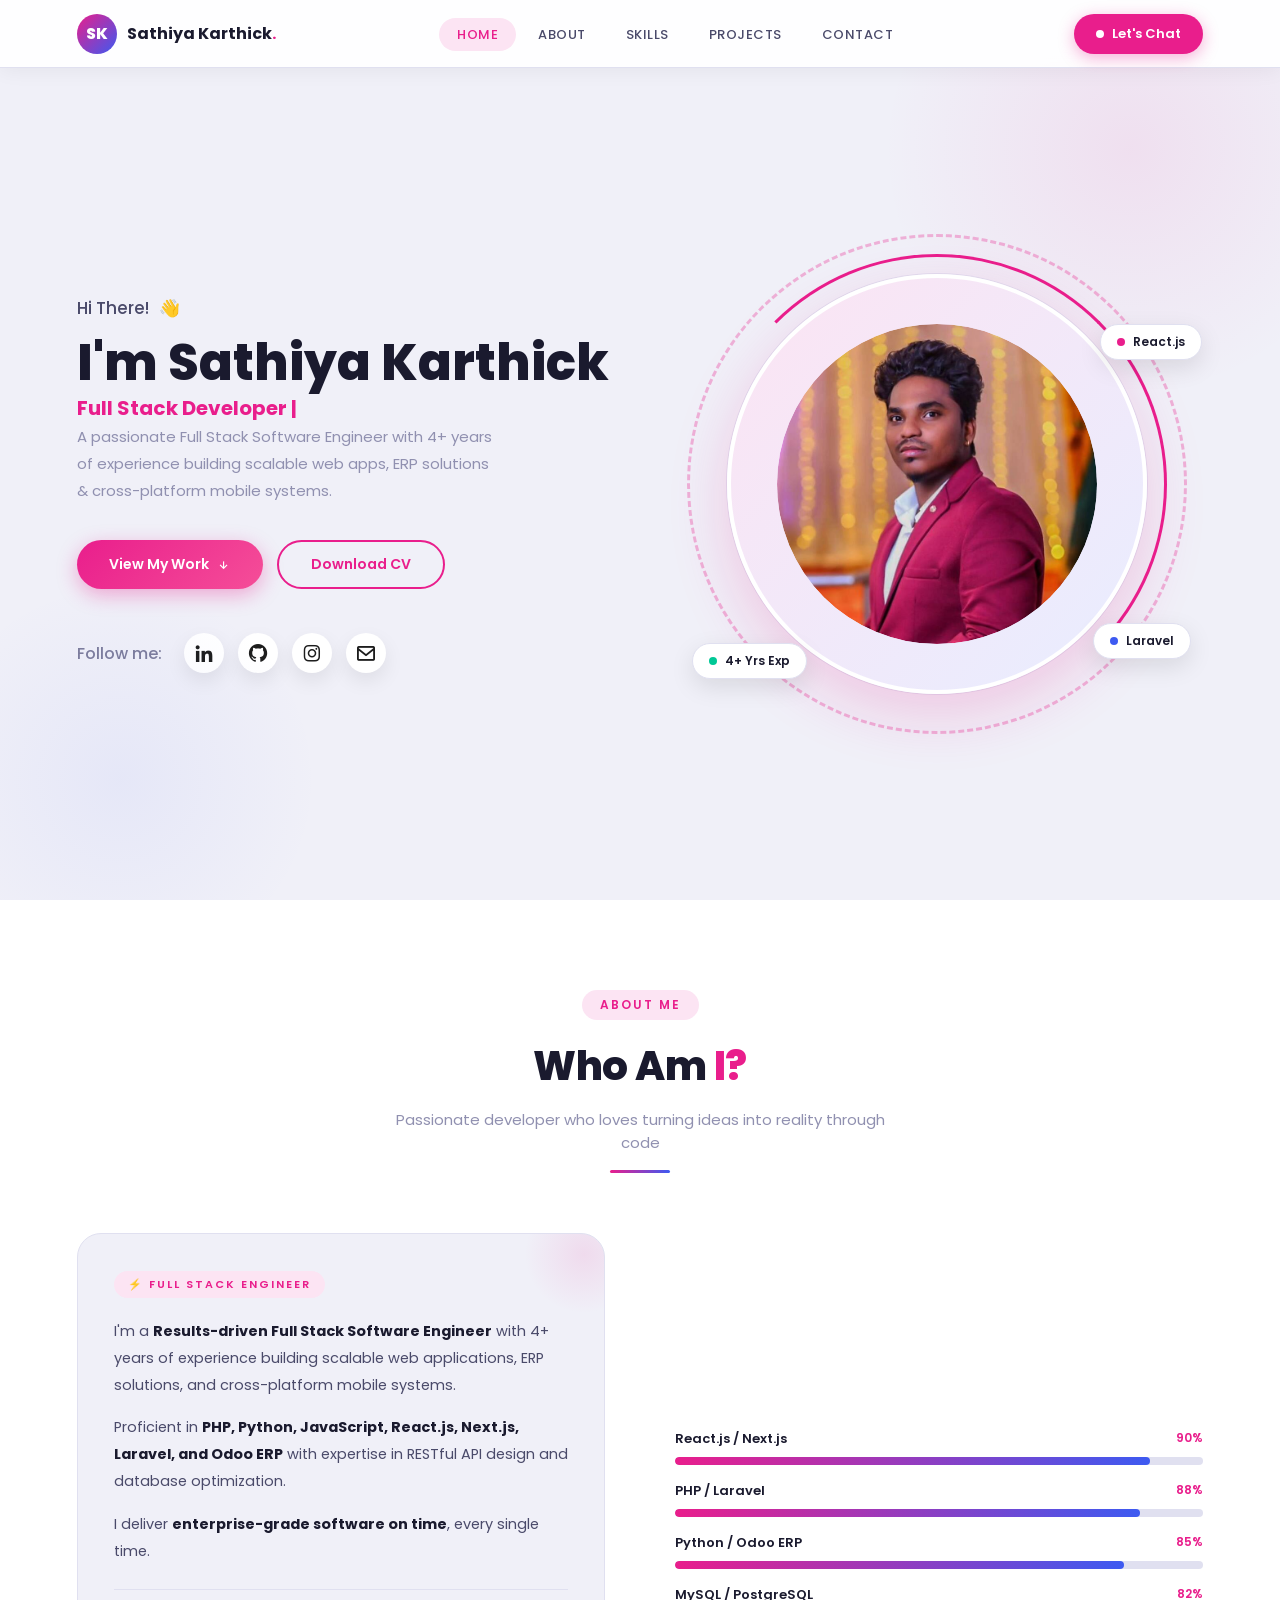
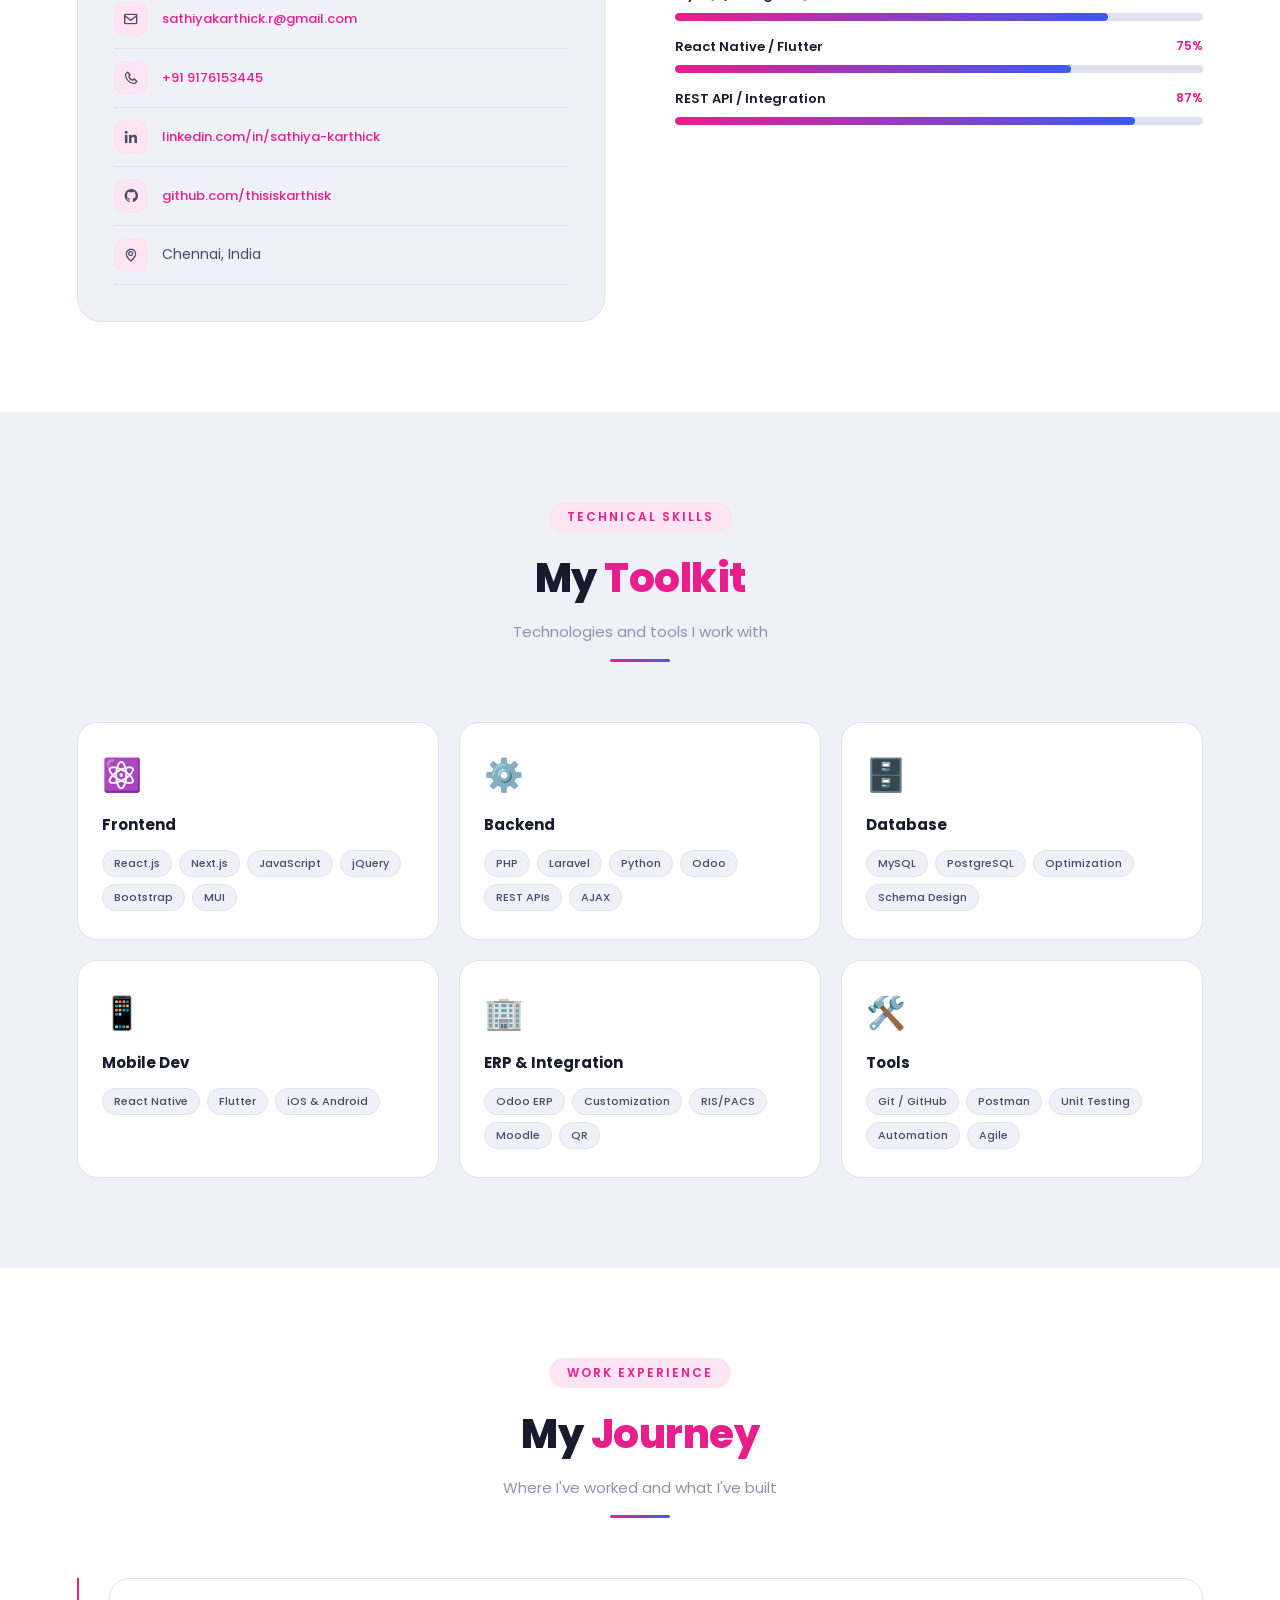
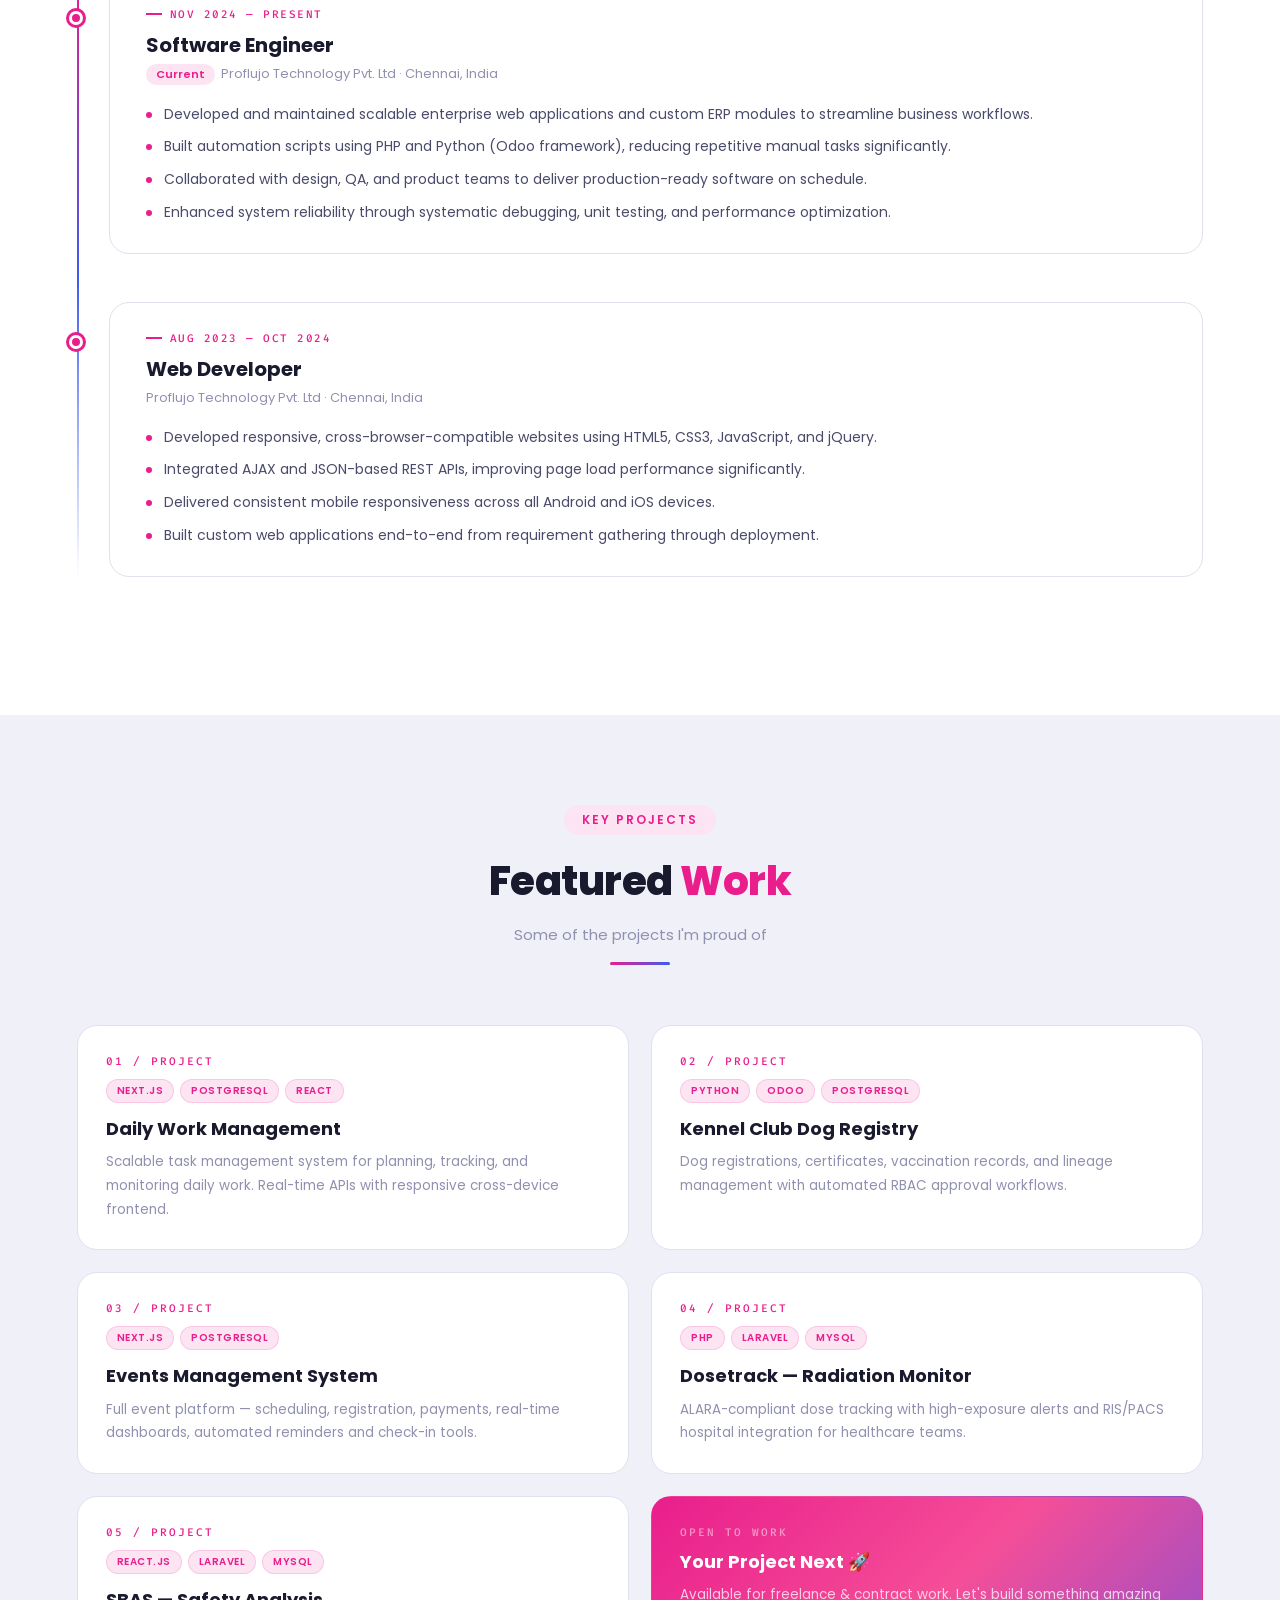
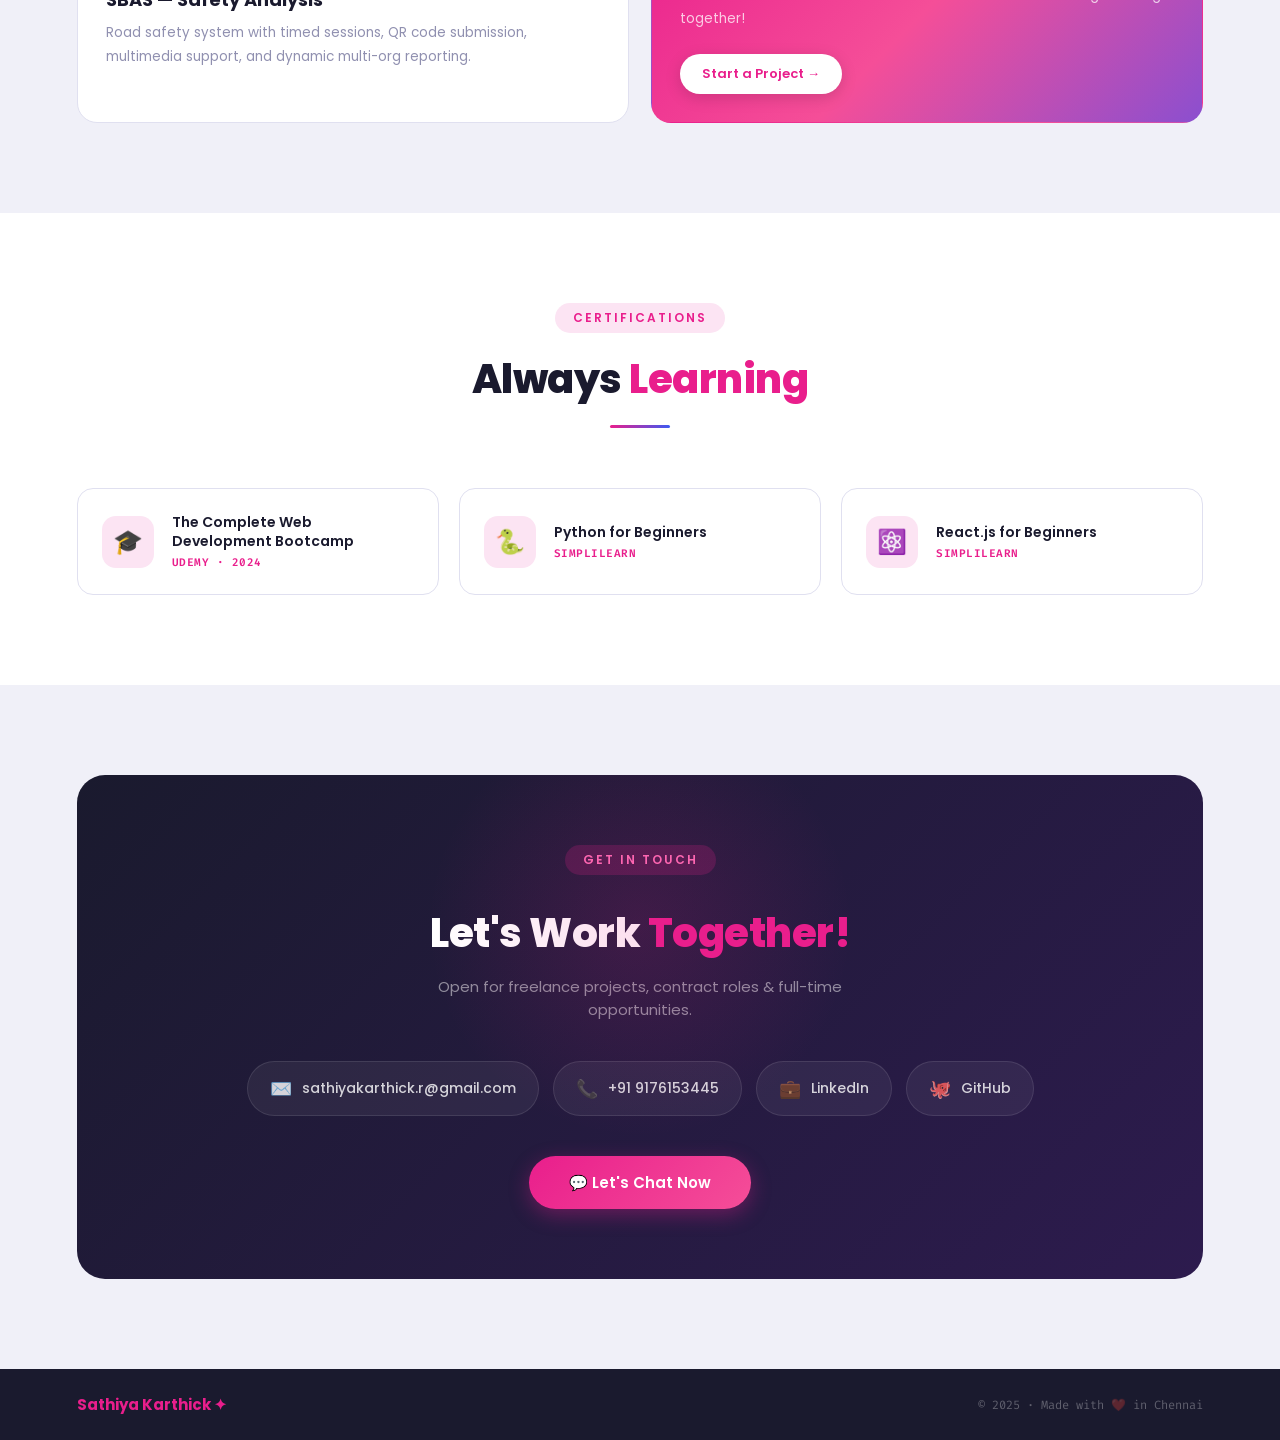
<file: index.html>
<!-- <!DOCTYPE html>
<html lang="en">

<head>
  <meta charset="utf-8">
  <meta content="width=device-width, initial-scale=1.0" name="viewport">
  <title></title>
  <meta name="description" content="">
  <meta name="keywords" content="">

  Favicons
  <link href="assets/img/favicon.png" rel="icon">
  <link href="assets/img/apple-touch-icon.png" rel="apple-touch-icon">

  Fonts
  <link href="https://fonts.googleapis.com" rel="preconnect">
  <link href="https://fonts.gstatic.com" rel="preconnect" crossorigin>
  <link href="https://fonts.googleapis.com/css2?family=Roboto:ital,wght@0,100;0,300;0,400;0,500;0,700;0,900;1,100;1,300;1,400;1,500;1,700;1,900&family=Poppins:ital,wght@0,100;0,200;0,300;0,400;0,500;0,600;0,700;0,800;0,900;1,100;1,200;1,300;1,400;1,500;1,600;1,700;1,800;1,900&family=Raleway:ital,wght@0,100;0,200;0,300;0,400;0,500;0,600;0,700;0,800;0,900;1,100;1,200;1,300;1,400;1,500;1,600;1,700;1,800;1,900&display=swap" rel="stylesheet">

  Vendor CSS Files
  <link href="assets/vendor/bootstrap/css/bootstrap.min.css" rel="stylesheet">
  <link href="assets/vendor/bootstrap-icons/bootstrap-icons.css" rel="stylesheet">
  <link href="assets/vendor/aos/aos.css" rel="stylesheet">
  <link href="assets/vendor/swiper/swiper-bundle.min.css" rel="stylesheet">
  <link href="assets/vendor/glightbox/css/glightbox.min.css" rel="stylesheet">

  Main CSS File
  <link href="assets/css/main.css" rel="stylesheet">
</head>

<body class="index-page">

  Header Including
  <div id="header-placeholder"></div>

  <main class="main">

    Hero Section
    <section id="hero" class="hero section">

      <div class="container" data-aos="fade-up" data-aos-delay="100">

        <div class="row gy-4 align-items-center">
          <div class="col-lg-6 order-2 order-lg-1">
            <div class="hero-content">
              <h1 data-aos="fade-up" data-aos-delay="200">Hello, I'm <span class="highlight">Sathiya Karthick</span></h1>
              <h2 data-aos="fade-up" data-aos-delay="300">Creative <span class="typed" data-typed-items="Software Engineer, Web Developer , UI/UX Designer"></span></h2>
              <p data-aos="fade-up" data-aos-delay="400">I build modern, scalable web applications with a strong focus on performance, usability, and clean code.</p>
              <div class="hero-actions" data-aos="fade-up" data-aos-delay="500">
                <a href="portfolio.html" class="btn btn-primary">View My Work</a>
                <a href="contact.html" class="btn btn-outline">Get In Touch</a>
              </div>
              <div class="social-links" data-aos="fade-up" data-aos-delay="600">
                <a href="mailto:sathiyakarthick.r@gmail.com"><i class="bi bi-envelope"></i></a>
                <a href="https://www.linkedin.com/in/sathiya-karthick/"><i class="bi bi-linkedin"></i></a>
                <a href="https://github.com/thisiskarthisk"><i class="bi bi-github"></i></a>
                <a href="https://www.instagram.com/_karthi___sk/"><i class="bi bi-instagram"></i></a>
              </div>
            </div>
          </div>
          <div class="col-lg-6 order-1 order-lg-2">
            <div class="hero-image" data-aos="zoom-in" data-aos-delay="300">
              <div class="image-wrapper">
                <img src="assets/img/profile/profile_img_crop.jpg" alt="Sarah Mitchell" class="img-fluid">
                <div class="floating-elements">
                  <div class="floating-card design" data-aos="fade-left" data-aos-delay="700">
                    <i class="bi bi-palette"></i>
                    <span>UI/UX Design</span>
                  </div>
                  <div class="floating-card code" data-aos="fade-right" data-aos-delay="800">
                    <i class="bi bi-code-slash"></i>
                    <span>Web Development</span>
                  </div>
                  <div class="floating-card creativity" data-aos="fade-up" data-aos-delay="900">
                    <i class="bi bi-lightbulb"></i>
                    <span>Ideas</span>
                  </div>
                </div>
              </div>
            </div>
          </div>
        </div>

      </div>

    </section>

  </main>

  Footer Including
  <div id="footer-placeholder"></div>

  Scroll Top
  <a href="#" id="scroll-top" class="scroll-top d-flex align-items-center justify-content-center"><i class="bi bi-arrow-up-short"></i></a>

  Preloader
  <div id="preloader"></div>

  <script src="assets/vendor/bootstrap/js/bootstrap.bundle.min.js"></script>
  <script src="assets/vendor/php-email-form/validate.js"></script>
  <script src="assets/vendor/aos/aos.js"></script>
  <script src="assets/vendor/typed.js/typed.umd.js"></script>
  <script src="assets/vendor/waypoints/noframework.waypoints.js"></script>
  <script src="assets/vendor/purecounter/purecounter_vanilla.js"></script>
  <script src="assets/vendor/swiper/swiper-bundle.min.js"></script>
  <script src="assets/vendor/imagesloaded/imagesloaded.pkgd.min.js"></script>
  <script src="assets/vendor/isotope-layout/isotope.pkgd.min.js"></script>
  <script src="assets/vendor/glightbox/js/glightbox.min.js"></script>
  <script src="https://code.jquery.com/jquery-3.6.0.min.js"></script>

  <script src="assets/js/main.js"></script>
  <script src="assets/js/include.js"></script>

</body>

</html> -->




<!DOCTYPE html>
<html lang="en">
<head>
<meta charset="UTF-8">
<meta name="viewport" content="width=device-width, initial-scale=1.0">
<title>Sathiya Karthick | Full Stack Developer</title>
<link href="https://fonts.googleapis.com/css2?family=Poppins:wght@300;400;500;600;700;800;900&family=Fira+Code:wght@400;500&display=swap" rel="stylesheet">
<link href='https://unpkg.com/boxicons@2.1.4/css/boxicons.min.css' rel='stylesheet'>
<style>

/* ===== ROOT ===== */
:root {
  --pink:    #e91e8c;
  --pink2:   #ff2d9b;
  --pink-lt: #fce4f3;
  --blue:    #3d5af1;
  --gray:    #f0f0f8;
  --dark:    #1a1a2e;
  --body:    #4a4a6a;
  --muted:   #9090b0;
  --white:   #ffffff;
  --border:  #e0e0f0;
}

*, *::before, *::after { box-sizing: border-box; margin: 0; padding: 0; }
html { scroll-behavior: smooth; }

body {
  font-family: 'Poppins', sans-serif;
  background: var(--gray);
  color: var(--dark);
  overflow-x: hidden;
}

a { text-decoration: none; color: inherit; }

::-webkit-scrollbar { width: 5px; }
::-webkit-scrollbar-track { background: var(--gray); }
::-webkit-scrollbar-thumb { background: var(--pink); border-radius: 10px; }

/* ===== NAV ===== */
nav {
  position: fixed; top: 0; left: 0; right: 0;
  z-index: 1000;
  background: rgba(255,255,255,0.92);
  backdrop-filter: blur(14px);
  border-bottom: 1px solid var(--border);
  padding: 0 6%;
  height: 68px;
  display: flex; align-items: center; justify-content: space-between;
  box-shadow: 0 2px 20px rgba(0,0,0,0.06);
}

.nav-logo {
  display: flex; align-items: center; gap: 10px;
}
.logo-icon {
  width: 40px; height: 40px; border-radius: 50%;
  background: linear-gradient(135deg, var(--pink), var(--blue));
  display: flex; align-items: center; justify-content: center;
  font-size: 16px; font-weight: 800; color: white;
  letter-spacing: -0.5px;
}
.logo-text {
  font-size: 16px; font-weight: 700; color: var(--dark);
}
.logo-text span { color: var(--pink); }

.nav-links {
  display: flex; align-items: center; gap: 4px; list-style: none;
}
.nav-links a {
  padding: 7px 18px; border-radius: 30px;
  font-size: 13px; font-weight: 500;
  color: var(--body); transition: all 0.25s;
  text-transform: uppercase; letter-spacing: 0.5px;
}
.nav-links a:hover, .nav-links a.active {
  color: var(--pink);
  background: var(--pink-lt);
}
.nav-chat {
  display: flex; align-items: center; gap: 8px;
  padding: 10px 22px; border-radius: 30px;
  background: var(--pink); color: white;
  font-size: 13px; font-weight: 600;
  transition: all 0.25s; cursor: pointer; border: none;
  box-shadow: 0 4px 16px rgba(233,30,140,0.35);
}
.nav-chat:hover { background: var(--pink2); transform: translateY(-2px); box-shadow: 0 8px 24px rgba(233,30,140,0.4); }
.chat-dot { width: 8px; height: 8px; border-radius: 50%; background: #fff; animation: blink 1.4s ease-in-out infinite; }
@keyframes blink { 0%,100%{opacity:1} 50%{opacity:0.3} }

/* Ham */
.ham { display: none; flex-direction: column; gap: 5px; cursor: pointer; background: none; border: none; }
.ham span { display: block; width: 22px; height: 2px; background: var(--dark); border-radius: 2px; transition: all .3s; }
.ham.open span:nth-child(1){ transform: translateY(7px) rotate(45deg); }
.ham.open span:nth-child(2){ opacity: 0; }
.ham.open span:nth-child(3){ transform: translateY(-7px) rotate(-45deg); }

.mob-nav {
  display: none; position: fixed; top: 68px; left: 0; right: 0;
  background: white; border-bottom: 1px solid var(--border);
  flex-direction: column; padding: 12px 6% 20px; gap: 4px; z-index: 999;
  box-shadow: 0 8px 32px rgba(0,0,0,0.1);
}
.mob-nav.show { display: flex; }
.mob-nav a { padding: 10px 14px; border-radius: 10px; font-size: 14px; font-weight: 500; color: var(--body); transition: background .2s; }
.mob-nav a:hover { background: var(--pink-lt); color: var(--pink); }
.mob-nav .m-chat { background: var(--pink); color: white; text-align: center; border-radius: 10px; padding: 12px; font-weight: 600; margin-top: 8px; }

/* ===== HERO ===== */
.hero {
  min-height: 100vh;
  padding: 68px 6% 0;
  display: flex; align-items: center;
  background: var(--gray);
  position: relative; overflow: hidden;
}

/* Decorative circles background */
.hero::before {
  content: '';
  position: absolute; top: -100px; right: -100px;
  width: 500px; height: 500px; border-radius: 50%;
  background: radial-gradient(circle, rgba(233,30,140,0.08) 0%, transparent 70%);
  pointer-events: none;
}
.hero::after {
  content: '';
  position: absolute; bottom: -80px; left: -80px;
  width: 400px; height: 400px; border-radius: 50%;
  background: radial-gradient(circle, rgba(61,90,241,0.06) 0%, transparent 70%);
  pointer-events: none;
}

.hero-inner {
  max-width: 1200px; margin: 0 auto; width: 100%;
  display: grid; grid-template-columns: 1fr 1fr;
  gap: 60px; align-items: center;
  min-height: calc(100vh - 68px);
  padding: 60px 0;
}

/* LEFT */
.hero-left {}
.hero-greeting {
  font-size: 17px; 
  font-weight: 500;
  color: var(--body); 
  margin-bottom: 12px;
  display: flex; 
  align-items: 
  center; gap: 10px;
}
.wave { display: inline-block; animation: wave 2.5s ease-in-out infinite; transform-origin: 70% 70%; }
@keyframes wave {
  0%,60%,100%{transform:rotate(0)} 10%,30%{transform:rotate(-20deg)} 20%{transform:rotate(14deg)} 40%{transform:rotate(-4deg)} 50%{transform:rotate(10deg)}
}

.hero-name{
  font-size: clamp(30px,4vw,50px);
  font-weight: 800;
  line-height: 1.2;
  white-space: nowrap;
}

.hero-role{
  font-size: 20px;
  font-weight: 700;
  color: var(--pink);
  min-height: 28px;
}

/* typing cursor */
.typing::after{
  content:"|";
  margin-left:4px;
  animation: blink 1s infinite;
}

@keyframes blink{
  0%,100%{opacity:1}
  50%{opacity:0}
}


.role-line {
  display: inline-block; width: 40px; height: 2px;
  background: linear-gradient(to right, var(--pink), var(--blue));
  border-radius: 2px;
}

.hero-desc {
  font-size: 15px; color: var(--muted);
  line-height: 1.8; max-width: 420px;
  margin-bottom: 36px;
}

.hero-btns {
  display: flex; gap: 14px; flex-wrap: wrap;
  margin-bottom: 44px;
}

.btn-pink {
  padding: 13px 32px; border-radius: 30px;
  background: linear-gradient(135deg, var(--pink), #f54e98);
  color: white; font-size: 14px; font-weight: 600;
  border: none; cursor: pointer;
  box-shadow: 0 6px 20px rgba(233,30,140,0.35);
  transition: all 0.25s;
  display: inline-flex; align-items: center; gap: 8px;
}
.btn-pink:hover { transform: translateY(-3px); box-shadow: 0 10px 28px rgba(233,30,140,0.45); }

.btn-outline-pink {
  padding: 12px 32px; border-radius: 30px;
  background: transparent; color: var(--pink);
  font-size: 14px; font-weight: 600;
  border: 2px solid var(--pink);
  cursor: pointer; transition: all 0.25s;
  display: inline-flex; align-items: center; gap: 8px;
}
.btn-outline-pink:hover { background: var(--pink); color: white; transform: translateY(-3px); }

/* .hero-socials {
  display: flex; gap: 12px; align-items: center;
}


.social-label { font-size: 12px; color: var(--muted); margin-right: 4px; font-weight: 500; }
.s-ico {
  width: 36px; height: 36px; border-radius: 50%;
  background: white; border: 1.5px solid var(--border);
  display: flex; align-items: center; justify-content: center;
  font-size: 15px; transition: all 0.25s; cursor: pointer;
  box-shadow: 0 2px 10px rgba(0,0,0,0.06);
}
.s-ico:hover { border-color: var(--pink); transform: translateY(-3px); background: var(--pink-lt); } */

.hero-socials{
  display: flex;
  align-items: center;
  gap: 14px;
  margin-top: 24px;
  flex-wrap: wrap;
}

.social-label{
  font-size: 16px;
  font-weight: 500;
  color: #7d7d9c;
  margin-right: 8px;
}

.s-ico{
  width: 40px;
  height: 40px;
  border-radius: 50%;
  background: #fff;
  color: #1d1d1d;
  display: flex;
  align-items: center;
  justify-content: center;
  text-decoration: none;
  font-size: 22px;
  box-shadow: 0 8px 20px rgba(0,0,0,0.08);
  transition: all 0.3s ease;
}

.s-ico:hover{
  transform: translateY(-4px);
  color: #ff1493;
  box-shadow: 0 12px 24px rgba(255, 20, 147, 0.18);
}

/* RIGHT — Avatar placeholder */
.hero-right {
  display: flex; align-items: center; justify-content: center;
  position: relative;
}

.avatar-wrap {
  position: relative;
  /* width: 340px;
  height: 340px; */
  width: 500px;
  height: 500px;
}

/* Rotating ring */
.ring-outer {
  position: absolute; inset: 0;
  border-radius: 50%;
  border: 3px dashed rgba(233,30,140,0.3);
  animation: spin 18s linear infinite;
}
@keyframes spin { from{transform:rotate(0)} to{transform:rotate(360deg)} }

.ring-inner {
  position: absolute; inset: 20px;
  border-radius: 50%;
  border: 3px solid transparent;
  border-top-color: var(--pink);
  border-right-color: var(--pink);
  animation: spin 8s linear infinite reverse;
}

/* Center circle */
.avatar-circle {
  position: absolute; inset: 40px;
  border-radius: 50%;
  background: linear-gradient(135deg, #fce4f3, #e8edff);
  border: 4px solid white;
  box-shadow: 0 20px 60px rgba(233,30,140,0.2), 0 0 0 1px var(--border);
  display: flex; align-items: center; justify-content: center;
  flex-direction: column; gap: 8px;
  overflow: hidden;
}

/* Code initials inside avatar */
/* .avatar-initials {
  font-family: 'Fira Code', monospace;
  font-size: 13px; font-weight: 500;
  color: var(--pink); text-align: center;
  line-height: 1.8; padding: 0 16px;
} */


.avatar-initials{
  width: 320px;
  height: 320px;
  border-radius: 50%;
  overflow: hidden;
}

.img-logo{
  width: 100%;
  height: 100%;
  object-fit: cover;
  object-position: 55% 1%;
  border-radius: 50%;
  display: block;
}



.av-tag { color: var(--blue); }
.av-val { color: var(--dark); font-size: 22px; font-weight: 800; font-family: 'Poppins', sans-serif; }
.av-role { font-size: 10px; color: var(--muted); }

/* Floating badges */
.f-badge {
  position: absolute; background: white;
  border-radius: 30px; padding: 8px 16px;
  box-shadow: 0 8px 24px rgba(0,0,0,0.1);
  border: 1px solid var(--border);
  display: flex; align-items: center; gap: 8px;
  font-size: 12px; font-weight: 600; color: var(--dark);
  white-space: nowrap;
  animation: float 3s ease-in-out infinite;
}
.f-badge.b1 { top: 90px; right: -15px; animation-delay: 0s; }
.f-badge.b2 { bottom: 55px; left: 5px; animation-delay: 1s; }
.f-badge.b3 { bottom: 75px; right: -4px; animation-delay: 2s; }
.f-badge-dot { width: 8px; height: 8px; border-radius: 50%; background: var(--pink); }
.f-badge-dot.green { background: #00c896; }
.f-badge-dot.blue { background: var(--blue); }

@keyframes float {
  0%,100%{ transform: translateY(0); }
  50%{ transform: translateY(-8px); }
}

/* ===== STATS BAR ===== */
.stats-bar {
  background: white;
  border-top: 1px solid var(--border);
  border-bottom: 1px solid var(--border);
  padding: 28px 6%;
}
.stats-inner {
  max-width: 1200px; margin: 0 auto;
  display: grid; grid-template-columns: repeat(4, 1fr);
  gap: 20px;
}
.stat-item {
  text-align: center; padding: 0 20px;
  border-right: 1px solid var(--border);
}
.stat-item:last-child { border-right: none; }
.stat-n {
  font-size: 38px; font-weight: 800;
  background: linear-gradient(135deg, var(--pink), var(--blue));
  -webkit-background-clip: text; -webkit-text-fill-color: transparent;
  line-height: 1; margin-bottom: 6px;
}
.stat-l { font-size: 12px; color: var(--muted); font-weight: 500; text-transform: uppercase; letter-spacing: 1px; }

/* ===== SECTION BASE ===== */
.section { padding: 90px 6%; }
.section-alt { background: white; }
.sec-inner { max-width: 1200px; margin: 0 auto; }

.sec-top { text-align: center; margin-bottom: 60px; }
.sec-badge {
  display: inline-block;
  background: var(--pink-lt); color: var(--pink);
  font-size: 12px; font-weight: 600; letter-spacing: 2px;
  text-transform: uppercase; padding: 6px 18px; border-radius: 30px;
  margin-bottom: 16px;
}
.sec-title {
  font-size: clamp(28px, 4vw, 40px); font-weight: 800;
  color: var(--dark); letter-spacing: -0.5px;
  margin-bottom: 12px;
}
.sec-title span { color: var(--pink); }
.sec-sub { font-size: 15px; color: var(--muted); max-width: 500px; margin: 0 auto; }
.sec-line {
  width: 60px; height: 3px;
  background: linear-gradient(to right, var(--pink), var(--blue));
  border-radius: 2px; margin: 16px auto 0;
}

/* ===== ABOUT ===== */
.about-grid {
  display: grid; grid-template-columns: 1fr 1fr;
  gap: 70px; align-items: center;
}
.about-card {
  background: var(--gray); border-radius: 24px;
  padding: 36px; border: 1px solid var(--border);
  position: relative; overflow: hidden;
}
.about-card::before {
  content: '';
  position: absolute; top: -40px; right: -40px;
  width: 120px; height: 120px; border-radius: 50%;
  background: radial-gradient(circle, rgba(233,30,140,0.1) 0%, transparent 70%);
}
.about-tag {
  display: inline-flex; align-items: center; gap: 8px;
  background: var(--pink-lt); color: var(--pink);
  font-size: 11px; font-weight: 600; letter-spacing: 2px;
  text-transform: uppercase; padding: 5px 14px; border-radius: 30px;
  margin-bottom: 20px;
}
.about-p { font-size: 14.5px; color: var(--body); line-height: 1.85; margin-bottom: 16px; }
.about-p strong { color: var(--dark); }

.info-rows { margin-top: 24px; display: flex; flex-direction: column; gap: 0; }

.i-row {
  display: flex; align-items: center; gap: 14px;
  padding: 12px 0; border-bottom: 1px solid var(--border);
  font-size: 14px; color: var(--body);
}
.i-row:first-child { border-top: 1px solid var(--border); }
.i-ico {
  width: 34px; height: 34px; flex-shrink: 0; border-radius: 10px;
  background: var(--pink-lt); display: flex; align-items: center; justify-content: center; font-size: 16px;
}
.i-row a { color: var(--pink); font-weight: 500; font-size: 13px; }

.about-right { display: flex; flex-direction: column; gap: 16px; }
.skill-bar-item {}
.sb-head { display: flex; justify-content: space-between; margin-bottom: 8px; }
.sb-name { font-size: 13px; font-weight: 600; color: var(--dark); }
.sb-pct { font-size: 12px; color: var(--pink); font-weight: 600; }
.sb-track {
  height: 8px; background: var(--border); border-radius: 10px; overflow: hidden;
}
.sb-fill {
  height: 100%; border-radius: 10px;
  background: linear-gradient(to right, var(--pink), var(--blue));
  width: 0; transition: width 1.2s ease;
}

/* ===== SKILLS ===== */
.skills-grid {
  display: grid; grid-template-columns: repeat(3, 1fr);
  gap: 20px;
}
.sk-card {
  background: white; border-radius: 20px;
  padding: 28px 24px; border: 1.5px solid var(--border);
  transition: all 0.3s; position: relative; overflow: hidden;
}
.sk-card::after {
  content: '';
  position: absolute; bottom: 0; left: 0; right: 0; height: 3px;
  background: linear-gradient(to right, var(--pink), var(--blue));
  transform: scaleX(0); transition: transform 0.3s; transform-origin: left;
}
.sk-card:hover { transform: translateY(-6px); box-shadow: 0 16px 48px rgba(233,30,140,0.12); border-color: rgba(233,30,140,0.3); }
.sk-card:hover::after { transform: scaleX(1); }
.sk-ico { font-size: 32px; margin-bottom: 14px; }
.sk-name { font-size: 15px; font-weight: 700; color: var(--dark); margin-bottom: 14px; }
.sk-chips { display: flex; flex-wrap: wrap; gap: 7px; }
.chip {
  font-size: 11px; font-weight: 500; padding: 4px 11px; border-radius: 20px;
  background: var(--gray); border: 1px solid var(--border);
  color: var(--body); transition: all 0.2s;
}
.sk-card:hover .chip { background: var(--pink-lt); border-color: rgba(233,30,140,0.2); color: var(--pink); }

/* ===== EXPERIENCE ===== */
.exp-timeline { position: relative; padding-left: 32px; }
.exp-timeline::before {
  content: ''; position: absolute; left: 0; top: 0; bottom: 0;
  width: 2px;
  background: linear-gradient(to bottom, var(--pink), var(--blue), transparent);
}
.exp-item {
  position: relative; margin-bottom: 48px;
  background: white; border-radius: 20px; padding: 28px 28px 28px 36px;
  border: 1.5px solid var(--border);
  transition: box-shadow 0.3s, border-color 0.3s;
}
.exp-item:hover { box-shadow: 0 12px 40px rgba(233,30,140,0.1); border-color: rgba(233,30,140,0.25); }
.exp-dot {
  position: absolute; left: -41px; top: 32px;
  width: 14px; height: 14px; border-radius: 50%;
  background: var(--pink); border: 3px solid white;
  box-shadow: 0 0 0 3px var(--pink);
}
.exp-period {
  font-family: 'Fira Code', monospace;
  font-size: 11px; color: var(--pink); font-weight: 500;
  letter-spacing: 1.5px; text-transform: uppercase; margin-bottom: 8px;
  display: flex; align-items: center; gap: 8px;
}
.exp-period::before {
  content: ''; display: block; width: 16px; height: 1.5px;
  background: var(--pink);
}
.exp-role { font-size: 20px; font-weight: 700; color: var(--dark); margin-bottom: 4px; }
.exp-co { font-size: 13px; color: var(--muted); margin-bottom: 18px; display: flex; align-items: center; gap: 6px; }
.co-badge {
  display: inline-block; padding: 2px 10px; border-radius: 20px;
  background: var(--pink-lt); color: var(--pink);
  font-size: 11px; font-weight: 600;
}
.exp-pts { list-style: none; display: flex; flex-direction: column; gap: 9px; }
.exp-pts li {
  font-size: 14px; color: var(--body); line-height: 1.7;
  padding-left: 18px; position: relative;
}
.exp-pts li::before {
  content: ''; position: absolute; left: 0; top: 9px;
  width: 6px; height: 6px; border-radius: 50%; background: var(--pink);
}

/* ===== PROJECTS ===== */
.proj-grid {
  display: grid; grid-template-columns: repeat(2, 1fr);
  gap: 22px;
}
.proj-card {
  background: white; border-radius: 20px; padding: 28px;
  border: 1.5px solid var(--border);
  transition: all 0.3s; position: relative; overflow: hidden;
}
.proj-card::before {
  content: '';
  position: absolute; top: 0; left: 0; right: 0; height: 4px;
  background: linear-gradient(to right, var(--pink), var(--blue));
  opacity: 0; transition: opacity 0.3s;
}
.proj-card:hover { transform: translateY(-6px); box-shadow: 0 16px 48px rgba(0,0,0,0.1); border-color: rgba(233,30,140,0.25); }
.proj-card:hover::before { opacity: 1; }
.proj-num {
  font-family: 'Fira Code', monospace;
  font-size: 11px; color: var(--pink); font-weight: 500;
  letter-spacing: 2px; margin-bottom: 10px;
}
.proj-tags { display: flex; flex-wrap: wrap; gap: 6px; margin-bottom: 14px; }
.p-tag {
  font-size: 10px; font-weight: 600; padding: 3px 10px; border-radius: 20px;
  background: var(--pink-lt); color: var(--pink);
  border: 1px solid rgba(233,30,140,0.15);
  text-transform: uppercase; letter-spacing: 0.5px;
}
.proj-name { font-size: 18px; font-weight: 700; color: var(--dark); margin-bottom: 10px; line-height: 1.3; }
.proj-desc { font-size: 13.5px; color: var(--muted); line-height: 1.75; }

/* CTA card */
.proj-cta {
  background: linear-gradient(135deg, var(--pink) 0%, #f54e98 50%, #8b4fcf 100%);
  border-color: transparent;
}
.proj-cta:hover { box-shadow: 0 16px 48px rgba(233,30,140,0.35); }
.proj-cta::before { display: none; }
.proj-cta .proj-name { color: white; }
.proj-cta .proj-desc { color: rgba(255,255,255,0.75); }
.proj-cta .proj-num { color: rgba(255,255,255,0.5); }
.proj-cta .btn-pink { background: white; color: var(--pink); box-shadow: 0 4px 16px rgba(0,0,0,0.15); }
.proj-cta .btn-pink:hover { background: #f5f5f5; }

/* ===== CERTS ===== */
.cert-grid { display: grid; grid-template-columns: repeat(3, 1fr); gap: 20px; }
.cert-card {
  background: white; border-radius: 16px; padding: 24px;
  border: 1.5px solid var(--border);
  display: flex; align-items: center; gap: 18px;
  transition: all 0.3s;
}
.cert-card:hover { border-color: var(--pink); transform: translateY(-4px); box-shadow: 0 12px 32px rgba(233,30,140,0.1); }
.cert-icon {
  width: 52px; height: 52px; flex-shrink: 0; border-radius: 14px;
  background: var(--pink-lt); display: flex; align-items: center; justify-content: center;
  font-size: 24px;
}
.cert-name { font-size: 14px; font-weight: 600; color: var(--dark); margin-bottom: 4px; line-height: 1.35; }
.cert-iss { font-size: 11px; color: var(--pink); font-weight: 600; font-family: 'Fira Code', monospace; letter-spacing: 0.5px; }

/* ===== CONTACT ===== */
.contact-wrap {
  background: linear-gradient(135deg, #1a1a2e 0%, #2d1b4e 100%);
  border-radius: 28px; padding: 70px 6%;
  text-align: center; position: relative; overflow: hidden;
}
.contact-wrap::before {
  content: '';
  position: absolute; top: -100px; left: 50%; transform: translateX(-50%);
  width: 500px; height: 500px; border-radius: 50%;
  background: radial-gradient(circle, rgba(233,30,140,0.15) 0%, transparent 60%);
  pointer-events: none;
}
.contact-wrap .sec-badge { background: rgba(233,30,140,0.2); color: #ff6eb5; }
.contact-wrap .sec-title { color: white; }
.contact-wrap .sec-sub { color: rgba(255,255,255,0.5); }
.contact-links {
  display: flex; justify-content: center; gap: 14px;
  flex-wrap: wrap; margin: 40px 0;
}
.c-pill {
  display: flex; align-items: center; gap: 10px;
  padding: 13px 22px; border-radius: 50px;
  border: 1px solid rgba(255,255,255,0.1);
  background: rgba(255,255,255,0.06);
  color: rgba(255,255,255,0.8); font-size: 14px; font-weight: 500;
  transition: all 0.25s;
}
.c-pill:hover { background: rgba(233,30,140,0.2); border-color: var(--pink); color: white; transform: translateY(-3px); }
.c-pill-ico { font-size: 18px; }

/* ===== FOOTER ===== */
footer {
  background: var(--dark); padding: 24px 6%;
  display: flex; align-items: center; justify-content: space-between;
}
.ft-l { font-size: 15px; font-weight: 700; color: var(--pink); }
.ft-r { font-size: 12px; color: rgba(255,255,255,0.3); font-family: 'Fira Code', monospace; }

/* ===== BACK TO TOP ===== */
.btt {
  position: fixed; bottom: 28px; right: 28px;
  width: 46px; height: 46px; border-radius: 50%;
  background: linear-gradient(135deg, var(--pink), #f54e98);
  color: white; border: none; cursor: pointer; font-size: 18px;
  display: flex; align-items: center; justify-content: center;
  box-shadow: 0 4px 20px rgba(233,30,140,0.4);
  opacity: 0; transform: translateY(12px);
  transition: opacity .3s, transform .3s;
  z-index: 500;
}
.btt.show { opacity: 1; transform: none; }
.btt:hover { transform: translateY(-3px) !important; }

/* ===== REVEAL ===== */
.rv { opacity: 0; transform: translateY(28px); transition: opacity .65s ease, transform .65s ease; }
.rv.on { opacity: 1; transform: none; }



/* ===== RESPONSIVE ===== */

@media (max-width: 960px) {
  .nav-links { display: none; }
  .nav-chat { display: none; }
  .ham { display: flex; }
  .hero-inner { grid-template-columns: 1fr; text-align: center; padding: 40px 0 60px; }
  .hero-desc { margin: 0 auto 36px; }
  .hero-btns { justify-content: center; }
  /* .hero-socials { justify-content: center; } */
  .hero-socials {
    flex-direction: row;
    justify-content: center;
  }

  .social-label {
    width: 100%;
    text-align: center;
    margin-right: 0;
    margin-bottom: 8px;
  }
  .hero-right { display: none; }
  .stats-inner { grid-template-columns: repeat(2, 1fr); }
  .about-grid { grid-template-columns: 1fr; gap: 40px; }
  .skills-grid { grid-template-columns: repeat(2, 1fr); }
  .proj-grid { grid-template-columns: 1fr; }
  .cert-grid { grid-template-columns: repeat(2, 1fr); }
  .hero-role { margin: 10px 0 20px; justify-content: center;}
  .hero-greeting { justify-content: center; }
  footer { flex-direction: column; gap: 10px; text-align: center; }
}
@media (max-width: 560px) {
  .hero-name { font-size: 36px; }
  .skills-grid { grid-template-columns: 1fr; }
  .cert-grid { grid-template-columns: 1fr; }
  .stats-inner { grid-template-columns: repeat(2, 1fr); }
  .hero-btns { flex-direction: column; align-items: center; }
  .section { padding: 64px 5%; }
  .hero-socials {
    gap: 10px;
    margin-top: 20px;
  }

  .s-ico {
    width: 44px;
    height: 44px;
    font-size: 18px;
  }

}

@media (max-width:768px){
  .hero-name{
    white-space: normal;
  }
}


</style>
</head>
<body>

<!-- NAV -->
<nav id="nav">
  <div class="nav-logo">
    <div class="logo-icon">SK</div>
    <div class="logo-text">Sathiya Karthick<span>.</span></div>
  </div>
  <ul class="nav-links">
    <li><a href="#hero" class="active">Home</a></li>
    <li><a href="#about">About</a></li>
    <li><a href="#skills">Skills</a></li>
    <li><a href="#projects">Projects</a></li>
    <li><a href="#contact">Contact</a></li>
  </ul>
  <a href="mailto:sathiyakarthick.r@gmail.com" class="nav-chat">
    <div class="chat-dot"></div> Let's Chat
  </a>
  <button class="ham" id="ham" onclick="tNav()" aria-label="menu">
    <span></span><span></span><span></span>
  </button>
</nav>

<!-- MOBILE NAV -->
<div class="mob-nav" id="mob">
  <a href="#hero" onclick="cNav()">Home</a>
  <a href="#about" onclick="cNav()">About</a>
  <a href="#skills" onclick="cNav()">Skills</a>
  <a href="#projects" onclick="cNav()">Projects</a>
  <a href="#contact" onclick="cNav()">Contact</a>
  <a href="mailto:sathiyakarthick.r@gmail.com" class="m-chat" onclick="cNav()">💬 Let's Chat</a>
</div>

<!-- HERO -->
<section id="hero" class="hero">
  <div class="hero-inner">
    <!-- LEFT -->
    <div class="hero-left">
      <div class="hero-greeting">
        Hi There! <span class="wave">👋</span>
      </div>
      <h1 class="hero-name pink">
        I'm Sathiya Karthick
      </h1>
      <div class="hero-role">
         <span class="typing"></span>
      </div>
      <p class="hero-desc">
        A passionate Full Stack Software Engineer with 4+ years of experience building scalable web apps, ERP solutions & cross-platform mobile systems.
      </p>
      <div class="hero-btns">
        <a href="#projects" class="btn-pink">View My Work <i class='bx bx-down-arrow-alt'></i></a>
        <a href="./assets/resume/Sk_Resume.pdf" target="_blank" class="btn-outline-pink">Download CV</a>
      </div>

      <div class="hero-socials">
        <span class="social-label">Follow me:</span>

        <a href="https://linkedin.com/in/sathiya-karthick" target="_blank" class="s-ico" aria-label="LinkedIn">
          <i class='bx bxl-linkedin'></i>
        </a>

        <a href="https://github.com/thisiskarthisk" target="_blank" class="s-ico" aria-label="GitHub">
          <i class='bx bxl-github'></i>
        </a>

        <a href="https://www.instagram.com/_karthi___sk/" target="_blank" class="s-ico" aria-label="Instagram">
          <i class='bx bxl-instagram'></i>
        </a>

        <a href="mailto:sathiyakarthick.r@gmail.com" class="s-ico" aria-label="Email">
          <i class='bx bx-envelope'></i>
        </a>
      </div>
    </div>

    <!-- RIGHT — Avatar -->
    <div class="hero-right">
      <div class="avatar-wrap">
        <div class="ring-outer"></div>
        <div class="ring-inner"></div>
        <div class="avatar-circle">
          <div class="avatar-initials">
            <img src="./assets/img/profile/profile_img_crop.jpg" class="img-logo" alt="Profile">
          </div>
        </div>
        <!-- Floating badges -->
        <div class="f-badge b1"><div class="f-badge-dot"></div> React.js</div>
        <div class="f-badge b2"><div class="f-badge-dot green"></div> 4+ Yrs Exp</div>
        <div class="f-badge b3"><div class="f-badge-dot blue"></div> Laravel</div>
      </div>
    </div>
  </div>
</section>

<!-- ABOUT -->
<section class="section section-alt" id="about">
  <div class="sec-inner">
    <div class="sec-top rv">
      <div class="sec-badge">About Me</div>
      <h2 class="sec-title">Who Am <span>I?</span></h2>
      <p class="sec-sub">Passionate developer who loves turning ideas into reality through code</p>
      <div class="sec-line"></div>
    </div>
    <div class="about-grid">
      <div class="about-card rv">
        <div class="about-tag">⚡ Full Stack Engineer</div>
        <p class="about-p">I'm a <strong>Results-driven Full Stack Software Engineer</strong> with 4+ years of experience building scalable web applications, ERP solutions, and cross-platform mobile systems.</p>
        <p class="about-p">Proficient in <strong>PHP, Python, JavaScript, React.js, Next.js, Laravel, and Odoo ERP</strong> with expertise in RESTful API design and database optimization.</p>
        <p class="about-p">I deliver <strong>enterprise-grade software on time</strong>, every single time.</p>
        <div class="info-rows">
          <div class="i-row">
            <div class="i-ico"><i class="bx bx-envelope"></i></div>
            <a href="mailto:sathiyakarthick.r@gmail.com" target="_blank">sathiyakarthick.r@gmail.com</a>
          </div>

          <div class="i-row">
            <div class="i-ico"><i class="bx bx-phone"></i></div>
            <a href="tel:+919176153445">+91 9176153445</a>
          </div>

          <div class="i-row">
            <div class="i-ico"><i class="bx bxl-linkedin"></i></div>
            <a href="https://linkedin.com/in/sathiya-karthick" target="_blank">linkedin.com/in/sathiya-karthick</a>
          </div>

          <div class="i-row">
            <div class="i-ico"><i class="bx bxl-github"></i></div>
            <a href="https://github.com/thisiskarthisk" target="_blank">github.com/thisiskarthisk</a>
          </div>

          <div class="i-row">
            <div class="i-ico"><i class="bx bx-map"></i></div>
            <span>Chennai, India</span>
          </div>

        </div>
      </div>

      <div class="about-right rv">
        <div class="skill-bar-item"><div class="sb-head"><span class="sb-name">React.js / Next.js</span><span class="sb-pct">90%</span></div><div class="sb-track"><div class="sb-fill" data-w="90"></div></div></div>
        <div class="skill-bar-item"><div class="sb-head"><span class="sb-name">PHP / Laravel</span><span class="sb-pct">88%</span></div><div class="sb-track"><div class="sb-fill" data-w="88"></div></div></div>
        <div class="skill-bar-item"><div class="sb-head"><span class="sb-name">Python / Odoo ERP</span><span class="sb-pct">85%</span></div><div class="sb-track"><div class="sb-fill" data-w="85"></div></div></div>
        <div class="skill-bar-item"><div class="sb-head"><span class="sb-name">MySQL / PostgreSQL</span><span class="sb-pct">82%</span></div><div class="sb-track"><div class="sb-fill" data-w="82"></div></div></div>
        <div class="skill-bar-item"><div class="sb-head"><span class="sb-name">React Native / Flutter</span><span class="sb-pct">75%</span></div><div class="sb-track"><div class="sb-fill" data-w="75"></div></div></div>
        <div class="skill-bar-item"><div class="sb-head"><span class="sb-name">REST API / Integration</span><span class="sb-pct">87%</span></div><div class="sb-track"><div class="sb-fill" data-w="87"></div></div></div>
      </div>
    </div>
  </div>
</section>

<!-- SKILLS -->
<section class="section" id="skills">
  <div class="sec-inner">
    <div class="sec-top rv">
      <div class="sec-badge">Technical Skills</div>
      <h2 class="sec-title">My <span>Toolkit</span></h2>
      <p class="sec-sub">Technologies and tools I work with</p>
      <div class="sec-line"></div>
    </div>
    <div class="skills-grid">
      <div class="sk-card rv"><div class="sk-ico">⚛️</div><div class="sk-name">Frontend</div><div class="sk-chips"><span class="chip">React.js</span><span class="chip">Next.js</span><span class="chip">JavaScript</span><span class="chip">jQuery</span><span class="chip">Bootstrap</span><span class="chip">MUI</span></div></div>
      <div class="sk-card rv"><div class="sk-ico">⚙️</div><div class="sk-name">Backend</div><div class="sk-chips"><span class="chip">PHP</span><span class="chip">Laravel</span><span class="chip">Python</span><span class="chip">Odoo</span><span class="chip">REST APIs</span><span class="chip">AJAX</span></div></div>
      <div class="sk-card rv"><div class="sk-ico">🗄️</div><div class="sk-name">Database</div><div class="sk-chips"><span class="chip">MySQL</span><span class="chip">PostgreSQL</span><span class="chip">Optimization</span><span class="chip">Schema Design</span></div></div>
      <div class="sk-card rv"><div class="sk-ico">📱</div><div class="sk-name">Mobile Dev</div><div class="sk-chips"><span class="chip">React Native</span><span class="chip">Flutter</span><span class="chip">iOS & Android</span></div></div>
      <div class="sk-card rv"><div class="sk-ico">🏢</div><div class="sk-name">ERP & Integration</div><div class="sk-chips"><span class="chip">Odoo ERP</span><span class="chip">Customization</span><span class="chip">RIS/PACS</span><span class="chip">Moodle</span><span class="chip">QR</span></div></div>
      <div class="sk-card rv"><div class="sk-ico">🛠️</div><div class="sk-name">Tools</div><div class="sk-chips"><span class="chip">Git / GitHub</span><span class="chip">Postman</span><span class="chip">Unit Testing</span><span class="chip">Automation</span><span class="chip">Agile</span></div></div>
    </div>
  </div>
</section>

<!-- EXPERIENCE -->
<section class="section section-alt" id="experience">
  <div class="sec-inner">
    <div class="sec-top rv">
      <div class="sec-badge">Work Experience</div>
      <h2 class="sec-title">My <span>Journey</span></h2>
      <p class="sec-sub">Where I've worked and what I've built</p>
      <div class="sec-line"></div>
    </div>
    <div class="exp-timeline">
      <div class="exp-item rv">
        <div class="exp-dot"></div>
        <div class="exp-period">Nov 2024 — Present</div>
        <div class="exp-role">Software Engineer</div>
        <div class="exp-co"><span class="co-badge">Current</span> Proflujo Technology Pvt. Ltd · Chennai, India</div>
        <ul class="exp-pts">
          <li>Developed and maintained scalable enterprise web applications and custom ERP modules to streamline business workflows.</li>
          <li>Built automation scripts using PHP and Python (Odoo framework), reducing repetitive manual tasks significantly.</li>
          <li>Collaborated with design, QA, and product teams to deliver production-ready software on schedule.</li>
          <li>Enhanced system reliability through systematic debugging, unit testing, and performance optimization.</li>
        </ul>
      </div>
      <div class="exp-item rv">
        <div class="exp-dot"></div>
        <div class="exp-period">Aug 2023 — Oct 2024</div>
        <div class="exp-role">Web Developer</div>
        <div class="exp-co">Proflujo Technology Pvt. Ltd · Chennai, India</div>
        <ul class="exp-pts">
          <li>Developed responsive, cross-browser-compatible websites using HTML5, CSS3, JavaScript, and jQuery.</li>
          <li>Integrated AJAX and JSON-based REST APIs, improving page load performance significantly.</li>
          <li>Delivered consistent mobile responsiveness across all Android and iOS devices.</li>
          <li>Built custom web applications end-to-end from requirement gathering through deployment.</li>
        </ul>
      </div>
    </div>
  </div>
</section>


<!-- PROJECTS -->
<section class="section" id="projects">
  <div class="sec-inner">
    <div class="sec-top rv">
      <div class="sec-badge">Key Projects</div>
      <h2 class="sec-title">Featured <span>Work</span></h2>
      <p class="sec-sub">Some of the projects I'm proud of</p>
      <div class="sec-line"></div>
    </div>

    <div class="proj-grid">
      <div class="proj-card rv">
        <div class="proj-num">01 / PROJECT</div>
        <div class="proj-tags"><span class="p-tag">Next.js</span><span class="p-tag">PostgreSQL</span><span class="p-tag">React</span></div>
        <div class="proj-name">Daily Work Management</div>
        <div class="proj-desc">Scalable task management system for planning, tracking, and monitoring daily work. Real-time APIs with responsive cross-device frontend.</div>
      </div>

      <div class="proj-card rv">
        <div class="proj-num">02 / PROJECT</div>
        <div class="proj-tags"><span class="p-tag">Python</span><span class="p-tag">Odoo</span><span class="p-tag">PostgreSQL</span></div>
        <div class="proj-name">Kennel Club Dog Registry</div>
        <div class="proj-desc">Dog registrations, certificates, vaccination records, and lineage management with automated RBAC approval workflows.</div>
      </div>

      <div class="proj-card rv">
        <div class="proj-num">03 / PROJECT</div>
        <div class="proj-tags"><span class="p-tag">Next.js</span><span class="p-tag">PostgreSQL</span></div>
        <div class="proj-name">Events Management System</div>
        <div class="proj-desc">Full event platform — scheduling, registration, payments, real-time dashboards, automated reminders and check-in tools.</div>
      </div>

      <div class="proj-card rv">
        <div class="proj-num">04 / PROJECT</div>
        <div class="proj-tags"><span class="p-tag">PHP</span><span class="p-tag">Laravel</span><span class="p-tag">MySQL</span></div>
        <div class="proj-name">Dosetrack — Radiation Monitor</div>
        <div class="proj-desc">ALARA-compliant dose tracking with high-exposure alerts and RIS/PACS hospital integration for healthcare teams.</div>
      </div>

      <div class="proj-card rv">
        <div class="proj-num">05 / PROJECT</div>
        <div class="proj-tags"><span class="p-tag">React.js</span><span class="p-tag">Laravel</span><span class="p-tag">MySQL</span></div>
        <div class="proj-name">SBAS — Safety Analysis</div>
        <div class="proj-desc">Road safety system with timed sessions, QR code submission, multimedia support, and dynamic multi-org reporting.</div>
      </div>

      <div class="proj-card proj-cta rv">
        <div class="proj-num">OPEN TO WORK</div>
        <div class="proj-name">Your Project Next 🚀</div>
        <div class="proj-desc" style="margin-bottom:24px">Available for freelance & contract work. Let's build something amazing together!</div>
        <a href="mailto:sathiyakarthick.r@gmail.com" class="btn-pink" style="display:inline-flex;font-size:13px;padding:10px 22px;">Start a Project →</a>
      </div>
      
    </div>
  </div>
</section>

<!-- CERTIFICATIONS -->
<section class="section section-alt" id="certs">
  <div class="sec-inner">
    <div class="sec-top rv">
      <div class="sec-badge">Certifications</div>
      <h2 class="sec-title">Always <span>Learning</span></h2>
      <div class="sec-line"></div>
    </div>
    <div class="cert-grid">
      <div class="cert-card rv"><div class="cert-icon">🎓</div><div><div class="cert-name">The Complete Web Development Bootcamp</div><div class="cert-iss">UDEMY · 2024</div></div></div>
      <div class="cert-card rv"><div class="cert-icon">🐍</div><div><div class="cert-name">Python for Beginners</div><div class="cert-iss">SIMPLILEARN</div></div></div>
      <div class="cert-card rv"><div class="cert-icon">⚛️</div><div><div class="cert-name">React.js for Beginners</div><div class="cert-iss">SIMPLILEARN</div></div></div>
    </div>
  </div>
</section>

<!-- CONTACT -->
<section class="section" id="contact">
  <div class="sec-inner">
    <div class="contact-wrap rv">
      <div class="sec-badge">Get In Touch</div>
      <h2 class="sec-title" style="color:white;margin-top:12px">Let's Work <span style="color:var(--pink)">Together!</span></h2>
      <p class="sec-sub">Open for freelance projects, contract roles & full-time opportunities.</p>
      <div class="contact-links">
        <a href="mailto:sathiyakarthick.r@gmail.com" target="_blank" class="c-pill"><span class="c-pill-ico">✉️</span> sathiyakarthick.r@gmail.com</a>
        <a href="tel:+919176153445" class="c-pill"><span class="c-pill-ico">📞</span> +91 9176153445</a>
        <a href="https://linkedin.com/in/sathiya-karthick" target="_blank" class="c-pill"><span class="c-pill-ico">💼</span> LinkedIn</a>
        <a href="https://github.com/thisiskarthisk" target="_blank" class="c-pill"><span class="c-pill-ico">🐙</span> GitHub</a>
      </div>
      <a href="mailto:sathiyakarthick.r@gmail.com" class="btn-pink" style="display:inline-flex;font-size:15px;padding:15px 40px;">
        💬 Let's Chat Now
      </a>
    </div>
  </div>
</section>

<!-- FOOTER -->
<footer>
  <div class="ft-l">Sathiya Karthick ✦</div>
  <div class="ft-r">© 2025 · Made with ❤️ in Chennai</div>
</footer>

<!-- BACK TO TOP -->
<button class="btt" id="btt" onclick="window.scrollTo({top:0,behavior:'smooth'})"><i class='bx bx-up-arrow-alt'></i></button>

<script>
// Nav scroll
window.addEventListener('scroll', () => {
  document.getElementById('btt').classList.toggle('show', window.scrollY > 400);
  // active nav
  const secs = document.querySelectorAll('section[id]');
  const links = document.querySelectorAll('.nav-links a');
  let cur = '';
  secs.forEach(s => { if (window.scrollY >= s.offsetTop - 120) cur = s.id; });
  links.forEach(a => a.classList.toggle('active', a.getAttribute('href') === '#' + cur));
});

// Mobile nav
function tNav() {
  document.getElementById('ham').classList.toggle('open');
  document.getElementById('mob').classList.toggle('show');
}
function cNav() {
  document.getElementById('ham').classList.remove('open');
  document.getElementById('mob').classList.remove('show');
}

// Scroll reveal
const obs = new IntersectionObserver(entries => {
  entries.forEach(e => {
    if (e.isIntersecting) {
      e.target.classList.add('on');
      // animate skill bars
      e.target.querySelectorAll('.sb-fill').forEach(b => b.style.width = b.dataset.w + '%');
      // animate counters
      e.target.querySelectorAll('.stat-n[data-target]').forEach(el => {
        const target = +el.dataset.target;
        const suffix = el.textContent.includes('%') ? '%' : '+';
        let count = 0;
        const step = Math.ceil(target / 40);
        const t = setInterval(() => {
          count = Math.min(count + step, target);
          el.textContent = count + suffix;
          if (count >= target) clearInterval(t);
        }, 35);
      });
      obs.unobserve(e.target);
    }
  });
}, { threshold: 0.12 });
document.querySelectorAll('.rv').forEach(el => obs.observe(el));

// Stagger cards
document.querySelectorAll('.sk-card').forEach((c,i) => c.style.transitionDelay = (i*.07)+'s');
document.querySelectorAll('.proj-card').forEach((c,i) => c.style.transitionDelay = (i*.08)+'s');
document.querySelectorAll('.cert-card').forEach((c,i) => c.style.transitionDelay = (i*.1)+'s');


const roles = [
  "Full Stack Developer",
  "Web Developer"
];

let i = 0;
let j = 0;
let isDeleting = false;

function type() {

  const typing = document.querySelector(".typing");
  const current = roles[i];

  if (!isDeleting) {
    j++;
    typing.textContent = current.substring(0, j);
  } 
  else {
    j--;
    typing.textContent = current.substring(0, j);
  }

  if (!isDeleting && j === current.length) {
    isDeleting = true;
    setTimeout(type, 1500);
    return;
  }

  if (isDeleting && j === 0) {
    isDeleting = false;
    i = (i + 1) % roles.length;
  }

  setTimeout(type, isDeleting ? 60 : 120);
}

type();
</script>
</body>
</html>
</file>
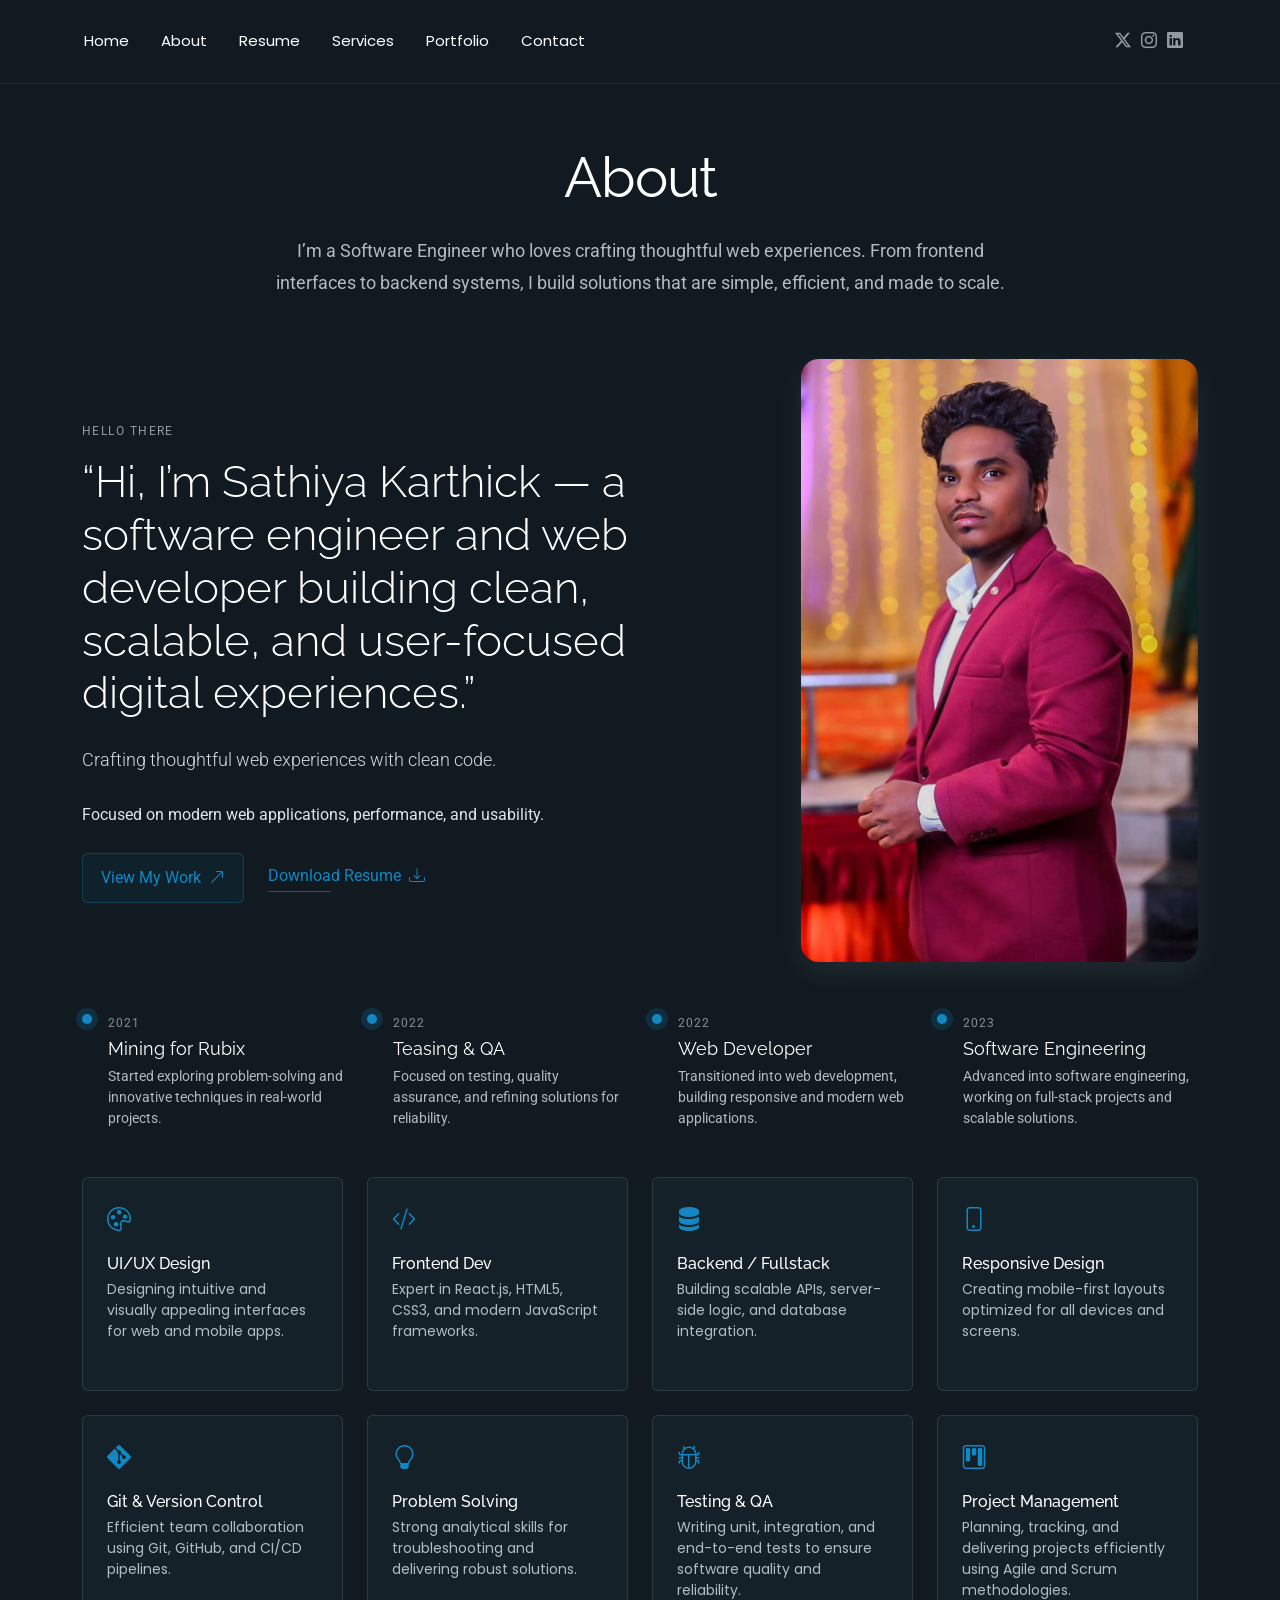
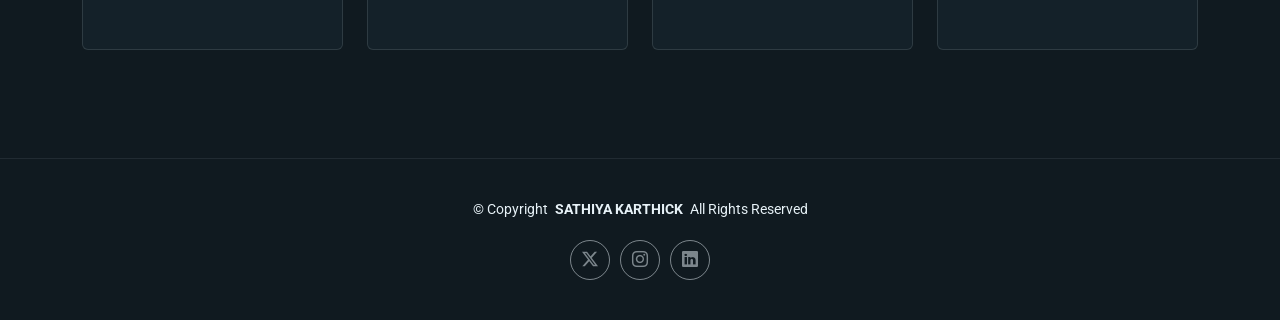
<file: about.html>
<!DOCTYPE html>
<html lang="en">

<head>
  <meta charset="utf-8">
  <meta content="width=device-width, initial-scale=1.0" name="viewport">
  <title>About - FolioOne Bootstrap Template</title>
  <meta name="description" content="">
  <meta name="keywords" content="">

  <!-- Favicons -->
  <link href="assets/img/favicon.png" rel="icon">
  <link href="assets/img/apple-touch-icon.png" rel="apple-touch-icon">

  <!-- Fonts -->
  <link href="https://fonts.googleapis.com" rel="preconnect">
  <link href="https://fonts.gstatic.com" rel="preconnect" crossorigin>
  <link href="https://fonts.googleapis.com/css2?family=Roboto:ital,wght@0,100;0,300;0,400;0,500;0,700;0,900;1,100;1,300;1,400;1,500;1,700;1,900&family=Poppins:ital,wght@0,100;0,200;0,300;0,400;0,500;0,600;0,700;0,800;0,900;1,100;1,200;1,300;1,400;1,500;1,600;1,700;1,800;1,900&family=Raleway:ital,wght@0,100;0,200;0,300;0,400;0,500;0,600;0,700;0,800;0,900;1,100;1,200;1,300;1,400;1,500;1,600;1,700;1,800;1,900&display=swap" rel="stylesheet">

  <!-- Vendor CSS Files -->
  <link href="assets/vendor/bootstrap/css/bootstrap.min.css" rel="stylesheet">
  <link href="assets/vendor/bootstrap-icons/bootstrap-icons.css" rel="stylesheet">
  <link href="assets/vendor/aos/aos.css" rel="stylesheet">
  <link href="assets/vendor/swiper/swiper-bundle.min.css" rel="stylesheet">
  <link href="assets/vendor/glightbox/css/glightbox.min.css" rel="stylesheet">

  <!-- Main CSS File -->
  <link href="assets/css/main.css" rel="stylesheet">
</head>

<body class="about-page">
  <!-- Header -->
  <div id="header-placeholder"></div>

  <main class="main">

    <!-- About Section -->
    <section id="about" class="about section">

      <!-- Section Title -->
      <div class="container section-title" data-aos="fade-up">
        <h2>About</h2>
        <p>I’m a Software Engineer who loves crafting thoughtful web experiences. From frontend interfaces to backend systems, I build solutions that are simple, efficient, and made to scale.</p>
      </div><!-- End Section Title -->

      <div class="container" data-aos="fade-up" data-aos-delay="100">

        <!-- Intro + Photo -->
        <div class="row align-items-center justify-content-between gy-5 mb-5">
          <div class="col-lg-7" data-aos="fade-right" data-aos-delay="150">
            <div class="intro-content">
              <span class="eyebrow">Hello there</span>
              <h2 class="headline">“Hi, I’m Sathiya Karthick — a software engineer and web developer building clean, scalable, and user-focused digital experiences.”</h2>
              <p class="lead">
                Crafting thoughtful web experiences with clean code.
              </p>
              <p>
                Focused on modern web applications, performance, and usability.
              </p>

              <div class="cta-group">
                <a href="portfolio.html" class="btn-ghost">
                  View My Work <i class="bi bi-arrow-up-right"></i>
                </a>
                
                <a href="assets/static/files/SATHIYA_KARTHICK_RESUME.pdf" download class="link-underline">
                  Download Resume <i class="bi bi-download"></i>
                </a>
              </div>
            </div>
          </div>

          <div class="col-lg-5" data-aos="zoom-in" data-aos-delay="250">
            <figure class="profile-figure text-center text-lg-end">
              <img src="assets/img/profile/profile_img_crop.jpg" alt="Portrait of Alex" class="img-fluid profile-photo">
            </figure>
          </div>
        </div>
        <!-- End Intro + Photo -->

        <!-- Journey Timeline -->
        <div class="mb-5">
          <div class="row g-4">
            <!-- 2021 Mining for Rubix -->
            <div class="col-md-6 col-lg-3" data-aos="fade-up" data-aos-delay="120">
              <article class="timeline-item">
                <span class="dot"></span>
                <time>2021</time>
                <h4>Mining for Rubix</h4>
                <p>Started exploring problem-solving and innovative techniques in real-world projects.</p>
              </article>
            </div>

            <!-- 2022 Teasing and QA -->
            <div class="col-md-6 col-lg-3" data-aos="fade-up" data-aos-delay="180">
              <article class="timeline-item">
                <span class="dot"></span>
                <time>2022</time>
                <h4>Teasing & QA</h4>
                <p>Focused on testing, quality assurance, and refining solutions for reliability.</p>
              </article>
            </div>

            <!-- 2022 Middle in Change in Web Developer -->
            <div class="col-md-6 col-lg-3" data-aos="fade-up" data-aos-delay="240">
              <article class="timeline-item">
                <span class="dot"></span>
                <time>2022</time>
                <h4>Web Developer</h4>
                <p>Transitioned into web development, building responsive and modern web applications.</p>
              </article>
            </div>

            <!-- 2023 Software Engineering -->
            <div class="col-md-6 col-lg-3" data-aos="fade-up" data-aos-delay="300">
              <article class="timeline-item">
                <span class="dot"></span>
                <time>2023</time>
                <h4>Software Engineering</h4>
                <p>Advanced into software engineering, working on full-stack projects and scalable solutions.</p>
              </article>
            </div>

          </div>
        </div>
        <!-- End Journey Timeline -->

        <!-- Skills Grid -->
        <div class="mb-5">
          <div class="row g-4">

            <!-- UI/UX Design -->
            <div class="col-6 col-md-4 col-lg-3" data-aos="fade-up" data-aos-delay="120">
              <div class="skill-item">
                <i class="bi bi-palette"></i>
                <h3>UI/UX Design</h3>
                <p>Designing intuitive and visually appealing interfaces for web and mobile apps.</p>
              </div>
            </div>

            <!-- Frontend Development -->
            <div class="col-6 col-md-4 col-lg-3" data-aos="fade-up" data-aos-delay="180">
              <div class="skill-item">
                <i class="bi bi-code-slash"></i>
                <h3>Frontend Dev</h3>
                <p>Expert in React.js, HTML5, CSS3, and modern JavaScript frameworks.</p>
              </div>
            </div>

            <!-- Backend / Fullstack -->
            <div class="col-6 col-md-4 col-lg-3" data-aos="fade-up" data-aos-delay="240">
              <div class="skill-item">
                <i class="bi bi-server"></i>
                <h3>Backend / Fullstack</h3>
                <p>Building scalable APIs, server-side logic, and database integration.</p>
              </div>
            </div>

            <!-- Responsive Design -->
            <div class="col-6 col-md-4 col-lg-3" data-aos="fade-up" data-aos-delay="300">
              <div class="skill-item">
                <i class="bi bi-phone"></i>
                <h3>Responsive Design</h3>
                <p>Creating mobile-first layouts optimized for all devices and screens.</p>
              </div>
            </div>

            <!-- Git & Version Control -->
            <div class="col-6 col-md-4 col-lg-3" data-aos="fade-up" data-aos-delay="360">
              <div class="skill-item">
                <i class="bi bi-git"></i>
                <h3>Git & Version Control</h3>
                <p>Efficient team collaboration using Git, GitHub, and CI/CD pipelines.</p>
              </div>
            </div>

            <!-- Problem Solving -->
            <div class="col-6 col-md-4 col-lg-3" data-aos="fade-up" data-aos-delay="420">
              <div class="skill-item">
                <i class="bi bi-lightbulb"></i>
                <h3>Problem Solving</h3>
                <p>Strong analytical skills for troubleshooting and delivering robust solutions.</p>
              </div>
            </div>

            <!-- Testing & QA -->
            <div class="col-6 col-md-4 col-lg-3" data-aos="fade-up" data-aos-delay="480">
              <div class="skill-item">
                <i class="bi bi-bug"></i>
                <h3>Testing & QA</h3>
                <p>Writing unit, integration, and end-to-end tests to ensure software quality and reliability.</p>
              </div>
            </div>

            <!-- Project Management -->
            <div class="col-6 col-md-4 col-lg-3" data-aos="fade-up" data-aos-delay="540">
              <div class="skill-item">
                <i class="bi bi-kanban"></i>
                <h3>Project Management</h3>
                <p>Planning, tracking, and delivering projects efficiently using Agile and Scrum methodologies.</p>
              </div>
            </div>

          </div>
        </div>
        <!-- End Skills Grid -->
      </div>
    </section>
     
  </main>


  <!-- Footer Including -->
  <div id="footer-placeholder"></div>

  <!-- Scroll Top -->
  <a href="#" id="scroll-top" class="scroll-top d-flex align-items-center justify-content-center"><i class="bi bi-arrow-up-short"></i></a>

  <!-- Preloader -->
  <div id="preloader"></div>

  <!-- Vendor JS Files -->
  <script src="assets/vendor/bootstrap/js/bootstrap.bundle.min.js"></script>
  <script src="assets/vendor/php-email-form/validate.js"></script>
  <script src="assets/vendor/aos/aos.js"></script>
  <script src="assets/vendor/typed.js/typed.umd.js"></script>
  <script src="assets/vendor/waypoints/noframework.waypoints.js"></script>
  <script src="assets/vendor/purecounter/purecounter_vanilla.js"></script>
  <script src="assets/vendor/swiper/swiper-bundle.min.js"></script>
  <script src="assets/vendor/imagesloaded/imagesloaded.pkgd.min.js"></script>
  <script src="assets/vendor/isotope-layout/isotope.pkgd.min.js"></script>
  <script src="assets/vendor/glightbox/js/glightbox.min.js"></script>
  <script src="https://code.jquery.com/jquery-3.6.0.min.js"></script>

  <script src="assets/js/main.js"></script>
  <script src="assets/js/include.js"></script>
</body>

</html>
</file>
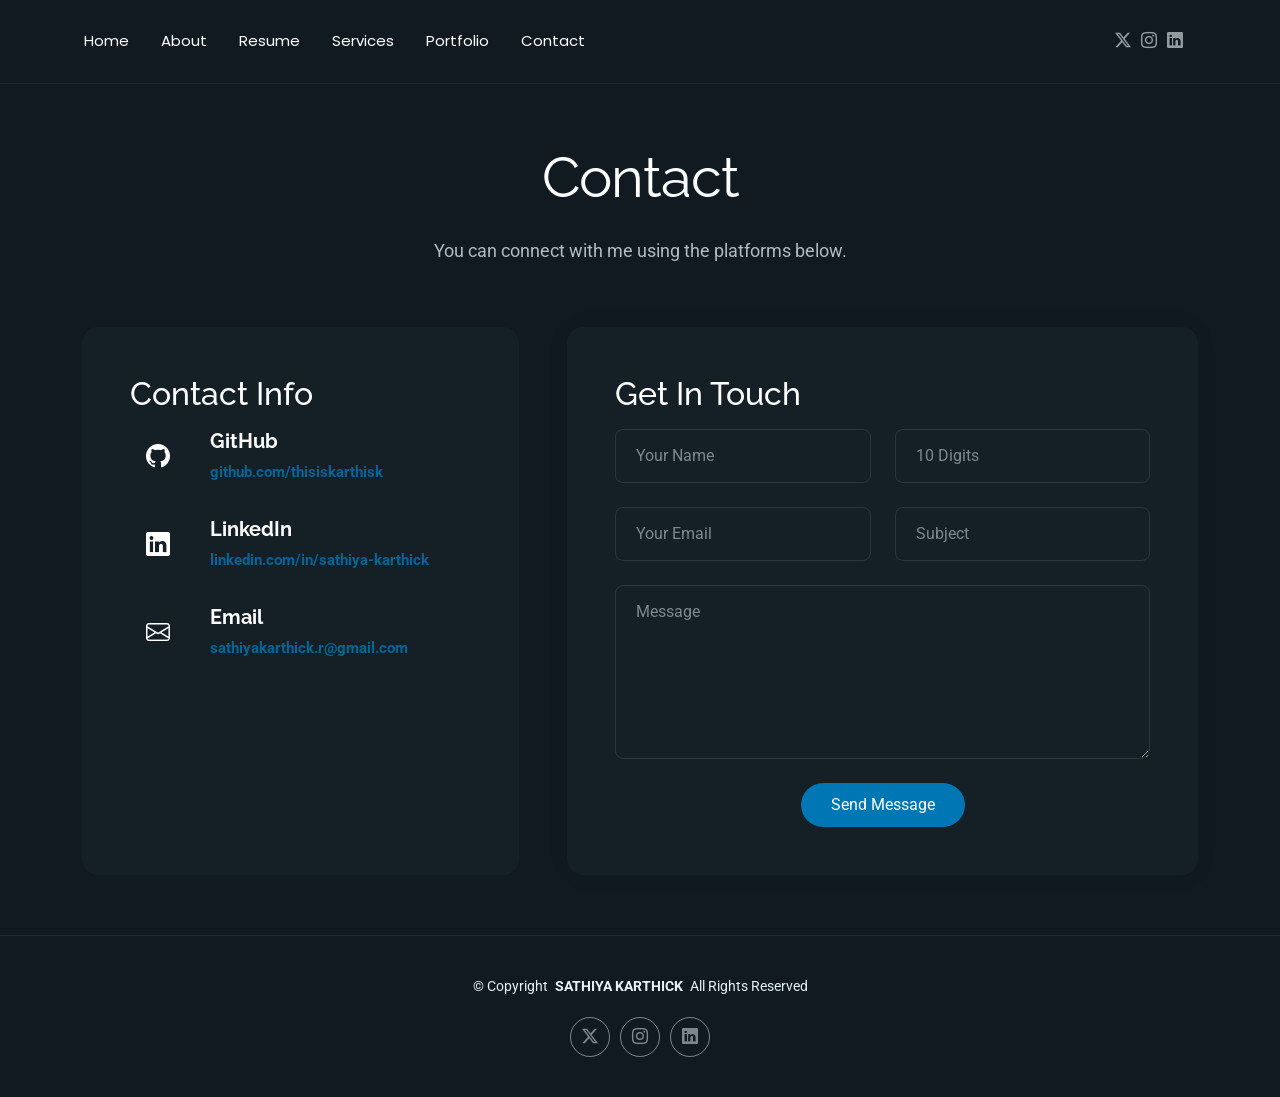
<file: contact.html>
<!DOCTYPE html>
<html lang="en">

<head>
  <meta charset="utf-8">
  <meta content="width=device-width, initial-scale=1.0" name="viewport">
  <title>Contact - FolioOne Bootstrap Template</title>
  <meta name="description" content="">
  <meta name="keywords" content="">

  <!-- Favicons -->
  <link href="assets/img/favicon.png" rel="icon">
  <link href="assets/img/apple-touch-icon.png" rel="apple-touch-icon">

  <!-- Fonts -->
  <link href="https://fonts.googleapis.com" rel="preconnect">
  <link href="https://fonts.gstatic.com" rel="preconnect" crossorigin>
  <link href="https://fonts.googleapis.com/css2?family=Roboto:ital,wght@0,100;0,300;0,400;0,500;0,700;0,900;1,100;1,300;1,400;1,500;1,700;1,900&family=Poppins:ital,wght@0,100;0,200;0,300;0,400;0,500;0,600;0,700;0,800;0,900;1,100;1,200;1,300;1,400;1,500;1,600;1,700;1,800;1,900&family=Raleway:ital,wght@0,100;0,200;0,300;0,400;0,500;0,600;0,700;0,800;0,900;1,100;1,200;1,300;1,400;1,500;1,600;1,700;1,800;1,900&display=swap" rel="stylesheet">

  <!-- Vendor CSS Files -->
  <link href="assets/vendor/bootstrap/css/bootstrap.min.css" rel="stylesheet">
  <link href="assets/vendor/bootstrap-icons/bootstrap-icons.css" rel="stylesheet">
  <link href="assets/vendor/aos/aos.css" rel="stylesheet">
  <link href="assets/vendor/swiper/swiper-bundle.min.css" rel="stylesheet">
  <link href="assets/vendor/glightbox/css/glightbox.min.css" rel="stylesheet">

  <!-- Main CSS File -->
  <link href="assets/css/main.css" rel="stylesheet">
  <!-- <style>
    /* .info-link { text-decoration: none; transition: 0.3s; } */

    .github-link{ color: #0077B5; font-weight: bold; } /* Blue */
    .linkedin-link{ color: #0077B5; font-weight: bold; } /* Blue */
    .email-link{ color: #0077B5; font-weight: bold; } /* Blue */
    
    /* Result Message Styling */
    #result {
      padding: 10px;
      margin-top: 15px;
      border-radius: 4px;
      display: none; /* Hidden by default */
    } -->
  <!-- </style> -->
</head>

<body class="contact-page">

  <!-- Header -->
  <div id="header-placeholder"></div>

  <main class="main">
    <section id="contact" class="contact section">
      <div class="container section-title" data-aos="fade-up">
        <h2>Contact</h2>
        <p>You can connect with me using the platforms below.</p>
      </div>

      <div class="container" data-aos="fade-up" data-aos-delay="100">
        <div class="row g-4 g-lg-5">

          <div class="col-lg-5">
            <div class="info-box" data-aos="fade-up" data-aos-delay="200">
              <h3>Contact Info</h3>
              <div class="info-item">
                <div class="icon-box"><i class="bi bi-github"></i></div>
                <div class="content">
                  <h4>GitHub</h4>
                  <p><a href="https://github.com/thisiskarthisk" target="_blank" id="github-link" class="info-link github-link">github.com/thisiskarthisk</a></p>
                </div>
              </div>

              <div class="info-item">
                <div class="icon-box"><i class="bi bi-linkedin"></i></div>
                <div class="content">
                  <h4>LinkedIn</h4>
                  <p><a href="https://www.linkedin.com/in/sathiya-karthick/" target="_blank" id="linkedin-link" class="info-link linkedin-link">linkedin.com/in/sathiya-karthick</a></p>
                </div>
              </div>

              <div class="info-item">
                <div class="icon-box"><i class="bi bi-envelope"></i></div>
                <div class="content">
                  <h4>Email</h4>
                  <p><a href="mailto:sathiyakarthick.r@gmail.com" target="_blank" id="email-link" class="info-link email-link">sathiyakarthick.r@gmail.com</a></p>
                </div>
              </div>
            </div>
          </div>

          <div class="col-lg-7">
            <div class="contact-form" data-aos="fade-up" data-aos-delay="300">
              <h3>Get In Touch</h3>

              <form id="contact-form">
                <input type="hidden" name="access_key" value="d0baa84b-3ddf-48bd-88b9-c22566b234cd">
                
                <div class="row gy-4">
                  <div class="col-md-6">
                    <input type="text" name="name" class="form-control" placeholder="Your Name" required>
                  </div>
                  <!-- phone -->
                  <div class="col-md-6">
                    <input type="text" name="phone" class="form-control" maxlength="10" oninput="this.value = this.value.replace(/[^0-9]/g, '');" placeholder="10 Digits" >
                  </div>
                  <div class="col-md-6">
                    <input type="email" name="email" class="form-control" placeholder="Your Email" required>
                  </div>
                  <div class="col-6">
                    <input type="text" name="subject" class="form-control" placeholder="Subject" required>
                  </div>
                  <div class="col-12">
                    <textarea name="message" class="form-control" rows="6" placeholder="Message" required></textarea>
                  </div>
                  <div class="col-12 text-center">
                    <div id="result"></div>
                    <button type="submit" id="submit-btn" class="btn btn-primary" style="background: #0077B5; border: none; padding: 10px 30px; color: white;">Send Message</button>
                  </div>
                </div>
              </form>
            </div>
          </div>

        </div>
      </div>
    </section>
  </main>

  <!-- Footer Including -->
  <div id="footer-placeholder"></div>

  <!-- Scroll Top -->
  <a href="#" id="scroll-top" class="scroll-top d-flex align-items-center justify-content-center"><i class="bi bi-arrow-up-short"></i></a>

  <!-- Preloader -->
  <div id="preloader"></div>

  <!-- Vendor JS Files -->
  <script src="assets/vendor/bootstrap/js/bootstrap.bundle.min.js"></script>
  <script src="assets/vendor/php-email-form/validate.js"></script>
  <script src="assets/vendor/aos/aos.js"></script>
  <script src="assets/vendor/typed.js/typed.umd.js"></script>
  <script src="assets/vendor/waypoints/noframework.waypoints.js"></script>
  <script src="assets/vendor/purecounter/purecounter_vanilla.js"></script>
  <script src="assets/vendor/swiper/swiper-bundle.min.js"></script>
  <script src="assets/vendor/imagesloaded/imagesloaded.pkgd.min.js"></script>
  <script src="assets/vendor/isotope-layout/isotope.pkgd.min.js"></script>
  <script src="assets/vendor/glightbox/js/glightbox.min.js"></script>
  <script src="https://code.jquery.com/jquery-3.6.0.min.js"></script>

  <script src="assets/js/main.js"></script>
  <script src="assets/js/include.js"></script>
  <script>
    const form = document.getElementById('contact-form');
    const result = document.getElementById('result');
    const btn = document.getElementById('submit-btn');

    form.addEventListener('submit', function(e) {
      e.preventDefault();
      btn.disabled = true;
      result.style.display = "block";
      result.innerHTML = "Sending...";
      result.style.color = "blue";

      const formData = new FormData(form);
      const object = Object.fromEntries(formData);
      const json = JSON.stringify(object);

      fetch('https://api.web3forms.com/submit', {
          method: 'POST',
          headers: { 'Content-Type': 'application/json', 'Accept': 'application/json' },
          body: json
      })
      .then(async (response) => {
          if (response.status == 200) {
              result.innerHTML = "✔ Success! Message sent to Sathiya.";
              result.style.color = "green";
              form.reset();
          } else {
              result.innerHTML = "❌ Error occurred. Please try again.";
              result.style.color = "red";
          }
      })
      .catch(error => {
          result.innerHTML = "Something went wrong!";
          result.style.color = "red";
      })
      .then(function() {
          btn.disabled = false;
          setTimeout(() => { result.style.display = "none"; }, 5000);
      });
    });
  </script>
</body>

</html>
</file>
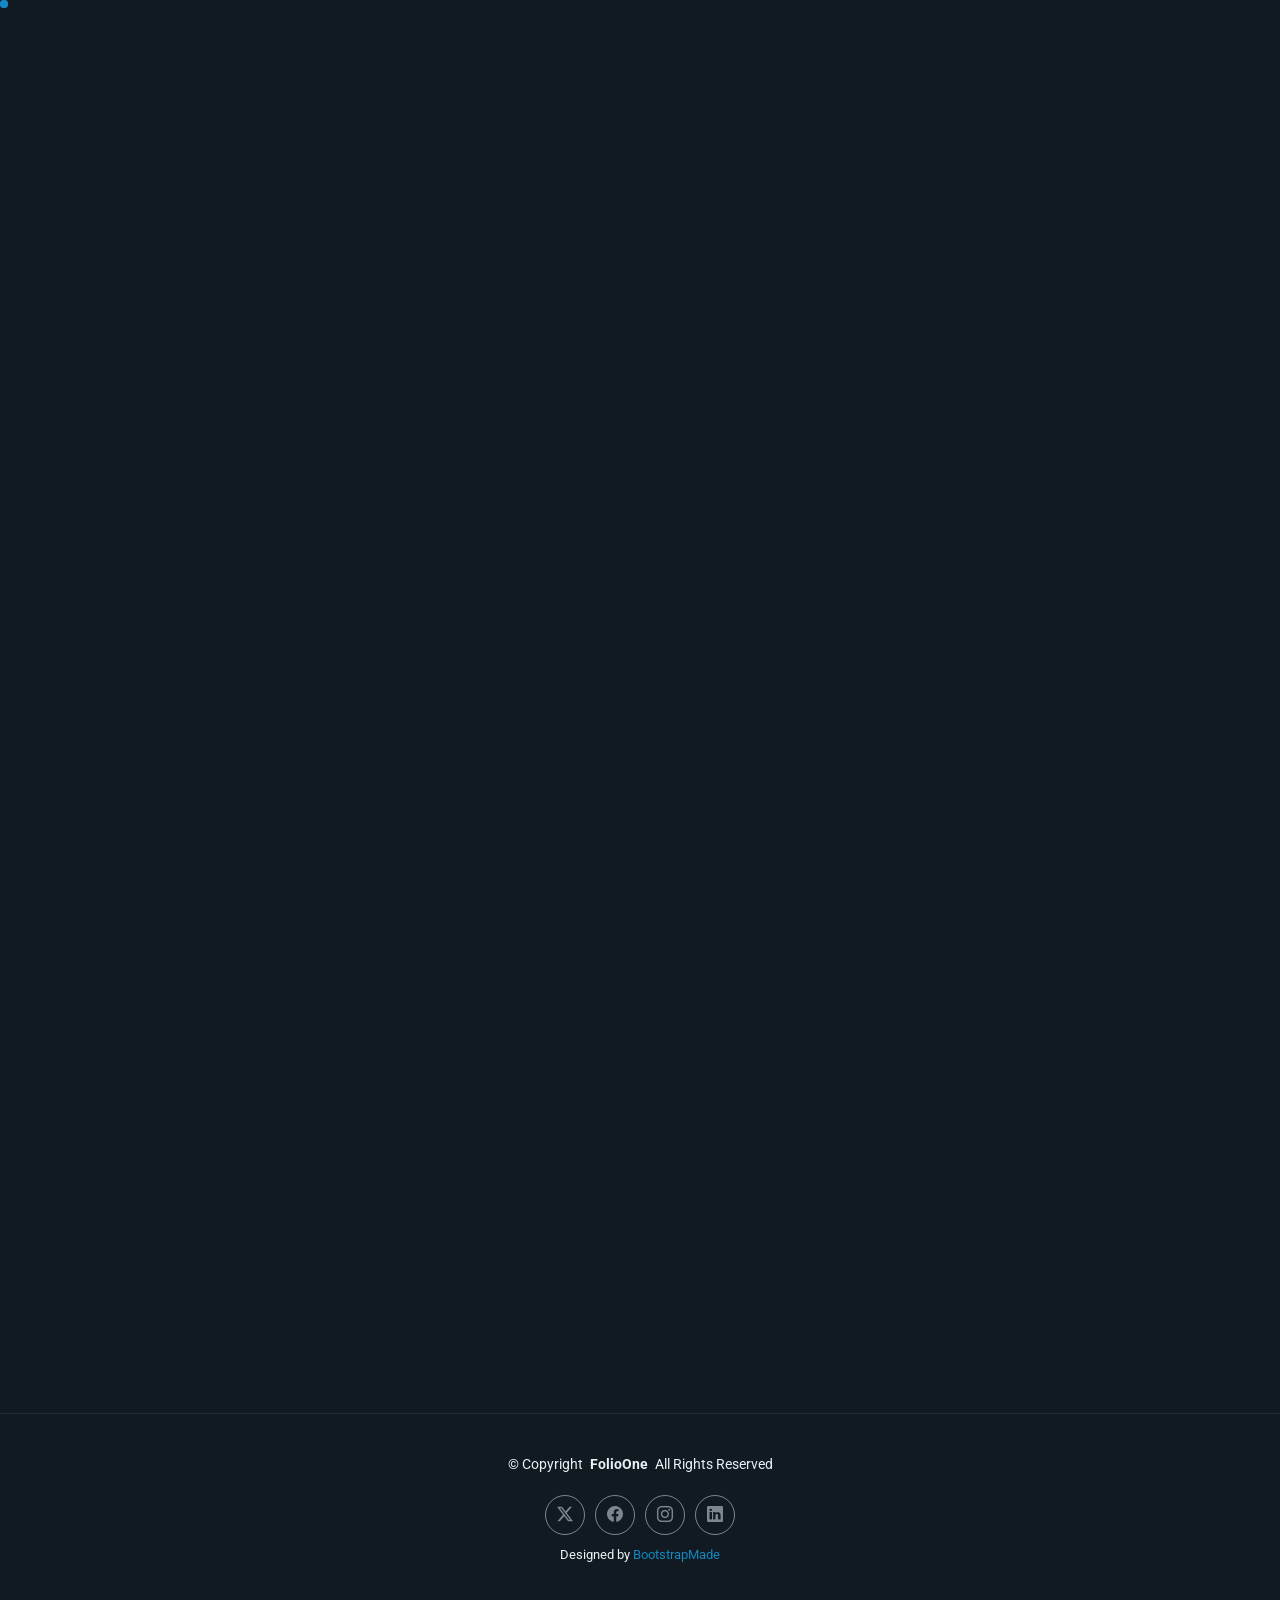
<file: portfolio-details.html>
<!DOCTYPE html>
<html lang="en">

<head>
  <meta charset="utf-8">
  <meta content="width=device-width, initial-scale=1.0" name="viewport">
  <title>Portfolio Details - FolioOne Bootstrap Template</title>
  <meta name="description" content="">
  <meta name="keywords" content="">

  <!-- Favicons -->
  <link href="assets/img/favicon.png" rel="icon">
  <link href="assets/img/apple-touch-icon.png" rel="apple-touch-icon">

  <!-- Fonts -->
  <link href="https://fonts.googleapis.com" rel="preconnect">
  <link href="https://fonts.gstatic.com" rel="preconnect" crossorigin>
  <link href="https://fonts.googleapis.com/css2?family=Roboto:ital,wght@0,100;0,300;0,400;0,500;0,700;0,900;1,100;1,300;1,400;1,500;1,700;1,900&family=Poppins:ital,wght@0,100;0,200;0,300;0,400;0,500;0,600;0,700;0,800;0,900;1,100;1,200;1,300;1,400;1,500;1,600;1,700;1,800;1,900&family=Raleway:ital,wght@0,100;0,200;0,300;0,400;0,500;0,600;0,700;0,800;0,900;1,100;1,200;1,300;1,400;1,500;1,600;1,700;1,800;1,900&display=swap" rel="stylesheet">

  <!-- Vendor CSS Files -->
  <link href="assets/vendor/bootstrap/css/bootstrap.min.css" rel="stylesheet">
  <link href="assets/vendor/bootstrap-icons/bootstrap-icons.css" rel="stylesheet">
  <link href="assets/vendor/aos/aos.css" rel="stylesheet">
  <link href="assets/vendor/swiper/swiper-bundle.min.css" rel="stylesheet">
  <link href="assets/vendor/glightbox/css/glightbox.min.css" rel="stylesheet">

  <!-- Main CSS File -->
  <link href="assets/css/main.css" rel="stylesheet">

  <!-- =======================================================
  * Template Name: FolioOne
  * Template URL: https://bootstrapmade.com/folioone-bootstrap-portfolio-website-template/
  * Updated: Aug 23 2025 with Bootstrap v5.3.7
  * Author: BootstrapMade.com
  * License: https://bootstrapmade.com/license/
  ======================================================== -->
</head>

<body class="portfolio-details-page">

  <header id="header" class="header d-flex align-items-center light-background sticky-top">
    <div class="container position-relative d-flex align-items-center justify-content-between">

      <!-- <a href="index.html" class="logo d-flex align-items-center me-auto me-xl-0">
      <img src="assets/img/logo.webp" alt="">
      <h1 class="sitename">FolioOne</h1> 
    </a> -->

      <nav id="navmenu" class="navmenu">
        <ul>
          <li><a href="index.html">Home</a></li>
          <li><a href="about.html">About</a></li>
          <li><a href="resume.html">Resume</a></li>
          <li><a href="services.html">Services</a></li>
          <li><a href="portfolio.html">Portfolio</a></li>
          <li><a href="contact.html">Contact</a></li>
        </ul>
        <i class="mobile-nav-toggle d-xl-none bi bi-list"></i>
      </nav>

      <div class="header-social-links">
        <a href="#" class="twitter"><i class="bi bi-twitter-x"></i></a>
        <a href="#" class="facebook"><i class="bi bi-facebook"></i></a>
        <a href="#" class="instagram"><i class="bi bi-instagram"></i></a>
        <a href="#" class="linkedin"><i class="bi bi-linkedin"></i></a>
      </div>

    </div>
  </header>

  <main class="main">

    <!-- Portfolio Details Section -->
    <section id="portfolio-details" class="portfolio-details section">

      <!-- Section Title -->
      <div class="container section-title" data-aos="fade-up">
        <h2>Portfolio Details</h2>
        <p>Necessitatibus eius consequatur ex aliquid fuga eum quidem sint consectetur velit. Sed ut perspiciatis unde omnis iste natus error sit voluptatem accusantium doloremque laudantium totam rem aperiam</p>
      </div><!-- End Section Title -->

      <div class="container" data-aos="fade-up" data-aos-delay="100">

        <div class="row gy-4">
          <div class="col-lg-6" data-aos="fade-right">
            <div class="portfolio-details-media">
              <div class="main-image">
                <div class="portfolio-details-slider swiper init-swiper" data-aos="zoom-in">
                  <script type="application/json" class="swiper-config">
                    {
                      "loop": true,
                      "speed": 1000,
                      "autoplay": {
                        "delay": 6000
                      },
                      "effect": "creative",
                      "creativeEffect": {
                        "prev": {
                          "shadow": true,
                          "translate": [0, 0, -400]
                        },
                        "next": {
                          "translate": ["100%", 0, 0]
                        }
                      },
                      "slidesPerView": 1,
                      "navigation": {
                        "nextEl": ".swiper-button-next",
                        "prevEl": ".swiper-button-prev"
                      }
                    }
                  </script>
                  <div class="swiper-wrapper">
                    <div class="swiper-slide">
                      <img src="assets/img/portfolio/portfolio-5.webp" alt="Portfolio Image" class="img-fluid">
                    </div>
                    <div class="swiper-slide">
                      <img src="assets/img/portfolio/portfolio-7.webp" alt="Portfolio Image" class="img-fluid">
                    </div>
                    <div class="swiper-slide">
                      <img src="assets/img/portfolio/portfolio-8.webp" alt="Portfolio Image" class="img-fluid">
                    </div>
                  </div>
                  <div class="swiper-button-prev"></div>
                  <div class="swiper-button-next"></div>
                </div>
              </div>

              <div class="thumbnail-grid" data-aos="fade-up" data-aos-delay="200">
                <div class="row g-2 mt-3">
                  <div class="col-3">
                    <img src="assets/img/portfolio/portfolio-4.webp" alt="Gallery Image" class="img-fluid glightbox">
                  </div>
                  <div class="col-3">
                    <img src="assets/img/portfolio/portfolio-6.webp" alt="Gallery Image" class="img-fluid glightbox">
                  </div>
                  <div class="col-3">
                    <img src="assets/img/portfolio/portfolio-11.webp" alt="Gallery Image" class="img-fluid glightbox">
                  </div>
                  <div class="col-3">
                    <img src="assets/img/portfolio/portfolio-12.webp" alt="Gallery Image" class="img-fluid glightbox">
                  </div>
                </div>
              </div>

              <div class="tech-stack-badges" data-aos="fade-up" data-aos-delay="300">
                <span>Angular</span>
                <span>Express.js</span>
                <span>PostgreSQL</span>
                <span>GraphQL</span>
                <span>Firebase</span>
              </div>
            </div>
          </div>

          <div class="col-lg-6" data-aos="fade-left">
            <div class="portfolio-details-content">
              <div class="project-meta">
                <div class="badge-wrapper">
                  <span class="project-badge">UX/UI Design</span>
                </div>
                <div class="date-client">
                  <div class="meta-item">
                    <i class="bi bi-calendar-check"></i>
                    <span>September 2024</span>
                  </div>
                  <div class="meta-item">
                    <i class="bi bi-buildings"></i>
                    <span>DigitalCraft Solutions</span>
                  </div>
                </div>
              </div>

              <h2 class="project-title">Innovative Financial Dashboard App</h2>

              <div class="project-website">
                <i class="bi bi-link-45deg"></i>
                <a href="#" target="_blank">projectwebsite.example.com</a>
              </div>

              <div class="project-overview">
                <p class="lead">
                  Lorem ipsum dolor sit amet, consectetur adipiscing elit. Maecenas varius tortor nibh, sit amet tempor nibh finibus et. Aenean eu enim justo. Vestibulum aliquam hendrerit molestie.
                </p>

                <div class="accordion project-accordion" id="portfolio-details-projectAccordion">
                  <div class="accordion-item" data-aos="fade-up">
                    <h2 class="accordion-header">
                      <button class="accordion-button" type="button" data-bs-toggle="collapse" data-bs-target="#portfolio-details-collapse-1" aria-expanded="true" aria-controls="collapseOne">
                        <i class="bi bi-clipboard-data me-2"></i> Project Overview
                      </button>
                    </h2>
                    <div id="portfolio-details-collapse-1" class="accordion-collapse collapse show" data-bs-parent="#portfolio-details-projectAccordion">
                      <div class="accordion-body">
                        <p>Cras ultricies ligula sed magna dictum porta. Nulla quis lorem ut libero malesuada feugiat. Curabitur non nulla sit amet nisl tempus convallis quis ac lectus. Pellentesque in ipsum id orci porta dapibus. Vestibulum ac diam sit amet quam vehicula elementum sed sit amet dui.</p>
                      </div>
                    </div>
                  </div>

                  <div class="accordion-item" data-aos="fade-up" data-aos-delay="100">
                    <h2 class="accordion-header">
                      <button class="accordion-button collapsed" type="button" data-bs-toggle="collapse" data-bs-target="#portfolio-details-collapse-2" aria-expanded="false" aria-controls="collapseTwo">
                        <i class="bi bi-exclamation-diamond me-2"></i> The Challenge
                      </button>
                    </h2>
                    <div id="portfolio-details-collapse-2" class="accordion-collapse collapse" data-bs-parent="#portfolio-details-projectAccordion">
                      <div class="accordion-body">
                        <p>Mauris blandit aliquet elit, eget tincidunt nibh pulvinar a. Vivamus suscipit tortor eget felis porttitor volutpat. Curabitur aliquet quam id dui posuere blandit. Praesent sapien massa, convallis a pellentesque nec, egestas non nisi. Sed porttitor lectus nibh.</p>
                      </div>
                    </div>
                  </div>

                  <div class="accordion-item" data-aos="fade-up" data-aos-delay="200">
                    <h2 class="accordion-header">
                      <button class="accordion-button collapsed" type="button" data-bs-toggle="collapse" data-bs-target="#portfolio-details-collapse-3" aria-expanded="false" aria-controls="collapseThree">
                        <i class="bi bi-award me-2"></i> The Solution
                      </button>
                    </h2>
                    <div id="portfolio-details-collapse-3" class="accordion-collapse collapse" data-bs-parent="#portfolio-details-projectAccordion">
                      <div class="accordion-body">
                        <p>Donec sollicitudin molestie malesuada. Curabitur arcu erat, accumsan id imperdiet et, porttitor at sem. Vestibulum ante ipsum primis in faucibus orci luctus et ultrices posuere cubilia Curae; Donec velit neque, auctor sit amet aliquam vel, ullamcorper sit amet ligula.</p>
                      </div>
                    </div>
                  </div>
                </div>
              </div>

              <div class="project-features" data-aos="fade-up" data-aos-delay="300">
                <h3><i class="bi bi-stars"></i> Key Features</h3>
                <div class="row g-3">
                  <div class="col-md-6">
                    <ul class="feature-list">
                      <li><i class="bi bi-check2-circle"></i> Real-time Data Visualization</li>
                      <li><i class="bi bi-check2-circle"></i> User Role Management</li>
                      <li><i class="bi bi-check2-circle"></i> Secure Authentication</li>
                    </ul>
                  </div>
                  <div class="col-md-6">
                    <ul class="feature-list">
                      <li><i class="bi bi-check2-circle"></i> Customizable Dashboards</li>
                      <li><i class="bi bi-check2-circle"></i> Data Export Options</li>
                      <li><i class="bi bi-check2-circle"></i> Multi-device Support</li>
                    </ul>
                  </div>
                </div>
              </div>

              <div class="cta-buttons" data-aos="fade-up" data-aos-delay="400">
                <a href="#" class="btn-view-project">View Live Project</a>
                <a href="#" class="btn-next-project">Next Project <i class="bi bi-arrow-right"></i></a>
              </div>
            </div>
          </div>
        </div>

      </div>

    </section><!-- /Portfolio Details Section -->

  </main>

  <footer id="footer" class="footer">

    <div class="container">
      <div class="copyright text-center ">
        <p>© <span>Copyright</span> <strong class="px-1 sitename">FolioOne</strong> <span>All Rights Reserved<br></span></p>
      </div>
      <div class="social-links d-flex justify-content-center">
        <a href=""><i class="bi bi-twitter-x"></i></a>
        <a href=""><i class="bi bi-facebook"></i></a>
        <a href=""><i class="bi bi-instagram"></i></a>
        <a href=""><i class="bi bi-linkedin"></i></a>
      </div>
      <div class="credits">
        <!-- All the links in the footer should remain intact. -->
        <!-- You can delete the links only if you've purchased the pro version. -->
        <!-- Licensing information: https://bootstrapmade.com/license/ -->
        <!-- Purchase the pro version with working PHP/AJAX contact form: [buy-url] -->
        Designed by <a href="https://bootstrapmade.com/">BootstrapMade</a>
      </div>
    </div>

  </footer>

  <!-- Scroll Top -->
  <a href="#" id="scroll-top" class="scroll-top d-flex align-items-center justify-content-center"><i class="bi bi-arrow-up-short"></i></a>

  <!-- Preloader -->
  <div id="preloader"></div>

  <!-- Vendor JS Files -->
  <!-- <script src="assets/vendor/bootstrap/js/bootstrap.bundle.min.js"></script>
  <script src="assets/vendor/php-email-form/validate.js"></script>
  <script src="assets/vendor/aos/aos.js"></script>
  <script src="assets/vendor/typed.js/typed.umd.js"></script>
  <script src="assets/vendor/waypoints/noframework.waypoints.js"></script>
  <script src="assets/vendor/purecounter/purecounter_vanilla.js"></script>
  <script src="assets/vendor/swiper/swiper-bundle.min.js"></script>
  <script src="assets/vendor/imagesloaded/imagesloaded.pkgd.min.js"></script>
  <script src="assets/vendor/isotope-layout/isotope.pkgd.min.js"></script>
  <script src="assets/vendor/glightbox/js/glightbox.min.js"></script>

  Main JS File
  <script src="assets/js/main.js"></script> -->

</body>

</html>
</file>
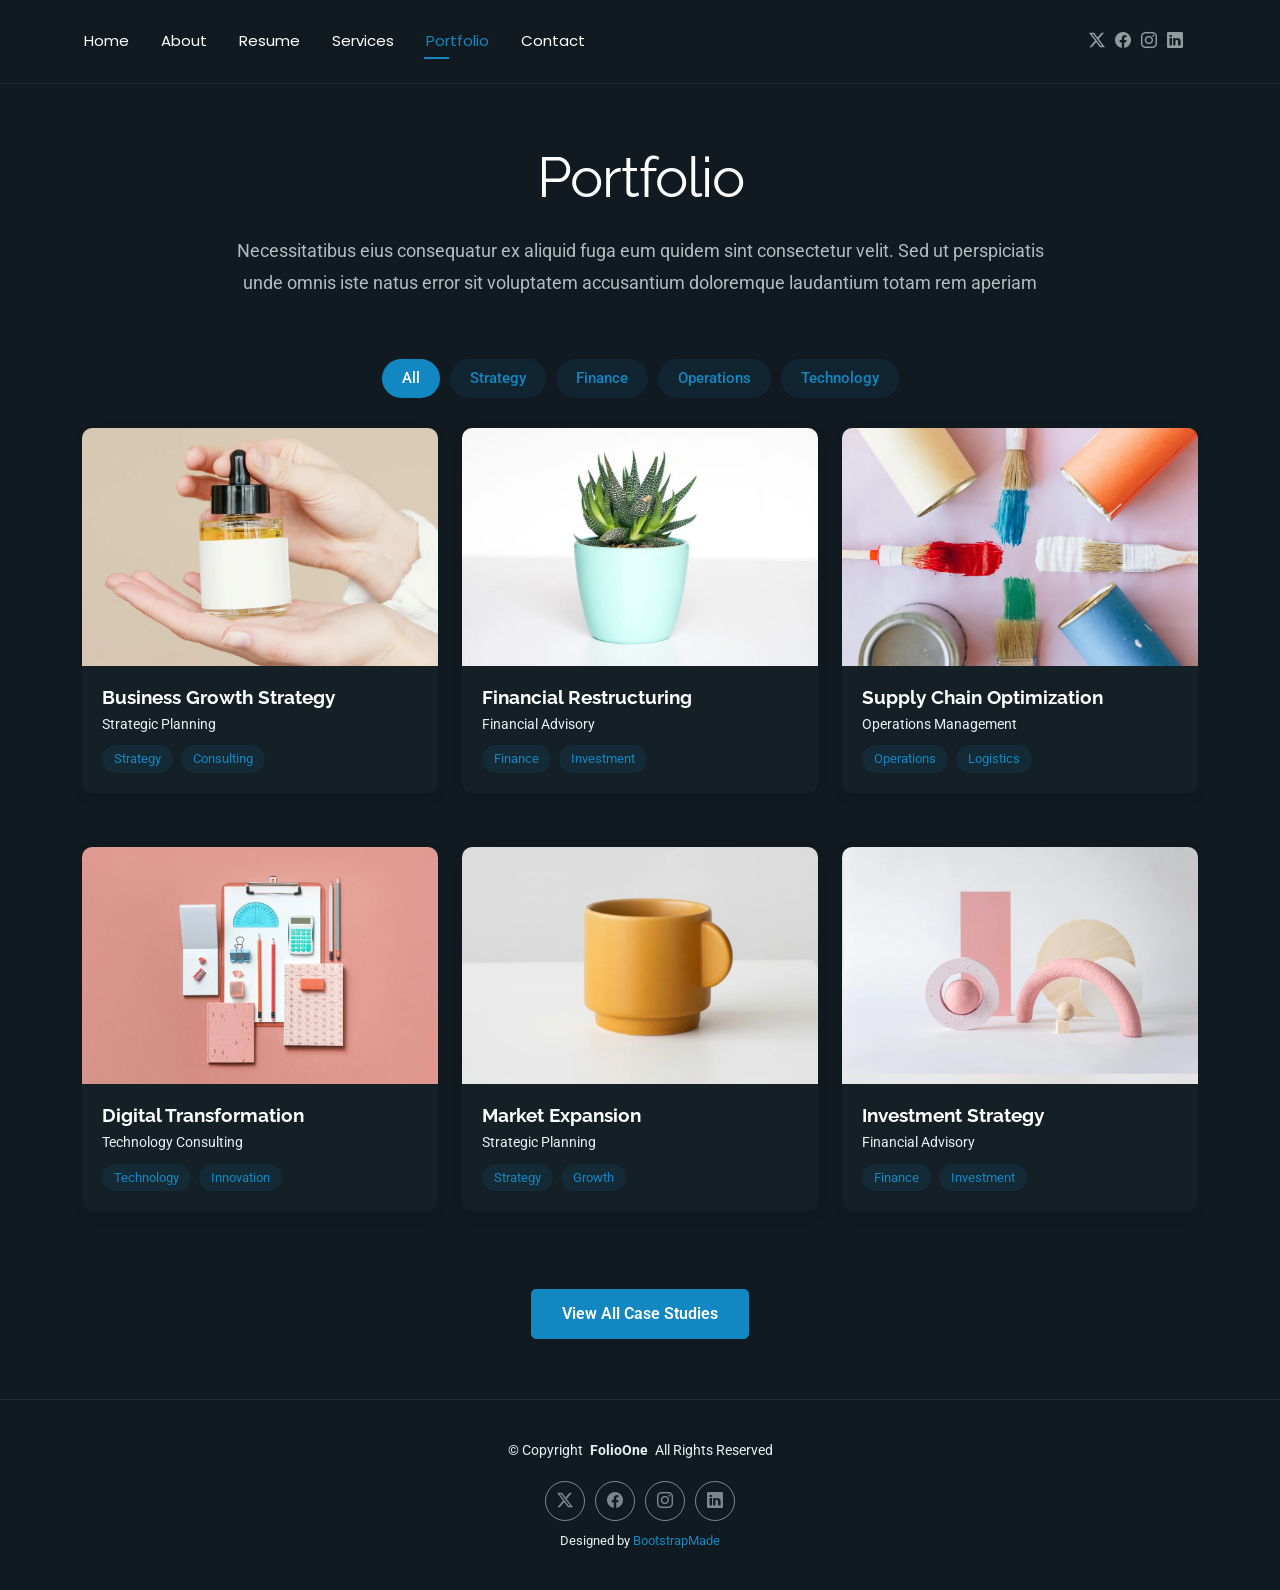
<file: portfolio.html>
<!DOCTYPE html>
<html lang="en">

<head>
  <meta charset="utf-8">
  <meta content="width=device-width, initial-scale=1.0" name="viewport">
  <title>Portfolio - FolioOne Bootstrap Template</title>
  <meta name="description" content="">
  <meta name="keywords" content="">

  <!-- Favicons -->
  <link href="assets/img/favicon.png" rel="icon">
  <link href="assets/img/apple-touch-icon.png" rel="apple-touch-icon">

  <!-- Fonts -->
  <link href="https://fonts.googleapis.com" rel="preconnect">
  <link href="https://fonts.gstatic.com" rel="preconnect" crossorigin>
  <link href="https://fonts.googleapis.com/css2?family=Roboto:ital,wght@0,100;0,300;0,400;0,500;0,700;0,900;1,100;1,300;1,400;1,500;1,700;1,900&family=Poppins:ital,wght@0,100;0,200;0,300;0,400;0,500;0,600;0,700;0,800;0,900;1,100;1,200;1,300;1,400;1,500;1,600;1,700;1,800;1,900&family=Raleway:ital,wght@0,100;0,200;0,300;0,400;0,500;0,600;0,700;0,800;0,900;1,100;1,200;1,300;1,400;1,500;1,600;1,700;1,800;1,900&display=swap" rel="stylesheet">

  <!-- Vendor CSS Files -->
  <link href="assets/vendor/bootstrap/css/bootstrap.min.css" rel="stylesheet">
  <link href="assets/vendor/bootstrap-icons/bootstrap-icons.css" rel="stylesheet">
  <link href="assets/vendor/aos/aos.css" rel="stylesheet">
  <link href="assets/vendor/swiper/swiper-bundle.min.css" rel="stylesheet">
  <link href="assets/vendor/glightbox/css/glightbox.min.css" rel="stylesheet">

  <!-- Main CSS File -->
  <link href="assets/css/main.css" rel="stylesheet">

  <!-- =======================================================
  * Template Name: FolioOne
  * Template URL: https://bootstrapmade.com/folioone-bootstrap-portfolio-website-template/
  * Updated: Aug 23 2025 with Bootstrap v5.3.7
  * Author: BootstrapMade.com
  * License: https://bootstrapmade.com/license/
  ======================================================== -->
</head>

<body class="portfolio-page">

  <header id="header" class="header d-flex align-items-center light-background sticky-top">
    <div class="container position-relative d-flex align-items-center justify-content-between">

      <!-- <a href="index.html" class="logo d-flex align-items-center me-auto me-xl-0">
      <img src="assets/img/logo.webp" alt="">
      <h1 class="sitename">FolioOne</h1> 
    </a> -->

      <nav id="navmenu" class="navmenu">
        <ul>
          <li><a href="index.html">Home</a></li>
          <li><a href="about.html">About</a></li>
          <li><a href="resume.html">Resume</a></li>
          <li><a href="services.html">Services</a></li>
          <li><a href="portfolio.html" class="active">Portfolio</a></li>
          <li><a href="contact.html">Contact</a></li>
        </ul>
        <i class="mobile-nav-toggle d-xl-none bi bi-list"></i>
      </nav>

      <div class="header-social-links">
        <a href="#" class="twitter"><i class="bi bi-twitter-x"></i></a>
        <a href="#" class="facebook"><i class="bi bi-facebook"></i></a>
        <a href="#" class="instagram"><i class="bi bi-instagram"></i></a>
        <a href="#" class="linkedin"><i class="bi bi-linkedin"></i></a>
      </div>

    </div>
  </header>

  <main class="main">

    <!-- Portfolio Section -->
    <section id="portfolio" class="portfolio section">

      <!-- Section Title -->
      <div class="container section-title" data-aos="fade-up">
        <h2>Portfolio</h2>
        <p>Necessitatibus eius consequatur ex aliquid fuga eum quidem sint consectetur velit. Sed ut perspiciatis unde omnis iste natus error sit voluptatem accusantium doloremque laudantium totam rem aperiam</p>
      </div><!-- End Section Title -->

      <div class="container" data-aos="fade-up" data-aos-delay="100">

        <div class="isotope-layout" data-default-filter="*" data-layout="masonry" data-sort="original-order">
          <ul class="portfolio-filters isotope-filters" data-aos="fade-up" data-aos-delay="200">
            <li data-filter="*" class="filter-active">All</li>
            <li data-filter=".filter-strategy">Strategy</li>
            <li data-filter=".filter-finance">Finance</li>
            <li data-filter=".filter-operations">Operations</li>
            <li data-filter=".filter-technology">Technology</li>
          </ul><!-- End Portfolio Filters -->

          <div class="row gy-4 isotope-container" data-aos="fade-up" data-aos-delay="300">
            <div class="col-lg-4 col-md-6 portfolio-item isotope-item filter-strategy">
              <div class="portfolio-card">
                <div class="portfolio-img">
                  <img src="assets/img/portfolio/portfolio-1.webp" alt="Portfolio Item" class="img-fluid">
                  <div class="portfolio-overlay">
                    <a href="assets/img/portfolio/portfolio-1.webp" class="glightbox portfolio-lightbox"><i class="bi bi-plus"></i></a>
                    <a href="#" class="portfolio-details-link"><i class="bi bi-link"></i></a>
                  </div>
                </div>
                <div class="portfolio-info">
                  <h4>Business Growth Strategy</h4>
                  <p>Strategic Planning</p>
                  <div class="portfolio-tags">
                    <span>Strategy</span>
                    <span>Consulting</span>
                  </div>
                </div>
              </div>
            </div>

            <div class="col-lg-4 col-md-6 portfolio-item isotope-item filter-finance">
              <div class="portfolio-card">
                <div class="portfolio-img">
                  <img src="assets/img/portfolio/portfolio-2.webp" alt="Portfolio Item" class="img-fluid">
                  <div class="portfolio-overlay">
                    <a href="assets/img/portfolio/portfolio-2.webp" class="glightbox portfolio-lightbox"><i class="bi bi-plus"></i></a>
                    <a href="#" class="portfolio-details-link"><i class="bi bi-link"></i></a>
                  </div>
                </div>
                <div class="portfolio-info">
                  <h4>Financial Restructuring</h4>
                  <p>Financial Advisory</p>
                  <div class="portfolio-tags">
                    <span>Finance</span>
                    <span>Investment</span>
                  </div>
                </div>
              </div>
            </div>

            <div class="col-lg-4 col-md-6 portfolio-item isotope-item filter-operations">
              <div class="portfolio-card">
                <div class="portfolio-img">
                  <img src="assets/img/portfolio/portfolio-3.webp" alt="Portfolio Item" class="img-fluid">
                  <div class="portfolio-overlay">
                    <a href="assets/img/portfolio/portfolio-3.webp" class="glightbox portfolio-lightbox"><i class="bi bi-plus"></i></a>
                    <a href="#" class="portfolio-details-link"><i class="bi bi-link"></i></a>
                  </div>
                </div>
                <div class="portfolio-info">
                  <h4>Supply Chain Optimization</h4>
                  <p>Operations Management</p>
                  <div class="portfolio-tags">
                    <span>Operations</span>
                    <span>Logistics</span>
                  </div>
                </div>
              </div>
            </div>

            <div class="col-lg-4 col-md-6 portfolio-item isotope-item filter-technology">
              <div class="portfolio-card">
                <div class="portfolio-img">
                  <img src="assets/img/portfolio/portfolio-4.webp" alt="Portfolio Item" class="img-fluid">
                  <div class="portfolio-overlay">
                    <a href="assets/img/portfolio/portfolio-4.webp" class="glightbox portfolio-lightbox"><i class="bi bi-plus"></i></a>
                    <a href="#" class="portfolio-details-link"><i class="bi bi-link"></i></a>
                  </div>
                </div>
                <div class="portfolio-info">
                  <h4>Digital Transformation</h4>
                  <p>Technology Consulting</p>
                  <div class="portfolio-tags">
                    <span>Technology</span>
                    <span>Innovation</span>
                  </div>
                </div>
              </div>
            </div>

            <div class="col-lg-4 col-md-6 portfolio-item isotope-item filter-strategy">
              <div class="portfolio-card">
                <div class="portfolio-img">
                  <img src="assets/img/portfolio/portfolio-5.webp" alt="Portfolio Item" class="img-fluid">
                  <div class="portfolio-overlay">
                    <a href="assets/img/portfolio/portfolio-5.webp" class="glightbox portfolio-lightbox"><i class="bi bi-plus"></i></a>
                    <a href="#" class="portfolio-details-link"><i class="bi bi-link"></i></a>
                  </div>
                </div>
                <div class="portfolio-info">
                  <h4>Market Expansion</h4>
                  <p>Strategic Planning</p>
                  <div class="portfolio-tags">
                    <span>Strategy</span>
                    <span>Growth</span>
                  </div>
                </div>
              </div>
            </div>

            <div class="col-lg-4 col-md-6 portfolio-item isotope-item filter-finance">
              <div class="portfolio-card">
                <div class="portfolio-img">
                  <img src="assets/img/portfolio/portfolio-6.webp" alt="Portfolio Item" class="img-fluid">
                  <div class="portfolio-overlay">
                    <a href="assets/img/portfolio/portfolio-6.webp" class="glightbox portfolio-lightbox"><i class="bi bi-plus"></i></a>
                    <a href="#" class="portfolio-details-link"><i class="bi bi-link"></i></a>
                  </div>
                </div>
                <div class="portfolio-info">
                  <h4>Investment Strategy</h4>
                  <p>Financial Advisory</p>
                  <div class="portfolio-tags">
                    <span>Finance</span>
                    <span>Investment</span>
                  </div>
                </div>
              </div>
            </div>
          </div><!-- End Portfolio Items Container -->

        </div>

        <div class="text-center mt-5" data-aos="fade-up" data-aos-delay="400">
          <a href="#portfolio" class="btn btn-primary">View All Case Studies</a>
        </div>

      </div>

    </section><!-- /Portfolio Section -->

  </main>

  <footer id="footer" class="footer">

    <div class="container">
      <div class="copyright text-center ">
        <p>© <span>Copyright</span> <strong class="px-1 sitename">FolioOne</strong> <span>All Rights Reserved<br></span></p>
      </div>
      <div class="social-links d-flex justify-content-center">
        <a href=""><i class="bi bi-twitter-x"></i></a>
        <a href=""><i class="bi bi-facebook"></i></a>
        <a href=""><i class="bi bi-instagram"></i></a>
        <a href=""><i class="bi bi-linkedin"></i></a>
      </div>
      <div class="credits">
        <!-- All the links in the footer should remain intact. -->
        <!-- You can delete the links only if you've purchased the pro version. -->
        <!-- Licensing information: https://bootstrapmade.com/license/ -->
        <!-- Purchase the pro version with working PHP/AJAX contact form: [buy-url] -->
        Designed by <a href="https://bootstrapmade.com/">BootstrapMade</a>
      </div>
    </div>

  </footer>

  <!-- Scroll Top -->
  <a href="#" id="scroll-top" class="scroll-top d-flex align-items-center justify-content-center"><i class="bi bi-arrow-up-short"></i></a>

  <!-- Preloader -->
  <div id="preloader"></div>

  <!-- Vendor JS Files -->
  <script src="assets/vendor/bootstrap/js/bootstrap.bundle.min.js"></script>
  <script src="assets/vendor/php-email-form/validate.js"></script>
  <script src="assets/vendor/aos/aos.js"></script>
  <script src="assets/vendor/typed.js/typed.umd.js"></script>
  <script src="assets/vendor/waypoints/noframework.waypoints.js"></script>
  <script src="assets/vendor/purecounter/purecounter_vanilla.js"></script>
  <script src="assets/vendor/swiper/swiper-bundle.min.js"></script>
  <script src="assets/vendor/imagesloaded/imagesloaded.pkgd.min.js"></script>
  <script src="assets/vendor/isotope-layout/isotope.pkgd.min.js"></script>
  <script src="assets/vendor/glightbox/js/glightbox.min.js"></script>

  <!-- Main JS File -->
  <script src="assets/js/main.js"></script>

</body>

</html>
</file>
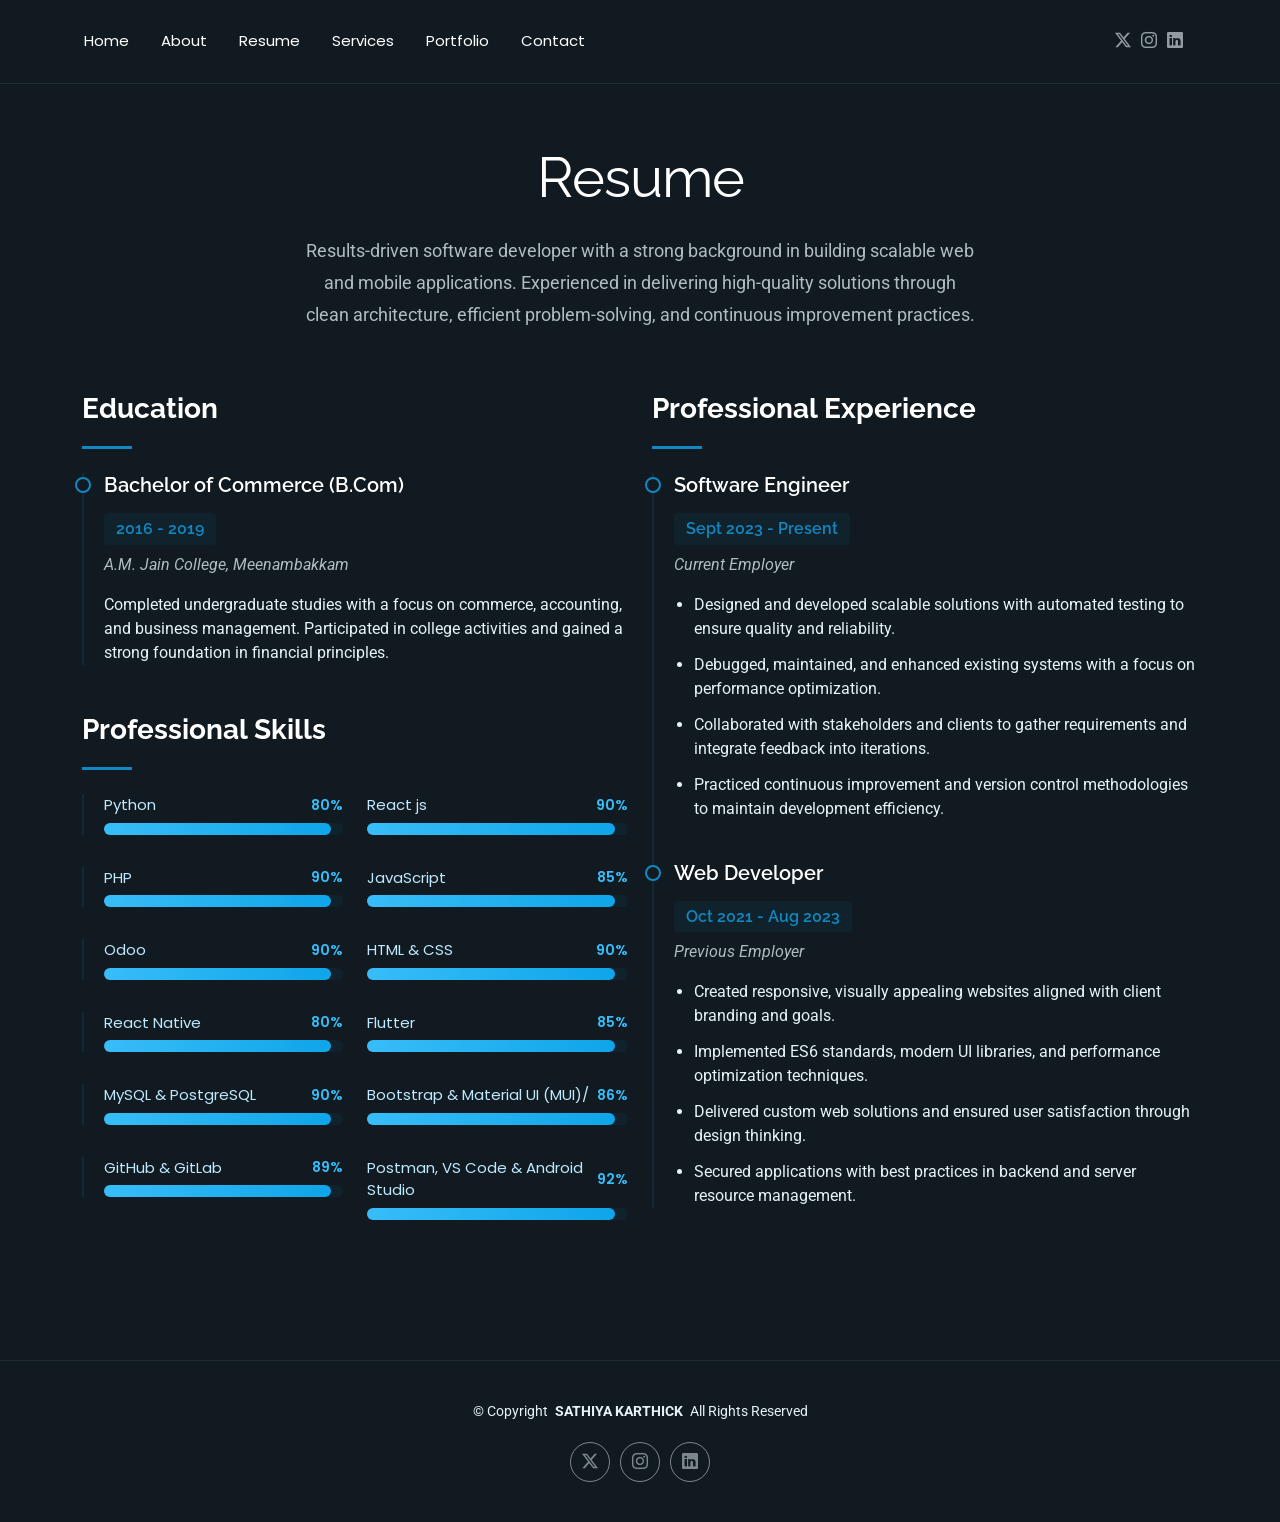
<file: resume.html>
<!DOCTYPE html>
<html lang="en">

<head>
  <meta charset="utf-8">
  <meta content="width=device-width, initial-scale=1.0" name="viewport">
  <title>Resume - FolioOne Bootstrap Template</title>
  <meta name="description" content="">
  <meta name="keywords" content="">

  <!-- Favicons -->
  <link href="assets/img/favicon.png" rel="icon">
  <link href="assets/img/apple-touch-icon.png" rel="apple-touch-icon">

  <!-- Fonts -->
  <link href="https://fonts.googleapis.com" rel="preconnect">
  <link href="https://fonts.gstatic.com" rel="preconnect" crossorigin>
  <link href="https://fonts.googleapis.com/css2?family=Roboto:ital,wght@0,100;0,300;0,400;0,500;0,700;0,900;1,100;1,300;1,400;1,500;1,700;1,900&family=Poppins:ital,wght@0,100;0,200;0,300;0,400;0,500;0,600;0,700;0,800;0,900;1,100;1,200;1,300;1,400;1,500;1,600;1,700;1,800;1,900&family=Raleway:ital,wght@0,100;0,200;0,300;0,400;0,500;0,600;0,700;0,800;0,900;1,100;1,200;1,300;1,400;1,500;1,600;1,700;1,800;1,900&display=swap" rel="stylesheet">

  <!-- Vendor CSS Files -->
  <link href="assets/vendor/bootstrap/css/bootstrap.min.css" rel="stylesheet">
  <link href="assets/vendor/bootstrap-icons/bootstrap-icons.css" rel="stylesheet">
  <link href="assets/vendor/aos/aos.css" rel="stylesheet">
  <link href="assets/vendor/swiper/swiper-bundle.min.css" rel="stylesheet">
  <link href="assets/vendor/glightbox/css/glightbox.min.css" rel="stylesheet">

  <!-- Main CSS File -->
  <link href="assets/css/main.css" rel="stylesheet">
</head>

<body class="resume-page">

  <!-- Header -->
  <div id="header-placeholder"></div>

  <main class="main">

    <!-- Resume Section -->
    <section id="resume" class="resume section">

      <!-- Section Title -->
      <div class="container section-title" data-aos="fade-up">
        <h2>Resume</h2>
        <p>Results-driven software developer with a strong background in building scalable web and mobile applications. Experienced in delivering high-quality solutions through clean architecture, efficient problem-solving, and continuous improvement practices.</p>
      </div><!-- End Section Title -->

      <div class="container" data-aos="fade-up" data-aos-delay="100">

        <div class="row">
          <div class="col-lg-6">
            <!-- Education Section -->
            <div class="resume-item" data-aos="fade-up">
              <h3 class="resume-title">Education</h3>

              <div class="resume-content">
                <article class="education-item">
                  <h4>Bachelor of Commerce (B.Com)</h4>
                  <h5>2016 - 2019</h5>
                  <p class="institution"><em>A.M. Jain College, Meenambakkam</em></p>
                  <p>Completed undergraduate studies with a focus on commerce, accounting, and business management. Participated in college activities and gained a strong foundation in financial principles.</p>
                </article>
              </div>
            </div>

            <!-- Professional Skills Section -->
            <div class="resume-item skills-animation" data-aos="fade-up">
              <h3 class="resume-title">Professional Skills</h3>

              <div class="row">
                <div class="col-lg-6">
                  <div class="resume-content">
                    <div class="skill-item">
                      <div class="skill-info">
                        <span class="skill-name">Python</span>
                        <span class="skill-percent">80%</span>
                      </div>
                      <div class="progress">
                        <div class="progress-bar" role="progressbar" aria-valuenow="95" aria-valuemin="0" aria-valuemax="100"></div>
                      </div>
                    </div>
                  </div>
                </div>
                <div class="col-lg-6">
                  <div class="skill-item">
                    <div class="skill-info">
                      <span class="skill-name">React js</span>
                      <span class="skill-percent">90%</span>
                    </div>
                    <div class="progress">
                      <div class="progress-bar" role="progressbar" aria-valuenow="95" aria-valuemin="0" aria-valuemax="100"></div>
                    </div>
                  </div>
                </div>
              </div>

              <div class="row">
                <div class="col-lg-6">
                  <div class="resume-content">
                    <div class="skill-item">
                      <div class="skill-info">
                        <span class="skill-name">PHP</span>
                        <span class="skill-percent">90%</span>
                      </div>
                      <div class="progress">
                        <div class="progress-bar" role="progressbar" aria-valuenow="95" aria-valuemin="0" aria-valuemax="100"></div>
                      </div>
                    </div>
                  </div>
                </div>
                <div class="col-lg-6">
                  <div class="skill-item">
                    <div class="skill-info">
                      <span class="skill-name">JavaScript</span>
                      <span class="skill-percent">85%</span>
                    </div>
                    <div class="progress">
                      <div class="progress-bar" role="progressbar" aria-valuenow="95" aria-valuemin="0" aria-valuemax="100"></div>
                    </div>
                  </div>
                </div>
              </div>


              <div class="row">
                <div class="col-lg-6">
                  <div class="resume-content">
                    <div class="skill-item">
                      <div class="skill-info">
                        <span class="skill-name">Odoo</span>
                        <span class="skill-percent">90%</span>
                      </div>
                      <div class="progress">
                        <div class="progress-bar" role="progressbar" aria-valuenow="95" aria-valuemin="0" aria-valuemax="100"></div>
                      </div>
                    </div>
                  </div>
                </div>
                <div class="col-lg-6">
                  <div class="skill-item">
                    <div class="skill-info">
                      <span class="skill-name">HTML & CSS</span>
                      <span class="skill-percent">90%</span>
                    </div>
                    <div class="progress">
                      <div class="progress-bar" role="progressbar" aria-valuenow="95" aria-valuemin="0" aria-valuemax="100"></div>
                    </div>
                  </div>
                </div>
              </div>

              <div class="row">
                <div class="col-lg-6">
                  <div class="resume-content">
                    <div class="skill-item">
                      <div class="skill-info">
                        <span class="skill-name">React Native</span>
                        <span class="skill-percent">80%</span>
                      </div>
                      <div class="progress">
                        <div class="progress-bar" role="progressbar" aria-valuenow="95" aria-valuemin="0" aria-valuemax="100"></div>
                      </div>
                    </div>
                  </div>
                </div>
                <div class="col-lg-6">
                  <div class="skill-item">
                    <div class="skill-info">
                      <span class="skill-name">Flutter</span>
                      <span class="skill-percent">85%</span>
                    </div>
                    <div class="progress">
                      <div class="progress-bar" role="progressbar" aria-valuenow="95" aria-valuemin="0" aria-valuemax="100"></div>
                    </div>
                  </div>
                </div>
              </div>


              <div class="row">
                <div class="col-lg-6">
                  <div class="resume-content">
                    <div class="skill-item">
                      <div class="skill-info">
                        <span class="skill-name">MySQL & PostgreSQL</span>
                        <span class="skill-percent">90%</span>
                      </div>
                      <div class="progress">
                        <div class="progress-bar" role="progressbar" aria-valuenow="95" aria-valuemin="0" aria-valuemax="100"></div>
                      </div>
                    </div>
                  </div>
                </div>
                <div class="col-lg-6">
                  <div class="skill-item">
                    <div class="skill-info">
                      <span class="skill-name">Bootstrap & Material UI (MUI)/</span>
                      <span class="skill-percent">86%</span>
                    </div>
                    <div class="progress">
                      <div class="progress-bar" role="progressbar" aria-valuenow="95" aria-valuemin="0" aria-valuemax="100"></div>
                    </div>
                  </div>
                </div>
              </div>


              <div class="row">
                <div class="col-lg-6">
                  <div class="resume-content">
                    <div class="skill-item">
                      <div class="skill-info">
                        <span class="skill-name">GitHub & GitLab</span>
                        <span class="skill-percent">89%</span>
                      </div>
                      <div class="progress">
                        <div class="progress-bar" role="progressbar" aria-valuenow="95" aria-valuemin="0" aria-valuemax="100"></div>
                      </div>
                    </div>
                  </div>
                </div>
                <div class="col-lg-6">
                  <div class="skill-item">
                    <div class="skill-info">
                      <span class="skill-name">Postman, VS Code & Android Studio</span>
                      <span class="skill-percent">92%</span>
                    </div>
                    <div class="progress">
                      <div class="progress-bar" role="progressbar" aria-valuenow="95" aria-valuemin="0" aria-valuemax="100"></div>
                    </div>
                  </div>
                </div>
              </div>


            </div>
            <!-- End Professional Skills Section -->
          </div>

          <div class="col-lg-6">
            <div class="resume-item" data-aos="fade-up" data-aos-delay="100">
              <h3 class="resume-title">Professional Experience</h3>

              <div class="resume-content">
                <article class="experience-item">
                  <h4>Software Engineer</h4>
                  <h5>Sept 2023 - Present</h5>
                  <p class="company"><em>Current Employer</em></p>
                  <ul>
                    <li>Designed and developed scalable solutions with automated testing to ensure quality and reliability.</li>
                    <li>Debugged, maintained, and enhanced existing systems with a focus on performance optimization.</li>
                    <li>Collaborated with stakeholders and clients to gather requirements and integrate feedback into iterations.</li>
                    <li>Practiced continuous improvement and version control methodologies to maintain development efficiency.</li>
                  </ul>
                </article>

                <article class="experience-item">
                  <h4>Web Developer</h4>
                  <h5>Oct 2021 - Aug 2023</h5>
                  <p class="company"><em>Previous Employer</em></p>
                  <ul>
                    <li>Created responsive, visually appealing websites aligned with client branding and goals.</li>
                    <li>Implemented ES6 standards, modern UI libraries, and performance optimization techniques.</li>
                    <li>Delivered custom web solutions and ensured user satisfaction through design thinking.</li>
                    <li>Secured applications with best practices in backend and server resource management.</li>
                  </ul>
                </article>
              </div>
            </div>
          </div>
      </div>

    </section><!-- /Resume Section -->

  </main>

  <!-- Footer Including -->
  <div id="footer-placeholder"></div>

  <!-- Scroll Top -->
  <a href="#" id="scroll-top" class="scroll-top d-flex align-items-center justify-content-center"><i class="bi bi-arrow-up-short"></i></a>

  <!-- Preloader -->
  <div id="preloader"></div>

  <!-- Vendor JS Files -->
  <script src="assets/vendor/bootstrap/js/bootstrap.bundle.min.js"></script>
  <script src="assets/vendor/php-email-form/validate.js"></script>
  <script src="assets/vendor/aos/aos.js"></script>
  <script src="assets/vendor/typed.js/typed.umd.js"></script>
  <script src="assets/vendor/waypoints/noframework.waypoints.js"></script>
  <script src="assets/vendor/purecounter/purecounter_vanilla.js"></script>
  <script src="assets/vendor/swiper/swiper-bundle.min.js"></script>
  <script src="assets/vendor/imagesloaded/imagesloaded.pkgd.min.js"></script>
  <script src="assets/vendor/isotope-layout/isotope.pkgd.min.js"></script>
  <script src="assets/vendor/glightbox/js/glightbox.min.js"></script>
  <script src="https://code.jquery.com/jquery-3.6.0.min.js"></script>

  <!-- Main JS File -->
  <script src="assets/js/main.js"></script>
  <script src="assets/js/include.js"></script>

</body>

</html>
</file>
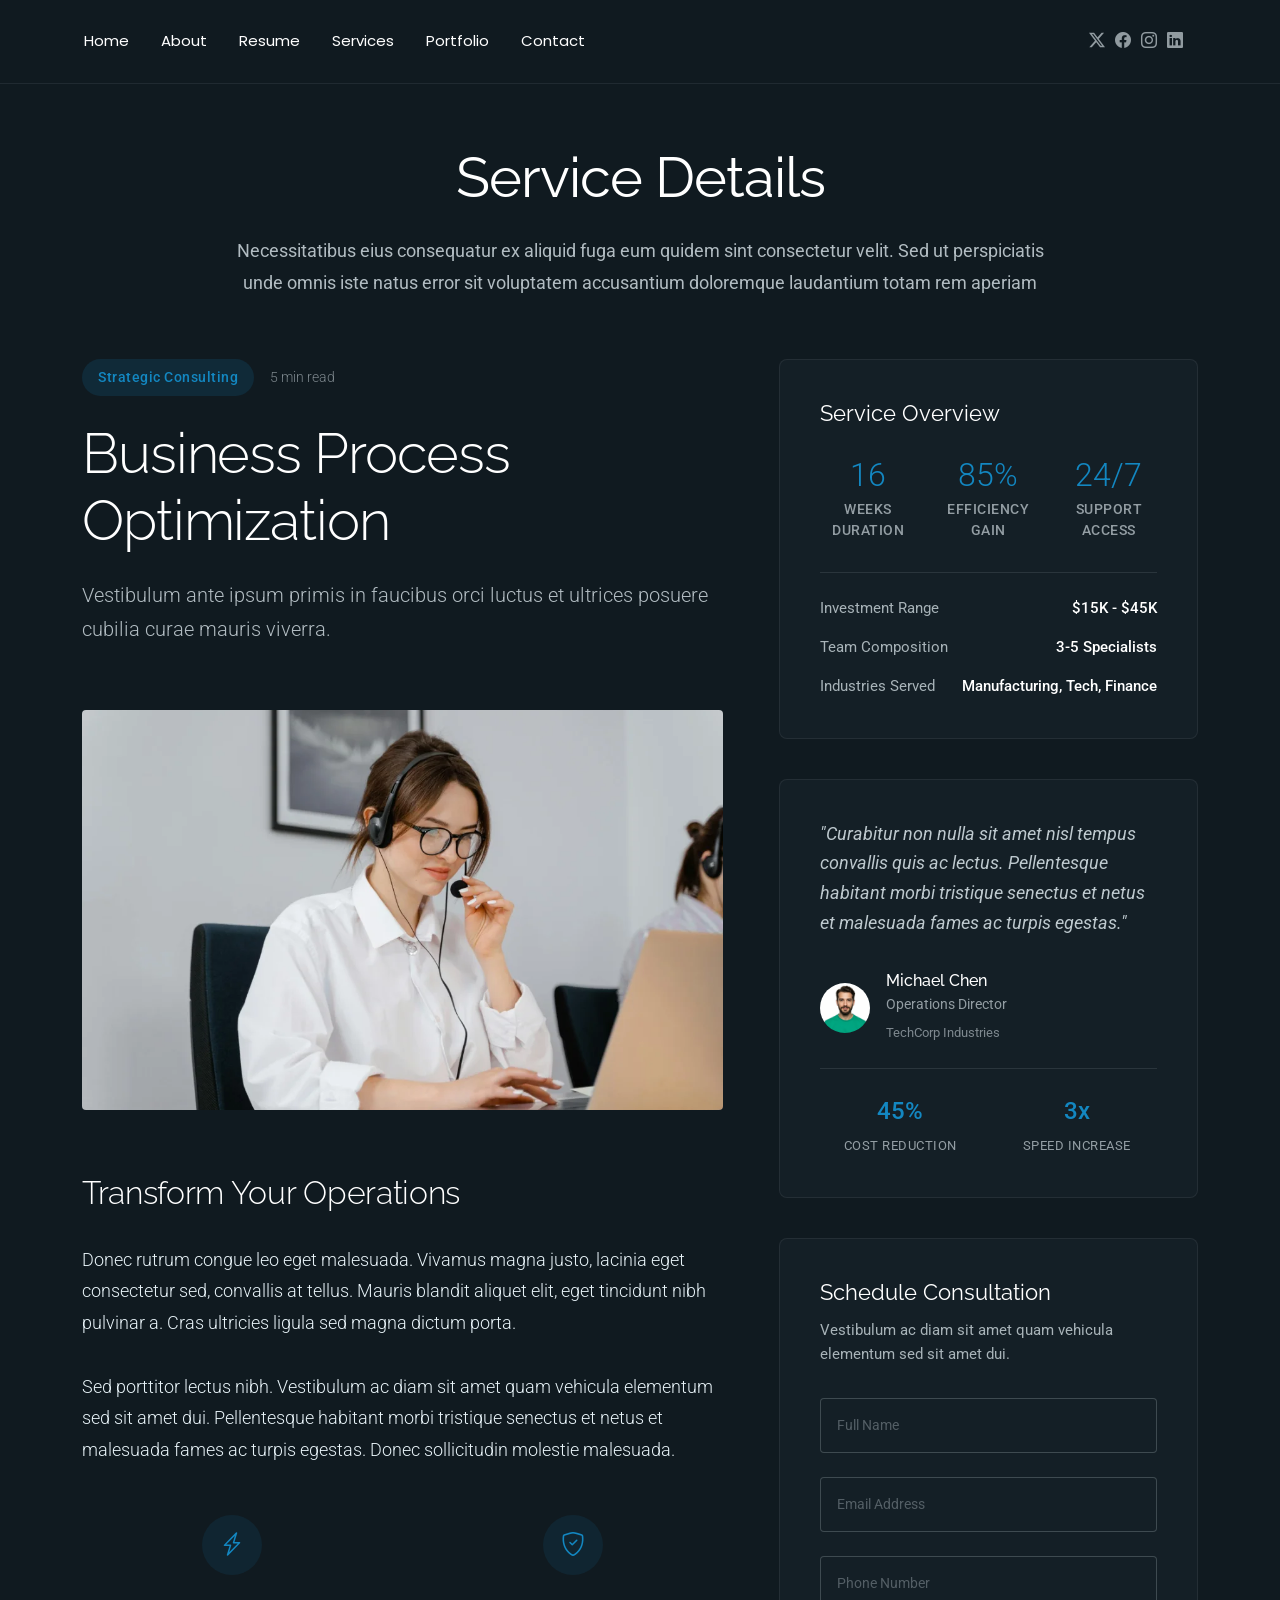
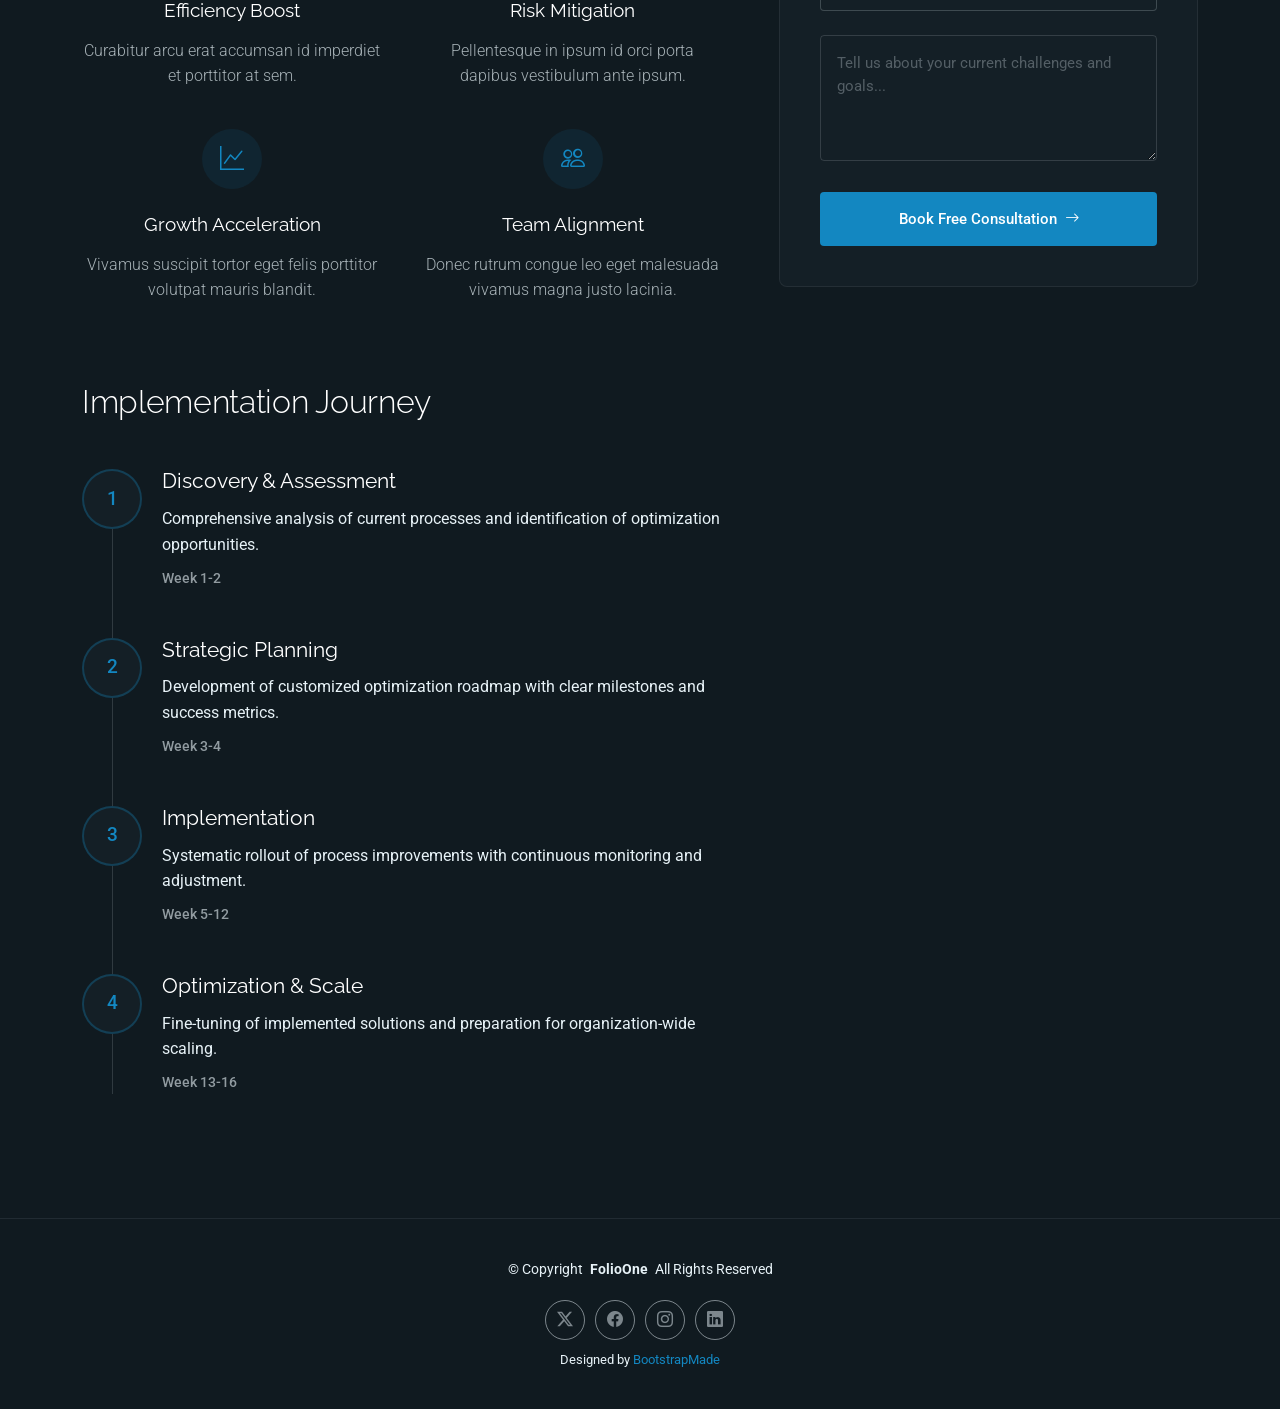
<file: service-details.html>
<!DOCTYPE html>
<html lang="en">

<head>
  <meta charset="utf-8">
  <meta content="width=device-width, initial-scale=1.0" name="viewport">
  <title>Service Details - FolioOne Bootstrap Template</title>
  <meta name="description" content="">
  <meta name="keywords" content="">

  <!-- Favicons -->
  <link href="assets/img/favicon.png" rel="icon">
  <link href="assets/img/apple-touch-icon.png" rel="apple-touch-icon">

  <!-- Fonts -->
  <link href="https://fonts.googleapis.com" rel="preconnect">
  <link href="https://fonts.gstatic.com" rel="preconnect" crossorigin>
  <link href="https://fonts.googleapis.com/css2?family=Roboto:ital,wght@0,100;0,300;0,400;0,500;0,700;0,900;1,100;1,300;1,400;1,500;1,700;1,900&family=Poppins:ital,wght@0,100;0,200;0,300;0,400;0,500;0,600;0,700;0,800;0,900;1,100;1,200;1,300;1,400;1,500;1,600;1,700;1,800;1,900&family=Raleway:ital,wght@0,100;0,200;0,300;0,400;0,500;0,600;0,700;0,800;0,900;1,100;1,200;1,300;1,400;1,500;1,600;1,700;1,800;1,900&display=swap" rel="stylesheet">

  <!-- Vendor CSS Files -->
  <link href="assets/vendor/bootstrap/css/bootstrap.min.css" rel="stylesheet">
  <link href="assets/vendor/bootstrap-icons/bootstrap-icons.css" rel="stylesheet">
  <link href="assets/vendor/aos/aos.css" rel="stylesheet">
  <link href="assets/vendor/swiper/swiper-bundle.min.css" rel="stylesheet">
  <link href="assets/vendor/glightbox/css/glightbox.min.css" rel="stylesheet">

  <!-- Main CSS File -->
  <link href="assets/css/main.css" rel="stylesheet">

  <!-- =======================================================
  * Template Name: FolioOne
  * Template URL: https://bootstrapmade.com/folioone-bootstrap-portfolio-website-template/
  * Updated: Aug 23 2025 with Bootstrap v5.3.7
  * Author: BootstrapMade.com
  * License: https://bootstrapmade.com/license/
  ======================================================== -->
</head>

<body class="service-details-page">

  <header id="header" class="header d-flex align-items-center light-background sticky-top">
    <div class="container position-relative d-flex align-items-center justify-content-between">

      <!-- <a href="index.html" class="logo d-flex align-items-center me-auto me-xl-0">
      <img src="assets/img/logo.webp" alt="">
      <h1 class="sitename">FolioOne</h1> 
    </a> -->

      <nav id="navmenu" class="navmenu">
        <ul>
          <li><a href="index.html">Home</a></li>
          <li><a href="about.html">About</a></li>
          <li><a href="resume.html">Resume</a></li>
          <li><a href="services.html">Services</a></li>
          <li><a href="portfolio.html">Portfolio</a></li>
          <li><a href="contact.html">Contact</a></li>
        </ul>
        <i class="mobile-nav-toggle d-xl-none bi bi-list"></i>
      </nav>

      <div class="header-social-links">
        <a href="#" class="twitter"><i class="bi bi-twitter-x"></i></a>
        <a href="#" class="facebook"><i class="bi bi-facebook"></i></a>
        <a href="#" class="instagram"><i class="bi bi-instagram"></i></a>
        <a href="#" class="linkedin"><i class="bi bi-linkedin"></i></a>
      </div>

    </div>
  </header>

  <main class="main">

    <!-- Service Details Section -->
    <section id="service-details" class="service-details section">

      <!-- Section Title -->
      <div class="container section-title" data-aos="fade-up">
        <h2>Service Details</h2>
        <p>Necessitatibus eius consequatur ex aliquid fuga eum quidem sint consectetur velit. Sed ut perspiciatis unde omnis iste natus error sit voluptatem accusantium doloremque laudantium totam rem aperiam</p>
      </div><!-- End Section Title -->

      <div class="container" data-aos="fade-up" data-aos-delay="100">

        <div class="row">

          <!-- Main Content Area -->
          <div class="col-lg-7">

            <!-- Hero Service Introduction -->
            <div class="service-hero" data-aos="fade-up" data-aos-delay="100">
              <div class="service-meta">
                <span class="service-category">Strategic Consulting</span>
                <span class="reading-time">5 min read</span>
              </div>
              <h1>Business Process Optimization</h1>
              <p class="service-description">Vestibulum ante ipsum primis in faucibus orci luctus et ultrices posuere cubilia curae mauris viverra.</p>
            </div>

            <!-- Service Visual -->
            <div class="service-visual" data-aos="zoom-in" data-aos-delay="200">
              <img src="assets/img/services/services-7.webp" alt="Business Process Optimization" class="img-fluid">
            </div>

            <!-- Service Content -->
            <div class="service-narrative" data-aos="fade-up" data-aos-delay="300">
              <h3>Transform Your Operations</h3>
              <p>Donec rutrum congue leo eget malesuada. Vivamus magna justo, lacinia eget consectetur sed, convallis at tellus. Mauris blandit aliquet elit, eget tincidunt nibh pulvinar a. Cras ultricies ligula sed magna dictum porta.</p>

              <p>Sed porttitor lectus nibh. Vestibulum ac diam sit amet quam vehicula elementum sed sit amet dui. Pellentesque habitant morbi tristique senectus et netus et malesuada fames ac turpis egestas. Donec sollicitudin molestie malesuada.</p>

              <!-- Key Benefits Grid -->
              <div class="benefits-grid" data-aos="fade-up" data-aos-delay="400">
                <div class="benefit-card">
                  <div class="benefit-icon">
                    <i class="bi bi-lightning-charge"></i>
                  </div>
                  <h4>Efficiency Boost</h4>
                  <p>Curabitur arcu erat accumsan id imperdiet et porttitor at sem.</p>
                </div>

                <div class="benefit-card">
                  <div class="benefit-icon">
                    <i class="bi bi-shield-check"></i>
                  </div>
                  <h4>Risk Mitigation</h4>
                  <p>Pellentesque in ipsum id orci porta dapibus vestibulum ante ipsum.</p>
                </div>

                <div class="benefit-card">
                  <div class="benefit-icon">
                    <i class="bi bi-graph-up"></i>
                  </div>
                  <h4>Growth Acceleration</h4>
                  <p>Vivamus suscipit tortor eget felis porttitor volutpat mauris blandit.</p>
                </div>

                <div class="benefit-card">
                  <div class="benefit-icon">
                    <i class="bi bi-people"></i>
                  </div>
                  <h4>Team Alignment</h4>
                  <p>Donec rutrum congue leo eget malesuada vivamus magna justo lacinia.</p>
                </div>
              </div>

            </div>

            <!-- Implementation Timeline -->
            <div class="timeline-section" data-aos="fade-up" data-aos-delay="500">
              <h3>Implementation Journey</h3>
              <div class="timeline">
                <div class="timeline-item">
                  <div class="timeline-marker">
                    <span>1</span>
                  </div>
                  <div class="timeline-content">
                    <h4>Discovery &amp; Assessment</h4>
                    <p>Comprehensive analysis of current processes and identification of optimization opportunities.</p>
                    <small>Week 1-2</small>
                  </div>
                </div>

                <div class="timeline-item">
                  <div class="timeline-marker">
                    <span>2</span>
                  </div>
                  <div class="timeline-content">
                    <h4>Strategic Planning</h4>
                    <p>Development of customized optimization roadmap with clear milestones and success metrics.</p>
                    <small>Week 3-4</small>
                  </div>
                </div>

                <div class="timeline-item">
                  <div class="timeline-marker">
                    <span>3</span>
                  </div>
                  <div class="timeline-content">
                    <h4>Implementation</h4>
                    <p>Systematic rollout of process improvements with continuous monitoring and adjustment.</p>
                    <small>Week 5-12</small>
                  </div>
                </div>

                <div class="timeline-item">
                  <div class="timeline-marker">
                    <span>4</span>
                  </div>
                  <div class="timeline-content">
                    <h4>Optimization &amp; Scale</h4>
                    <p>Fine-tuning of implemented solutions and preparation for organization-wide scaling.</p>
                    <small>Week 13-16</small>
                  </div>
                </div>
              </div>
            </div>

          </div><!-- End Main Content -->

          <!-- Service Sidebar -->
          <div class="col-lg-5">
            <div class="service-sidebar" data-aos="fade-up" data-aos-delay="200">

              <!-- Service Overview Card -->
              <div class="overview-card">
                <div class="overview-header">
                  <h4>Service Overview</h4>
                </div>
                <div class="overview-stats">
                  <div class="stat-item">
                    <div class="stat-number">16</div>
                    <div class="stat-label">Weeks Duration</div>
                  </div>
                  <div class="stat-item">
                    <div class="stat-number">85%</div>
                    <div class="stat-label">Efficiency Gain</div>
                  </div>
                  <div class="stat-item">
                    <div class="stat-number">24/7</div>
                    <div class="stat-label">Support Access</div>
                  </div>
                </div>

                <div class="overview-details">
                  <div class="detail-row">
                    <span class="detail-label">Investment Range</span>
                    <span class="detail-value">$15K - $45K</span>
                  </div>
                  <div class="detail-row">
                    <span class="detail-label">Team Composition</span>
                    <span class="detail-value">3-5 Specialists</span>
                  </div>
                  <div class="detail-row">
                    <span class="detail-label">Industries Served</span>
                    <span class="detail-value">Manufacturing, Tech, Finance</span>
                  </div>
                </div>
              </div>

              <!-- Client Success Story -->
              <div class="success-story">
                <div class="story-quote">
                  <p>"Curabitur non nulla sit amet nisl tempus convallis quis ac lectus. Pellentesque habitant morbi tristique senectus et netus et malesuada fames ac turpis egestas."</p>
                </div>
                <div class="story-author">
                  <img src="assets/img/person/person-m-8.webp" alt="Michael Chen" class="author-avatar">
                  <div class="author-details">
                    <h5>Michael Chen</h5>
                    <span>Operations Director</span>
                    <small>TechCorp Industries</small>
                  </div>
                </div>
                <div class="story-metrics">
                  <div class="metric">
                    <span class="metric-value">45%</span>
                    <span class="metric-label">Cost Reduction</span>
                  </div>
                  <div class="metric">
                    <span class="metric-value">3x</span>
                    <span class="metric-label">Speed Increase</span>
                  </div>
                </div>
              </div>

              <!-- Consultation Form -->
              <div class="consultation-form">
                <div class="form-header">
                  <h4>Schedule Consultation</h4>
                  <p>Vestibulum ac diam sit amet quam vehicula elementum sed sit amet dui.</p>
                </div>

                <form action="forms/consultation.php" method="post" class="php-email-form">
                  <div class="form-group">
                    <input type="text" name="name" class="form-input" placeholder="Full Name" required="">
                  </div>

                  <div class="form-group">
                    <input type="email" name="email" class="form-input" placeholder="Email Address" required="">
                  </div>

                  <div class="form-group">
                    <input type="tel" name="phone" class="form-input" placeholder="Phone Number">
                  </div>

                  <input type="hidden" name="subject" value="Business Process Optimization Consultation">

                  <div class="form-group">
                    <textarea name="message" class="form-input" rows="4" placeholder="Tell us about your current challenges and goals..." required=""></textarea>
                  </div>

                  <div class="loading">Loading</div>
                  <div class="error-message"></div>
                  <div class="sent-message">Your consultation request has been sent. Thank you!</div>

                  <button type="submit" class="btn-consultation">
                    <span>Book Free Consultation</span>
                    <i class="bi bi-arrow-right"></i>
                  </button>
                </form>
              </div>

            </div>
          </div><!-- End Sidebar -->

        </div>

      </div>

    </section><!-- /Service Details Section -->

  </main>

  <footer id="footer" class="footer">

    <div class="container">
      <div class="copyright text-center ">
        <p>© <span>Copyright</span> <strong class="px-1 sitename">FolioOne</strong> <span>All Rights Reserved<br></span></p>
      </div>
      <div class="social-links d-flex justify-content-center">
        <a href=""><i class="bi bi-twitter-x"></i></a>
        <a href=""><i class="bi bi-facebook"></i></a>
        <a href=""><i class="bi bi-instagram"></i></a>
        <a href=""><i class="bi bi-linkedin"></i></a>
      </div>
      <div class="credits">
        <!-- All the links in the footer should remain intact. -->
        <!-- You can delete the links only if you've purchased the pro version. -->
        <!-- Licensing information: https://bootstrapmade.com/license/ -->
        <!-- Purchase the pro version with working PHP/AJAX contact form: [buy-url] -->
        Designed by <a href="https://bootstrapmade.com/">BootstrapMade</a>
      </div>
    </div>

  </footer>

  <!-- Scroll Top -->
  <a href="#" id="scroll-top" class="scroll-top d-flex align-items-center justify-content-center"><i class="bi bi-arrow-up-short"></i></a>

  <!-- Preloader -->
  <div id="preloader"></div>

  <!-- Vendor JS Files -->
  <script src="assets/vendor/bootstrap/js/bootstrap.bundle.min.js"></script>
  <script src="assets/vendor/php-email-form/validate.js"></script>
  <script src="assets/vendor/aos/aos.js"></script>
  <script src="assets/vendor/typed.js/typed.umd.js"></script>
  <script src="assets/vendor/waypoints/noframework.waypoints.js"></script>
  <script src="assets/vendor/purecounter/purecounter_vanilla.js"></script>
  <script src="assets/vendor/swiper/swiper-bundle.min.js"></script>
  <script src="assets/vendor/imagesloaded/imagesloaded.pkgd.min.js"></script>
  <script src="assets/vendor/isotope-layout/isotope.pkgd.min.js"></script>
  <script src="assets/vendor/glightbox/js/glightbox.min.js"></script>

  <!-- Main JS File -->
  <script src="assets/js/main.js"></script>

</body>

</html>
</file>
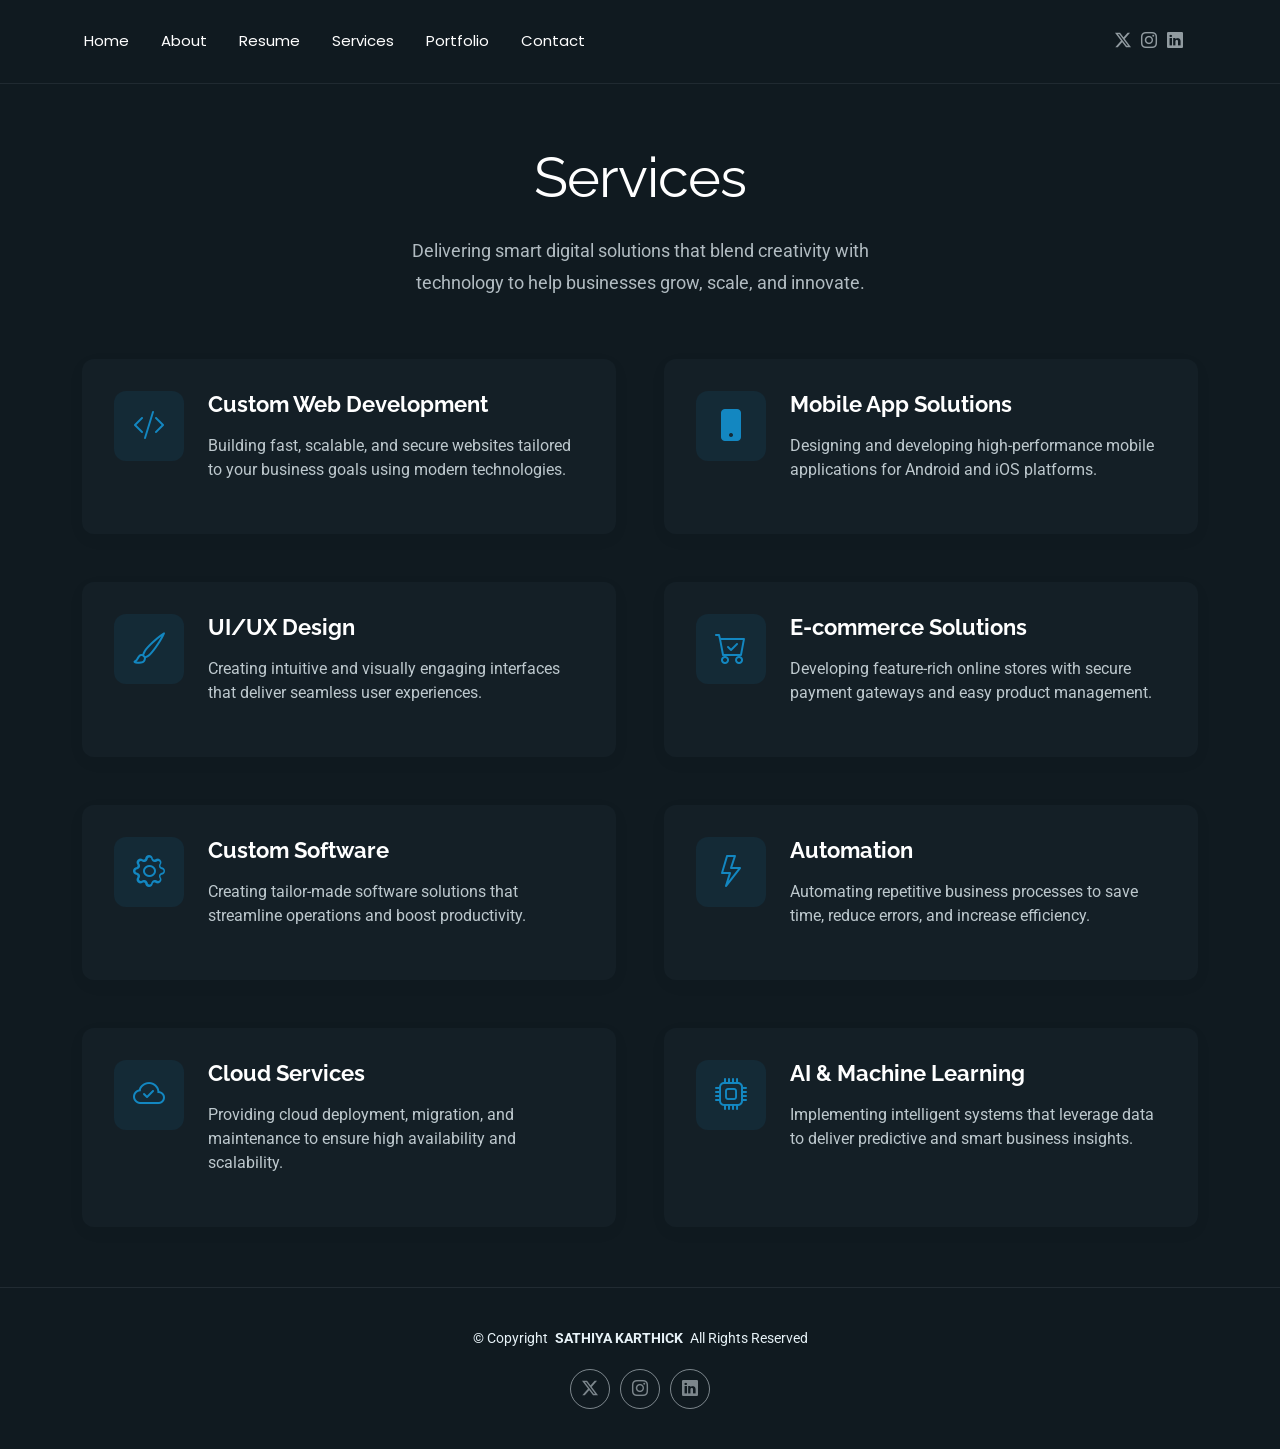
<file: services.html>
<!DOCTYPE html>
<html lang="en">

<head>
  <meta charset="utf-8">
  <meta content="width=device-width, initial-scale=1.0" name="viewport">
  <title>Services - FolioOne Bootstrap Template</title>
  <meta name="description" content="">
  <meta name="keywords" content="">

  <!-- Favicons -->
  <link href="assets/img/favicon.png" rel="icon">
  <link href="assets/img/apple-touch-icon.png" rel="apple-touch-icon">

  <!-- Fonts -->
  <link href="https://fonts.googleapis.com" rel="preconnect">
  <link href="https://fonts.gstatic.com" rel="preconnect" crossorigin>
  <link href="https://fonts.googleapis.com/css2?family=Roboto:ital,wght@0,100;0,300;0,400;0,500;0,700;0,900;1,100;1,300;1,400;1,500;1,700;1,900&family=Poppins:ital,wght@0,100;0,200;0,300;0,400;0,500;0,600;0,700;0,800;0,900;1,100;1,200;1,300;1,400;1,500;1,600;1,700;1,800;1,900&family=Raleway:ital,wght@0,100;0,200;0,300;0,400;0,500;0,600;0,700;0,800;0,900;1,100;1,200;1,300;1,400;1,500;1,600;1,700;1,800;1,900&display=swap" rel="stylesheet">

  <!-- Vendor CSS Files -->
  <link href="assets/vendor/bootstrap/css/bootstrap.min.css" rel="stylesheet">
  <link href="assets/vendor/bootstrap-icons/bootstrap-icons.css" rel="stylesheet">
  <link href="assets/vendor/aos/aos.css" rel="stylesheet">
  <link href="assets/vendor/swiper/swiper-bundle.min.css" rel="stylesheet">
  <link href="assets/vendor/glightbox/css/glightbox.min.css" rel="stylesheet">

  <!-- Main CSS File -->
  <link href="assets/css/main.css" rel="stylesheet">
</head>

<body class="services-page">

  <!-- Header -->
  <div id="header-placeholder"></div>

  <main class="main">

    <!-- Services Section -->
    <section id="services" class="services section">

      <!-- Section Title -->
      <div class="container section-title" data-aos="fade-up">
        <h2>Services</h2>
        <p>Delivering smart digital solutions that blend creativity with technology to help businesses grow, scale, and innovate.</p>
      </div><!-- End Section Title -->

      <div class="container" data-aos="fade-up" data-aos-delay="100">

       <div class="row justify-content-center g-5">

  <div class="col-md-6" data-aos="fade-right" data-aos-delay="100">
    <div class="service-item">
      <div class="service-icon">
        <i class="bi bi-code-slash"></i>
      </div>
      <div class="service-content">
        <h3>Custom Web Development</h3>
        <p>Building fast, scalable, and secure websites tailored to your business goals using modern technologies.</p>
      </div>
    </div>
  </div>

  <div class="col-md-6" data-aos="fade-left" data-aos-delay="100">
    <div class="service-item">
      <div class="service-icon">
        <i class="bi bi-phone-fill"></i>
      </div>
      <div class="service-content">
        <h3>Mobile App Solutions</h3>
        <p>Designing and developing high-performance mobile applications for Android and iOS platforms.</p>
      </div>
    </div>
  </div>

  <div class="col-md-6" data-aos="fade-right" data-aos-delay="200">
    <div class="service-item">
      <div class="service-icon">
        <i class="bi bi-brush"></i>
      </div>
      <div class="service-content">
        <h3>UI/UX Design</h3>
        <p>Creating intuitive and visually engaging interfaces that deliver seamless user experiences.</p>
      </div>
    </div>
  </div>

  <div class="col-md-6" data-aos="fade-left" data-aos-delay="200">
    <div class="service-item">
      <div class="service-icon">
        <i class="bi bi-cart-check"></i>
      </div>
      <div class="service-content">
        <h3>E-commerce Solutions</h3>
        <p>Developing feature-rich online stores with secure payment gateways and easy product management.</p>
      </div>
    </div>
  </div>

  <div class="col-md-6" data-aos="fade-right" data-aos-delay="300">
    <div class="service-item">
      <div class="service-icon">
        <i class="bi bi-gear"></i>
      </div>
      <div class="service-content">
        <h3>Custom Software</h3>
        <p>Creating tailor-made software solutions that streamline operations and boost productivity.</p>
      </div>
    </div>
  </div>

  <div class="col-md-6" data-aos="fade-left" data-aos-delay="300">
    <div class="service-item">
      <div class="service-icon">
        <i class="bi bi-lightning"></i>
      </div>
      <div class="service-content">
        <h3>Automation</h3>
        <p>Automating repetitive business processes to save time, reduce errors, and increase efficiency.</p>
      </div>
    </div>
  </div>

  <div class="col-md-6" data-aos="fade-right" data-aos-delay="400">
    <div class="service-item">
      <div class="service-icon">
        <i class="bi bi-cloud-check"></i>
      </div>
      <div class="service-content">
        <h3>Cloud Services</h3>
        <p>Providing cloud deployment, migration, and maintenance to ensure high availability and scalability.</p>
      </div>
    </div>
  </div>

  <div class="col-md-6" data-aos="fade-left" data-aos-delay="400">
    <div class="service-item">
      <div class="service-icon">
        <i class="bi bi-cpu"></i>
      </div>
      <div class="service-content">
        <h3>AI & Machine Learning</h3>
        <p>Implementing intelligent systems that leverage data to deliver predictive and smart business insights.</p>
      </div>
    </div>
  </div>

</div>


      </div>

    </section><!-- /Services Section -->

  </main>

  <!-- Footer -->
  <div id="footer-placeholder"></div>

  <!-- Scroll Top -->
  <a href="#" id="scroll-top" class="scroll-top d-flex align-items-center justify-content-center"><i class="bi bi-arrow-up-short"></i></a>

  <!-- Preloader -->
  <div id="preloader"></div>

  <!-- Vendor JS Files -->
  <script src="assets/vendor/bootstrap/js/bootstrap.bundle.min.js"></script>
  <script src="assets/vendor/php-email-form/validate.js"></script>
  <script src="assets/vendor/aos/aos.js"></script>
  <script src="assets/vendor/typed.js/typed.umd.js"></script>
  <script src="assets/vendor/waypoints/noframework.waypoints.js"></script>
  <script src="assets/vendor/purecounter/purecounter_vanilla.js"></script>
  <script src="assets/vendor/swiper/swiper-bundle.min.js"></script>
  <script src="assets/vendor/imagesloaded/imagesloaded.pkgd.min.js"></script>
  <script src="assets/vendor/isotope-layout/isotope.pkgd.min.js"></script>
  <script src="assets/vendor/glightbox/js/glightbox.min.js"></script>

  <script src="https://code.jquery.com/jquery-3.6.0.min.js"></script>

  <script src="assets/js/main.js"></script>
  <script src="assets/js/include.js"></script>
</body>

</html>
</file>
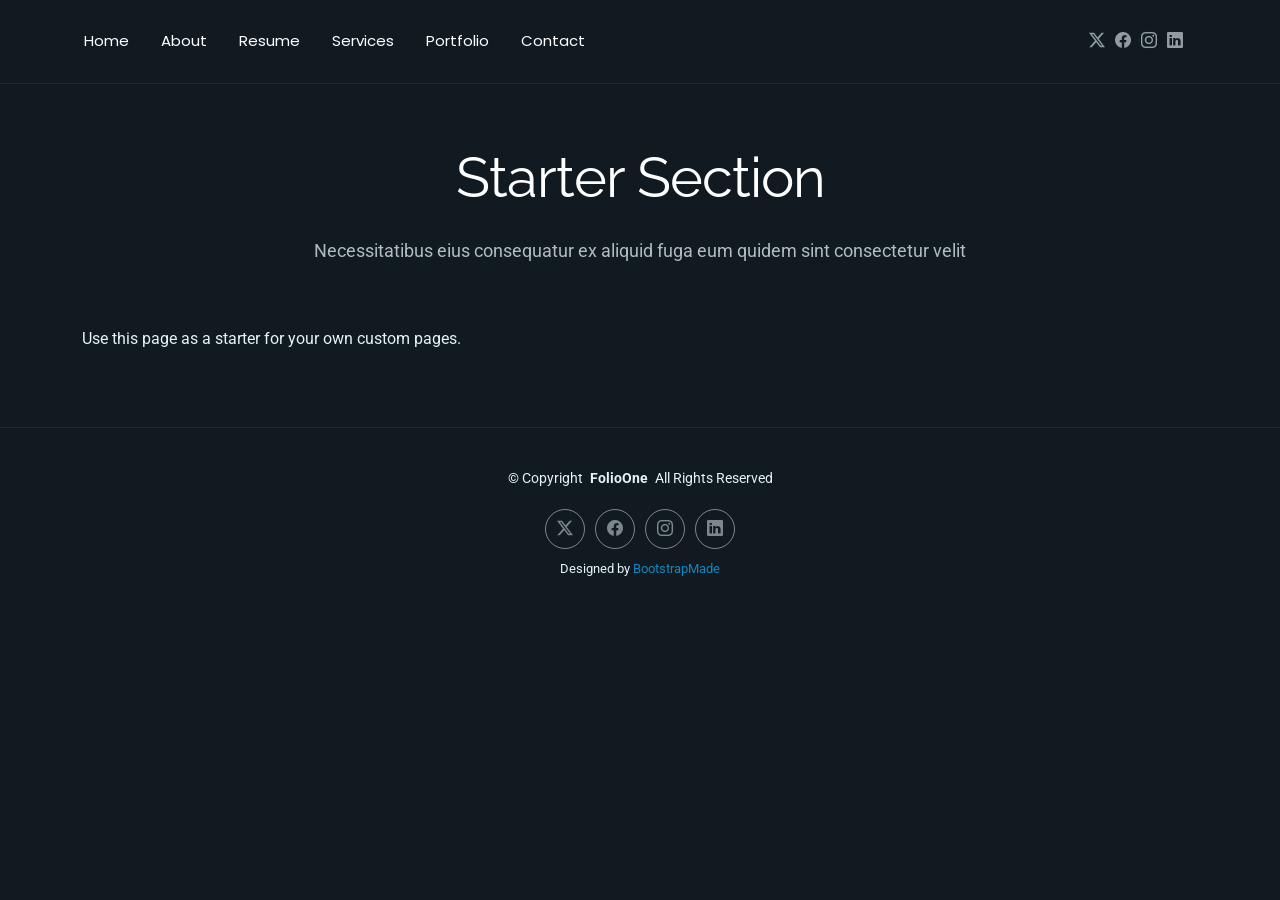
<file: starter-page.html>
<!DOCTYPE html>
<html lang="en">

<head>
  <meta charset="utf-8">
  <meta content="width=device-width, initial-scale=1.0" name="viewport">
  <title>Starter Page - FolioOne Bootstrap Template</title>
  <meta name="description" content="">
  <meta name="keywords" content="">

  <!-- Favicons -->
  <link href="assets/img/favicon.png" rel="icon">
  <link href="assets/img/apple-touch-icon.png" rel="apple-touch-icon">

  <!-- Fonts -->
  <link href="https://fonts.googleapis.com" rel="preconnect">
  <link href="https://fonts.gstatic.com" rel="preconnect" crossorigin>
  <link href="https://fonts.googleapis.com/css2?family=Roboto:ital,wght@0,100;0,300;0,400;0,500;0,700;0,900;1,100;1,300;1,400;1,500;1,700;1,900&family=Poppins:ital,wght@0,100;0,200;0,300;0,400;0,500;0,600;0,700;0,800;0,900;1,100;1,200;1,300;1,400;1,500;1,600;1,700;1,800;1,900&family=Raleway:ital,wght@0,100;0,200;0,300;0,400;0,500;0,600;0,700;0,800;0,900;1,100;1,200;1,300;1,400;1,500;1,600;1,700;1,800;1,900&display=swap" rel="stylesheet">

  <!-- Vendor CSS Files -->
  <link href="assets/vendor/bootstrap/css/bootstrap.min.css" rel="stylesheet">
  <link href="assets/vendor/bootstrap-icons/bootstrap-icons.css" rel="stylesheet">
  <link href="assets/vendor/aos/aos.css" rel="stylesheet">
  <link href="assets/vendor/swiper/swiper-bundle.min.css" rel="stylesheet">
  <link href="assets/vendor/glightbox/css/glightbox.min.css" rel="stylesheet">

  <!-- Main CSS File -->
  <link href="assets/css/main.css" rel="stylesheet">

  <!-- =======================================================
  * Template Name: FolioOne
  * Template URL: https://bootstrapmade.com/folioone-bootstrap-portfolio-website-template/
  * Updated: Aug 23 2025 with Bootstrap v5.3.7
  * Author: BootstrapMade.com
  * License: https://bootstrapmade.com/license/
  ======================================================== -->
</head>

<body class="starter-page-page">

  <header id="header" class="header d-flex align-items-center light-background sticky-top">
    <div class="container position-relative d-flex align-items-center justify-content-between">

      <!-- <a href="index.html" class="logo d-flex align-items-center me-auto me-xl-0">
      <img src="assets/img/logo.webp" alt="">
      <h1 class="sitename">FolioOne</h1> 
    </a> -->

      <nav id="navmenu" class="navmenu">
        <ul>
          <li><a href="index.html">Home</a></li>
          <li><a href="about.html">About</a></li>
          <li><a href="resume.html">Resume</a></li>
          <li><a href="services.html">Services</a></li>
          <li><a href="portfolio.html">Portfolio</a></li>
          <li><a href="contact.html">Contact</a></li>
        </ul>
        <i class="mobile-nav-toggle d-xl-none bi bi-list"></i>
      </nav>

      <div class="header-social-links">
        <a href="#" class="twitter"><i class="bi bi-twitter-x"></i></a>
        <a href="#" class="facebook"><i class="bi bi-facebook"></i></a>
        <a href="#" class="instagram"><i class="bi bi-instagram"></i></a>
        <a href="#" class="linkedin"><i class="bi bi-linkedin"></i></a>
      </div>

    </div>
  </header>

  <main class="main">

    <!-- Starter Section Section -->
    <section id="starter-section" class="starter-section section">

      <!-- Section Title -->
      <div class="container section-title" data-aos="fade-up">
        <h2>Starter Section</h2>
        <p>Necessitatibus eius consequatur ex aliquid fuga eum quidem sint consectetur velit</p>
      </div><!-- End Section Title -->

      <div class="container" data-aos="fade-up">
        <p>Use this page as a starter for your own custom pages.</p>
      </div>

    </section><!-- /Starter Section Section -->

  </main>

  <footer id="footer" class="footer">

    <div class="container">
      <div class="copyright text-center ">
        <p>© <span>Copyright</span> <strong class="px-1 sitename">FolioOne</strong> <span>All Rights Reserved<br></span></p>
      </div>
      <div class="social-links d-flex justify-content-center">
        <a href=""><i class="bi bi-twitter-x"></i></a>
        <a href=""><i class="bi bi-facebook"></i></a>
        <a href=""><i class="bi bi-instagram"></i></a>
        <a href=""><i class="bi bi-linkedin"></i></a>
      </div>
      <div class="credits">
        <!-- All the links in the footer should remain intact. -->
        <!-- You can delete the links only if you've purchased the pro version. -->
        <!-- Licensing information: https://bootstrapmade.com/license/ -->
        <!-- Purchase the pro version with working PHP/AJAX contact form: [buy-url] -->
        Designed by <a href="https://bootstrapmade.com/">BootstrapMade</a>
      </div>
    </div>

  </footer>

  <!-- Scroll Top -->
  <a href="#" id="scroll-top" class="scroll-top d-flex align-items-center justify-content-center"><i class="bi bi-arrow-up-short"></i></a>

  <!-- Preloader -->
  <div id="preloader"></div>

  <!-- Vendor JS Files -->
  <script src="assets/vendor/bootstrap/js/bootstrap.bundle.min.js"></script>
  <script src="assets/vendor/php-email-form/validate.js"></script>
  <script src="assets/vendor/aos/aos.js"></script>
  <script src="assets/vendor/typed.js/typed.umd.js"></script>
  <script src="assets/vendor/waypoints/noframework.waypoints.js"></script>
  <script src="assets/vendor/purecounter/purecounter_vanilla.js"></script>
  <script src="assets/vendor/swiper/swiper-bundle.min.js"></script>
  <script src="assets/vendor/imagesloaded/imagesloaded.pkgd.min.js"></script>
  <script src="assets/vendor/isotope-layout/isotope.pkgd.min.js"></script>
  <script src="assets/vendor/glightbox/js/glightbox.min.js"></script>

  <!-- Main JS File -->
  <script src="assets/js/main.js"></script>

</body>

</html>
</file>
<file: assets/css/main.css>
/**
* Template Name: FolioOne
* Template URL: https://bootstrapmade.com/folioone-bootstrap-portfolio-website-template/
* Updated: Aug 23 2025 with Bootstrap v5.3.7
* Author: BootstrapMade.com
* License: https://bootstrapmade.com/license/
*/

/*--------------------------------------------------------------
# Font & Color Variables
# Help: https://bootstrapmade.com/color-system/
--------------------------------------------------------------*/
/* Fonts */
:root {
  --default-font: "Roboto",  system-ui, -apple-system, "Segoe UI", Roboto, "Helvetica Neue", Arial, "Noto Sans", "Liberation Sans", sans-serif, "Apple Color Emoji", "Segoe UI Emoji", "Segoe UI Symbol", "Noto Color Emoji";
  --heading-font: "Raleway",  sans-serif;
  --nav-font: "Poppins",  sans-serif;
}

/* Global Colors - The following color variables are used throughout the website. Updating them here will change the color scheme of the entire website */
:root { 
  --background-color: #101a20; /* Background color for the entire website, including individual sections */
  --default-color: #e7f2f7; /* Default color used for the majority of the text content across the entire website */
  --heading-color: #ffffff; /* Color for headings, subheadings and title throughout the website */
  --accent-color: #1387c1; /* Accent color that represents your brand on the website. It's used for buttons, links, and other elements that need to stand out */
  --surface-color: #141f26; /* The surface color is used as a background of boxed elements within sections, such as cards, icon boxes, or other elements that require a visual separation from the global background. */
  --contrast-color: #ffffff; /* Contrast color for text, ensuring readability against backgrounds of accent, heading, or default colors. */
}

/* Nav Menu Colors - The following color variables are used specifically for the navigation menu. They are separate from the global colors to allow for more customization options */
:root {
  --nav-color: #ffffff;  /* The default color of the main navmenu links */
  --nav-hover-color: #1387c1; /* Applied to main navmenu links when they are hovered over or active */
  --nav-mobile-background-color: #213642; /* Used as the background color for mobile navigation menu */
  --nav-dropdown-background-color: #051117; /* Used as the background color for dropdown items that appear when hovering over primary navigation items */
  --nav-dropdown-color: #e7f2f7; /* Used for navigation links of the dropdown items in the navigation menu. */
  --nav-dropdown-hover-color: #1387c1; /* Similar to --nav-hover-color, this color is applied to dropdown navigation links when they are hovered over. */
}

/* Color Presets - These classes override global colors when applied to any section or element, providing reuse of the sam color scheme. */

.light-background {
  --background-color: #142027;
  --surface-color: #325264;
}

.dark-background {
  --background-color: #0b1419;
  --default-color: #ffffff;
  --heading-color: #ffffff;
  --surface-color: #252525;
  --contrast-color: #ffffff;
}

/* Smooth scroll */
:root {
  scroll-behavior: smooth;
}

/*--------------------------------------------------------------
# General Styling & Shared Classes
--------------------------------------------------------------*/
body {
  color: var(--default-color);
  background-color: var(--background-color);
  font-family: var(--default-font);
}

a {
  color: var(--accent-color);
  text-decoration: none;
  transition: 0.3s;
}

a:hover {
  color: color-mix(in srgb, var(--accent-color), transparent 25%);
  text-decoration: none;
}

h1,
h2,
h3,
h4,
h5,
h6 {
  color: var(--heading-color);
  font-family: var(--heading-font);
}

/* PHP Email Form Messages
------------------------------*/
.php-email-form .error-message {
  display: none;
  background: #df1529;
  color: #ffffff;
  text-align: left;
  padding: 15px;
  margin-bottom: 24px;
  font-weight: 600;
}

.php-email-form .sent-message {
  display: none;
  color: #ffffff;
  background: #059652;
  text-align: center;
  padding: 15px;
  margin-bottom: 24px;
  font-weight: 600;
}

.php-email-form .loading {
  display: none;
  background: var(--surface-color);
  text-align: center;
  padding: 15px;
  margin-bottom: 24px;
}

.php-email-form .loading:before {
  content: "";
  display: inline-block;
  border-radius: 50%;
  width: 24px;
  height: 24px;
  margin: 0 10px -6px 0;
  border: 3px solid var(--accent-color);
  border-top-color: var(--surface-color);
  animation: php-email-form-loading 1s linear infinite;
}

@keyframes php-email-form-loading {
  0% {
    transform: rotate(0deg);
  }

  100% {
    transform: rotate(360deg);
  }
}

/*--------------------------------------------------------------
# Global Header
--------------------------------------------------------------*/
.header {
  --background-color: rgba(255, 255, 255, 0);
  color: var(--default-color);
  background-color: var(--background-color);
  padding: 15px 0;
  transition: all 0.5s;
  z-index: 997;
  border-bottom: 1px solid color-mix(in srgb, var(--default-color), transparent 92%);
}

.header .logo {
  line-height: 1;
}

.header .logo img {
  max-height: 36px;
  margin-right: 8px;
}

.header .logo h1 {
  font-size: 32px;
  margin: 0;
  font-weight: 400;
  color: var(--heading-color);
}

.header .header-social-links {
  padding-right: 15px;
}

.header .header-social-links a {
  color: color-mix(in srgb, var(--default-color), transparent 40%);
  padding-left: 6px;
  display: inline-block;
  transition: 0.3s;
  font-size: 16px;
}

.header .header-social-links a:hover {
  color: var(--default-color);
}

.header .header-social-links a i {
  line-height: 0px;
}

@media (max-width: 1200px) {
  .header .logo {
    order: 1;
  }

  .header .header-social-links {
    order: 2;
  }

  .header .navmenu {
    order: 3;
  }
}

/* Global Header on Scroll
------------------------------*/
.scrolled .header {
  --background-color: rgba(16, 26, 32, 0.9);
}

/*--------------------------------------------------------------
# Navigation Menu
--------------------------------------------------------------*/
/* Desktop Navigation */
@media (min-width: 1200px) {
  .navmenu {
    padding: 0;
  }

  .navmenu ul {
    margin: 0;
    padding: 0;
    display: flex;
    list-style: none;
    align-items: center;
  }

  .navmenu li {
    position: relative;
  }

  .navmenu>ul>li {
    white-space: nowrap;
    padding: 15px 28px 15px 0;
  }

  .navmenu>ul>li:last-child {
    padding-right: 0;
  }

  .navmenu a,
  .navmenu a:focus {
    color: var(--nav-color);
    font-size: 15px;
    padding: 0 2px;
    font-family: var(--nav-font);
    font-weight: 400;
    display: flex;
    align-items: center;
    justify-content: space-between;
    white-space: nowrap;
    transition: 0.3s;
    position: relative;
  }

  .navmenu a i,
  .navmenu a:focus i {
    font-size: 12px;
    line-height: 0;
    margin-left: 5px;
    transition: 0.3s;
  }

  .navmenu>ul>li>a:before {
    content: "";
    position: absolute;
    height: 2px;
    bottom: -6px;
    left: 0;
    background-color: var(--nav-hover-color);
    visibility: hidden;
    width: 0px;
    transition: all 0.3s ease-in-out 0s;
  }

  .navmenu a:hover:before,
  .navmenu li:hover>a:before,
  .navmenu .active:before {
    visibility: visible;
    width: 25px;
  }

  .navmenu li:hover>a,
  .navmenu .active,
  .navmenu .active:focus {
    color: var(--nav-hover-color);
  }

  .navmenu .dropdown ul {
    margin: 0;
    padding: 10px 0;
    background: var(--nav-dropdown-background-color);
    display: block;
    position: absolute;
    visibility: hidden;
    left: -5px;
    top: 130%;
    opacity: 0;
    transition: 0.3s;
    border-radius: 4px;
    z-index: 99;
    box-shadow: 0px 0px 30px rgba(0, 0, 0, 0.1);
  }

  .navmenu .dropdown ul li {
    min-width: 200px;
  }

  .navmenu .dropdown ul a {
    padding: 10px 20px;
    font-size: 15px;
    text-transform: none;
    color: var(--nav-dropdown-color);
  }

  .navmenu .dropdown ul a i {
    font-size: 12px;
  }

  .navmenu .dropdown ul a:hover,
  .navmenu .dropdown ul .active:hover,
  .navmenu .dropdown ul li:hover>a {
    color: var(--nav-dropdown-hover-color);
  }

  .navmenu .dropdown:hover>ul {
    opacity: 1;
    top: 100%;
    visibility: visible;
  }

  .navmenu .dropdown .dropdown ul {
    top: 0;
    left: -90%;
    visibility: hidden;
  }

  .navmenu .dropdown .dropdown:hover>ul {
    opacity: 1;
    top: 0;
    left: -100%;
    visibility: visible;
  }
}

/* Mobile Navigation */
@media (max-width: 1199px) {
  .mobile-nav-toggle {
    color: var(--nav-color);
    font-size: 28px;
    line-height: 0;
    margin-right: 10px;
    cursor: pointer;
    transition: color 0.3s;
  }

  .navmenu {
    padding: 0;
    z-index: 9997;
  }

  .navmenu ul {
    display: none;
    list-style: none;
    position: absolute;
    inset: 60px 20px 20px 20px;
    padding: 10px 0;
    margin: 0;
    border-radius: 6px;
    background-color: var(--nav-mobile-background-color);
    border: 1px solid color-mix(in srgb, var(--default-color), transparent 90%);
    box-shadow: none;
    overflow-y: auto;
    transition: 0.3s;
    z-index: 9998;
  }

  .navmenu a,
  .navmenu a:focus {
    color: var(--nav-dropdown-color);
    padding: 10px 20px;
    font-family: var(--nav-font);
    font-size: 17px;
    font-weight: 500;
    display: flex;
    align-items: center;
    justify-content: space-between;
    white-space: nowrap;
    transition: 0.3s;
  }

  .navmenu a i,
  .navmenu a:focus i {
    font-size: 12px;
    line-height: 0;
    margin-left: 5px;
    width: 30px;
    height: 30px;
    display: flex;
    align-items: center;
    justify-content: center;
    border-radius: 50%;
    transition: 0.3s;
    background-color: color-mix(in srgb, var(--accent-color), transparent 90%);
  }

  .navmenu a i:hover,
  .navmenu a:focus i:hover {
    background-color: var(--accent-color);
    color: var(--contrast-color);
  }

  .navmenu a:hover,
  .navmenu .active,
  .navmenu .active:focus {
    color: var(--nav-dropdown-hover-color);
  }

  .navmenu .active i,
  .navmenu .active:focus i {
    background-color: var(--accent-color);
    color: var(--contrast-color);
    transform: rotate(180deg);
  }

  .navmenu .dropdown ul {
    position: static;
    display: none;
    z-index: 99;
    padding: 10px 0;
    margin: 10px 20px;
    background-color: var(--nav-dropdown-background-color);
    transition: all 0.5s ease-in-out;
  }

  .navmenu .dropdown ul ul {
    background-color: rgba(33, 37, 41, 0.1);
  }

  .navmenu .dropdown>.dropdown-active {
    display: block;
    background-color: rgba(33, 37, 41, 0.03);
  }

  .mobile-nav-active {
    overflow: hidden;
  }

  .mobile-nav-active .mobile-nav-toggle {
    color: #fff;
    position: absolute;
    font-size: 32px;
    top: 15px;
    right: 15px;
    margin-right: 0;
    z-index: 9999;
  }

  .mobile-nav-active .navmenu {
    position: fixed;
    overflow: hidden;
    inset: 0;
    background: rgba(33, 37, 41, 0.8);
    transition: 0.3s;
  }

  .mobile-nav-active .navmenu>ul {
    display: block;
  }
}

/*--------------------------------------------------------------
# Global Footer
--------------------------------------------------------------*/
.footer {
  color: var(--default-color);
  background-color: var(--background-color);
  font-size: 14px;
  padding: 40px 0;
  position: relative;
  border-top: 1px solid color-mix(in srgb, var(--default-color), transparent 92%);
}

.footer .copyright p {
  margin-bottom: 0;
}

.footer .social-links {
  margin-top: 20px;
}

.footer .social-links a {
  display: flex;
  align-items: center;
  justify-content: center;
  width: 40px;
  height: 40px;
  border-radius: 50%;
  border: 1px solid color-mix(in srgb, var(--default-color), transparent 50%);
  font-size: 16px;
  color: color-mix(in srgb, var(--default-color), transparent 50%);
  margin: 0 5px;
  transition: 0.3s;
}

.footer .social-links a:hover {
  color: var(--accent-color);
  border-color: var(--accent-color);
}

.footer .credits {
  margin-top: 10px;
  font-size: 13px;
  text-align: center;
}

/*--------------------------------------------------------------
# Preloader
--------------------------------------------------------------*/
#preloader {
  position: fixed;
  inset: 0;
  z-index: 9999;
  overflow: hidden;
  background-color: var(--background-color);
  transition: all 0.6s ease-out;
  width: 100%;
  height: 100vh;
}

#preloader:before,
#preloader:after {
  content: "";
  position: absolute;
  border: 4px solid var(--accent-color);
  border-radius: 50%;
  animation: animate-preloader 2s cubic-bezier(0, 0.2, 0.8, 1) infinite;
}

#preloader:after {
  animation-delay: -0.5s;
}

@keyframes animate-preloader {
  0% {
    width: 10px;
    height: 10px;
    top: calc(50% - 5px);
    left: calc(50% - 5px);
    opacity: 1;
  }

  100% {
    width: 72px;
    height: 72px;
    top: calc(50% - 36px);
    left: calc(50% - 36px);
    opacity: 0;
  }
}

/*--------------------------------------------------------------
# Scroll Top Button
--------------------------------------------------------------*/
.scroll-top {
  position: fixed;
  visibility: hidden;
  opacity: 0;
  right: 15px;
  bottom: -15px;
  z-index: 99999;
  background-color: var(--accent-color);
  width: 44px;
  height: 44px;
  border-radius: 50px;
  transition: all 0.4s;
}

.scroll-top i {
  font-size: 24px;
  color: var(--contrast-color);
  line-height: 0;
}

.scroll-top:hover {
  background-color: color-mix(in srgb, var(--accent-color), transparent 20%);
  color: var(--contrast-color);
}

.scroll-top.active {
  visibility: visible;
  opacity: 1;
  bottom: 15px;
}

/*--------------------------------------------------------------
# Disable aos animation delay on mobile devices
--------------------------------------------------------------*/
@media screen and (max-width: 768px) {
  [data-aos-delay] {
    transition-delay: 0 !important;
  }
}

/*--------------------------------------------------------------
# Global Page Titles & Breadcrumbs
--------------------------------------------------------------*/
.page-title {
  color: var(--default-color);
  background-color: var(--background-color);
  position: relative;
}

.page-title .heading {
  padding: 80px 0;
  border-top: 1px solid color-mix(in srgb, var(--default-color), transparent 90%);
}

.page-title .heading h1 {
  font-size: 38px;
  font-weight: 700;
}

.page-title nav {
  background-color: color-mix(in srgb, var(--default-color), transparent 96%);
  padding: 20px 0;
}

.page-title nav ol {
  display: flex;
  flex-wrap: wrap;
  list-style: none;
  padding: 0;
  margin: 0;
  font-size: 16px;
  font-weight: 400;
}

.page-title nav ol li+li {
  padding-left: 10px;
}

.page-title nav ol li+li::before {
  content: "/";
  display: inline-block;
  padding-right: 10px;
  color: color-mix(in srgb, var(--default-color), transparent 70%);
}

/*--------------------------------------------------------------
# Global Sections
--------------------------------------------------------------*/
section,
.section {
  color: var(--default-color);
  background-color: var(--background-color);
  padding: 60px 0;
  scroll-margin-top: 100px;
  overflow: clip;
}

@media (max-width: 1199px) {

  section,
  .section {
    scroll-margin-top: 66px;
  }
}

/*--------------------------------------------------------------
# Global Section Titles
--------------------------------------------------------------*/
.section-title {
  text-align: center;
  padding-bottom: 60px;
  position: relative;
}

.section-title h2 {
  font-size: 3.5rem;
  font-weight: 400;
  line-height: 1.2;
  color: var(--heading-color);
  margin-bottom: 1.5rem;
  letter-spacing: -1px;
}

@media (max-width: 768px) {
  .section-title h2 {
    font-size: 2.5rem;
  }
}

.section-title p {
  font-size: 1.125rem;
  line-height: 1.8;
  color: color-mix(in srgb, var(--default-color), transparent 25%);
  max-width: 900px;
  margin: 0 auto;
  text-wrap: balance;
}

/*--------------------------------------------------------------
# Hero Section
--------------------------------------------------------------*/
.hero {
  padding: 80px 0;
  min-height: 100vh;
  display: flex;
  align-items: center;
}

.hero .hero-content h1 {
  font-size: 3.5rem;
  font-weight: 700;
  margin-bottom: 1rem;
  line-height: 1.2;
}

.hero .hero-content h1 .highlight {
  color: var(--accent-color);
  position: relative;
}

.hero .hero-content h1 .highlight::after {
  content: "";
  position: absolute;
  bottom: 0;
  left: 0;
  width: 100%;
  height: 3px;
  background: linear-gradient(90deg, var(--accent-color), color-mix(in srgb, var(--accent-color), transparent 50%));
  border-radius: 2px;
}

@media (max-width: 768px) {
  .hero .hero-content h1 {
    font-size: 2.5rem;
  }
}

.hero .hero-content h2 {
  font-size: 1.5rem;
  font-weight: 400;
  margin-bottom: 2rem;
  color: color-mix(in srgb, var(--default-color), transparent 20%);
}

.hero .hero-content h2 .typed {
  color: var(--accent-color);
  font-weight: 600;
}

@media (max-width: 768px) {
  .hero .hero-content h2 {
    font-size: 1.25rem;
  }
}

.hero .hero-content p {
  font-size: 1.1rem;
  line-height: 1.6;
  margin-bottom: 2.5rem;
  color: color-mix(in srgb, var(--default-color), transparent 30%);
}

.hero .hero-actions {
  display: flex;
  gap: 1rem;
  margin-bottom: 3rem;
}

.hero .hero-actions .btn {
  padding: 12px 30px;
  border-radius: 50px;
  font-weight: 600;
  text-decoration: none;
  transition: all 0.3s ease;
  border: 2px solid;
}

.hero .hero-actions .btn.btn-primary {
  background: var(--accent-color);
  color: var(--contrast-color);
  border-color: var(--accent-color);
}

.hero .hero-actions .btn.btn-primary:hover {
  background: color-mix(in srgb, var(--accent-color), black 15%);
  border-color: color-mix(in srgb, var(--accent-color), black 15%);
  transform: translateY(-2px);
}

.hero .hero-actions .btn.btn-outline {
  background: transparent;
  color: var(--accent-color);
  border-color: var(--accent-color);
}

.hero .hero-actions .btn.btn-outline:hover {
  transform: translateY(-2px);
}

@media (max-width: 576px) {
  .hero .hero-actions {
    flex-direction: column;
  }

  .hero .hero-actions .btn {
    text-align: center;
  }
}

.hero .social-links {
  display: flex;
  gap: 1rem;
}

.hero .social-links a {
  width: 45px;
  height: 45px;
  background: var(--surface-color);
  border-radius: 50%;
  display: flex;
  align-items: center;
  justify-content: center;
  color: var(--default-color);
  font-size: 1.2rem;
  transition: all 0.3s ease;
}

.hero .social-links a:hover {
  background: var(--accent-color);
  color: var(--contrast-color);
  transform: translateY(-3px);
  box-shadow: 0 8px 25px color-mix(in srgb, var(--accent-color), transparent 70%);
}

.hero .hero-image {
  position: relative;
}

.hero .hero-image .image-wrapper {
  position: relative;
  max-width: 450px;
  margin: 0 auto;
}

.hero .hero-image .image-wrapper img {
  border-radius: 20px;
  box-shadow: 0 5px 15px color-mix(in srgb, var(--default-color), transparent 95%);
  transition: transform 0.3s ease;
}

.hero .hero-image .image-wrapper img:hover {
  transform: scale(1.02);
}

.hero .hero-image .floating-elements {
  position: absolute;
  top: 0;
  left: 0;
  right: 0;
  bottom: 0;
  pointer-events: none;
}

.hero .hero-image .floating-elements .floating-card {
  position: absolute;
  background: var(--surface-color);
  padding: 15px 20px;
  border-radius: 15px;
  box-shadow: 0 10px 30px color-mix(in srgb, var(--default-color), transparent 90%);
  display: flex;
  align-items: center;
  gap: 10px;
  font-weight: 600;
  animation: float 3s ease-in-out infinite;
}

.hero .hero-image .floating-elements .floating-card i {
  font-size: 1.5rem;
  color: var(--accent-color);
}

.hero .hero-image .floating-elements .floating-card.design {
  top: 10%;
  right: -10%;
  animation-delay: 0s;
}

.hero .hero-image .floating-elements .floating-card.code {
  bottom: 30%;
  left: -15%;
  animation-delay: 1s;
}

.hero .hero-image .floating-elements .floating-card.creativity {
  top: 60%;
  right: -5%;
  animation-delay: 2s;
}

@media (max-width: 992px) {
  .hero .hero-image .floating-elements .floating-card {
    display: none;
  }
}

@keyframes float {

  0%,
  100% {
    transform: translateY(0px);
  }

  50% {
    transform: translateY(-10px);
  }
}

@media (max-width: 992px) {
  .hero .hero-content {
    text-align: center;
    margin-bottom: 3rem;
  }
}

/*--------------------------------------------------------------
# About Section
--------------------------------------------------------------*/
.about .intro-content .eyebrow {
  display: inline-block;
  letter-spacing: 0.12em;
  text-transform: uppercase;
  font-size: 12px;
  color: color-mix(in srgb, var(--default-color), transparent 40%);
  margin-bottom: 16px;
}

.about .intro-content .headline {
  font-family: var(--heading-font);
  font-weight: 300;
  line-height: 1.2;
  font-size: clamp(28px, 4vw, 44px);
  margin: 0 0 24px 0;
}

.about .intro-content .lead {
  font-size: 18px;
  line-height: 1.8;
  color: color-mix(in srgb, var(--default-color), transparent 10%);
  margin-bottom: 24px;
}

.about .intro-content p {
  line-height: 1.8;
  margin-bottom: 24px;
  color: color-mix(in srgb, var(--default-color), transparent 5%);
}

.about .intro-content .cta-group {
  display: flex;
  gap: 24px;
  align-items: center;
  margin-top: 24px;
}

.about .intro-content .cta-group .btn-ghost {
  display: inline-flex;
  align-items: center;
  gap: 8px;
  padding: 12px 18px;
  border-radius: 6px;
  color: var(--accent-color);
  background: color-mix(in srgb, var(--accent-color), transparent 92%);
  border: 1px solid color-mix(in srgb, var(--accent-color), transparent 70%);
  transition: 0.3s ease-in-out;
}

.about .intro-content .cta-group .btn-ghost:hover,
.about .intro-content .cta-group .btn-ghost:focus {
  color: var(--contrast-color);
  background: var(--accent-color);
  border-color: var(--accent-color);
  outline: none;
  box-shadow: 0 0 0 3px color-mix(in srgb, var(--accent-color), transparent 70%);
}

.about .intro-content .cta-group .link-underline {
  display: inline-flex;
  align-items: center;
  gap: 8px;
  position: relative;
  color: var(--accent-color);
  padding-bottom: 4px;
  transition: 0.3s ease-in-out;
}

.about .intro-content .cta-group .link-underline::after {
  content: "";
  position: absolute;
  left: 0;
  right: 0;
  bottom: 0;
  height: 1px;
  background: color-mix(in srgb, var(--accent-color), transparent 40%);
  transform: scaleX(0.4);
  transform-origin: left;
  transition: 0.3s ease-in-out;
}

.about .intro-content .cta-group .link-underline:hover,
.about .intro-content .cta-group .link-underline:focus {
  color: color-mix(in srgb, var(--accent-color), transparent 10%);
  outline: none;
}

.about .intro-content .cta-group .link-underline:hover::after,
.about .intro-content .cta-group .link-underline:focus::after {
  transform: scaleX(1);
}

.about .profile-figure {
  margin: 0;
}

.about .profile-figure .profile-photo {
  width: 88%;
  max-width: 440px;
  border-radius: 18px;
  box-shadow: 0 10px 30px color-mix(in srgb, var(--default-color), transparent 92%);
  transform: translateY(0);
  transition: transform 0.3s ease-in-out;
}

.about .profile-figure .profile-caption {
  margin-top: 24px;
  display: flex;
  align-items: center;
  justify-content: center;
}

.about .profile-figure .profile-caption .meta {
  font-size: 14px;
  color: color-mix(in srgb, var(--default-color), transparent 20%);
}

.about .profile-figure .profile-caption .meta .funfact {
  font-size: 13px;
  margin-top: 4px;
  color: color-mix(in srgb, var(--default-color), transparent 35%);
}

.about .profile-figure:hover .profile-photo {
  transform: translateY(-4px);
}

.about .skill-item {
  padding: 24px;
  border-radius: 6px;
  transition: 0.3s ease-in-out;
  background: color-mix(in srgb, var(--surface-color), var(--accent-color) 2%);
  border: 1px solid color-mix(in srgb, var(--default-color), transparent 88%);
  height: 100%;
}

.about .skill-item i {
  font-size: 24px;
  color: var(--accent-color);
  margin-bottom: 16px;
  display: inline-block;
}

.about .skill-item h3 {
  font-size: 16px;
  margin-bottom: 6px;
  font-weight: 500;
}

.about .skill-item p {
  margin: 0;
  font-size: 14px;
  color: color-mix(in srgb, var(--default-color), transparent 25%);
}

.about .skill-item:hover {
  transform: translateY(-3px);
  border-color: color-mix(in srgb, var(--accent-color), transparent 60%);
  box-shadow: 0 10px 30px color-mix(in srgb, var(--default-color), transparent 92%);
}

.about .timeline-item {
  position: relative;
  padding-left: 26px;
}

.about .timeline-item time {
  display: inline-block;
  font-size: 12px;
  letter-spacing: 0.08em;
  text-transform: uppercase;
  color: color-mix(in srgb, var(--default-color), transparent 45%);
  margin-bottom: 6px;
}

.about .timeline-item h4 {
  font-size: 18px;
  font-weight: 400;
  margin: 0 0 6px;
}

.about .timeline-item p {
  font-size: 14px;
  color: color-mix(in srgb, var(--default-color), transparent 25%);
  margin: 0;
}

.about .timeline-item .dot {
  position: absolute;
  left: 0;
  top: 4px;
  width: 10px;
  height: 10px;
  border-radius: 50%;
  background: var(--accent-color);
  box-shadow: 0 0 0 6px color-mix(in srgb, var(--accent-color), transparent 80%);
}

.about .personal-quote {
  padding: 24px 0;
}

.about .personal-quote p {
  font-family: var(--heading-font);
  font-weight: 300;
  font-size: clamp(20px, 3vw, 28px);
  line-height: 1.5;
  color: color-mix(in srgb, var(--default-color), transparent 5%);
  margin: 0 auto;
  max-width: 800px;
}

.about .fact-pill {
  display: flex;
  align-items: center;
  justify-content: center;
  gap: 10px;
  padding: 10px 14px;
  border-radius: 999px;
  border: 1px solid color-mix(in srgb, var(--default-color), transparent 85%);
  background: var(--surface-color);
  color: color-mix(in srgb, var(--default-color), transparent 10%);
  transition: 0.3s ease-in-out;
}

.about .fact-pill i {
  color: var(--accent-color);
}

.about .fact-pill span {
  font-size: 14px;
}

.about .fact-pill:hover {
  transform: translateY(-2px);
  border-color: color-mix(in srgb, var(--accent-color), transparent 60%);
  box-shadow: 0 10px 30px color-mix(in srgb, var(--default-color), transparent 92%);
}

.about .fact-pill:focus-within {
  box-shadow: 0 0 0 3px color-mix(in srgb, var(--accent-color), transparent 70%);
}

@media (max-width: 992px) {
  .about .profile-figure {
    text-align: center !important;
  }

  .about .profile-figure .profile-photo {
    width: 72%;
  }

  .about .intro-content .cta-group {
    flex-wrap: wrap;
  }
}

@media (max-width: 576px) {
  .about .profile-figure .profile-photo {
    width: 100%;
  }
}

/*--------------------------------------------------------------
# Skills Section
--------------------------------------------------------------*/
.skills .skill-box {
  background-color: var(--surface-color);
  padding: 2rem;
  border-radius: 8px;
  box-shadow: 0 0 20px rgba(0, 0, 0, 0.05);
}

.skills .skill-box h3 {
  font-size: 1.2rem;
  margin-bottom: 1rem;
  font-weight: 600;
}

.skills .skill-box p {
  font-size: 0.9rem;
  margin-bottom: 0.8rem;
  opacity: 0.6;
}

.skills .skill-box .progress {
  background-color: color-mix(in srgb, var(--accent-color), transparent 85%);
  border-radius: 50px;
  height: 8px;
  margin-top: 5px;
  overflow: hidden;
}

.skills .skill-box .progress .progress-bar {
  background-color: var(--accent-color);
  height: 100%;
  position: relative;
  border-radius: 50px;
  transition: 0.9s;
  width: 1px;
}

/*--------------------------------------------------------------
# Stats Section
--------------------------------------------------------------*/
.stats .avatars {
  position: relative;
}

.stats .avatars img {
  width: 60px;
  height: 60px;
  border: 3px solid var(--accent-color);
  margin-right: -15px;
  transition: transform 0.3s ease;
}

.stats .avatars img:hover {
  transform: translateY(-5px);
  z-index: 2;
}

.stats .counters h2 {
  color: var(--heading-color);
  font-size: 48px;
  font-weight: 700;
  margin-bottom: 10px;
}

.stats .counters h2 span {
  display: inline-block;
}

.stats .counters p {
  color: var(--default-color);
  font-size: 18px;
  margin: 0;
  opacity: 0.9;
}

@media (max-width: 991px) {
  .stats .row {
    text-align: center;
  }

  .stats .avatars {
    justify-content: center;
    margin-bottom: 40px;
  }

  .stats .counters h2 {
    font-size: 36px;
  }

  .stats .counters p {
    font-size: 16px;
  }

  .stats .counters .col-md-4 {
    margin-bottom: 30px;
  }

  .stats .counters .col-md-4:last-child {
    margin-bottom: 0;
  }
}

@media (max-width: 576px) {
  .stats {
    padding: 60px 0;
  }

  .stats .avatars {
    flex-wrap: wrap;
    justify-content: center;
  }

  .stats .avatars img {
    margin: 0 -8px;
  }
}

/*--------------------------------------------------------------
# Testimonials Section
--------------------------------------------------------------*/
.testimonials .testimonials-carousel,
.testimonials .testimonials-slider {
  overflow: hidden;
}

.testimonials .testimonial-item .testimonial-content {
  border-left: 3px solid var(--accent-color);
  padding-left: 30px;
}

.testimonials .testimonial-item .testimonial-img {
  border-radius: 50%;
  border: 4px solid var(--background-color);
  margin: 0 auto;
}

.testimonials .testimonial-item h3 {
  font-size: 20px;
  font-weight: bold;
  margin: 10px 0 5px 0;
}

.testimonials .testimonial-item h4 {
  font-size: 14px;
  color: color-mix(in srgb, var(--default-color), transparent 40%);
  margin: 0 0 10px 0;
}

.testimonials .testimonial-item .stars i {
  color: #ffc107;
  margin: 0 1px;
}

.testimonials .testimonial-item .quote-icon-left,
.testimonials .testimonial-item .quote-icon-right {
  color: color-mix(in srgb, var(--accent-color), transparent 50%);
  font-size: 26px;
  line-height: 0;
}

.testimonials .testimonial-item .quote-icon-left {
  display: inline-block;
  left: -5px;
  position: relative;
}

.testimonials .testimonial-item .quote-icon-right {
  display: inline-block;
  right: -5px;
  position: relative;
  top: 10px;
  transform: scale(-1, -1);
}

.testimonials .testimonial-item p {
  font-style: italic;
}

.testimonials .swiper-wrapper {
  height: auto;
}

.testimonials .swiper-pagination {
  margin-top: 30px;
  position: relative;
}

.testimonials .swiper-pagination .swiper-pagination-bullet {
  width: 12px;
  height: 12px;
  background-color: color-mix(in srgb, var(--default-color), transparent 85%);
  opacity: 1;
}

.testimonials .swiper-pagination .swiper-pagination-bullet-active {
  background-color: var(--accent-color);
}

/*--------------------------------------------------------------
# Resume Section
--------------------------------------------------------------*/
.resume .resume-item {
  margin-bottom: 3rem;
}

.resume .resume-item .resume-title {
  font-size: 1.75rem;
  font-weight: 700;
  margin-bottom: 1.5rem;
  padding-bottom: 1.5rem;
  position: relative;
  color: var(--heading-color);
}

.resume .resume-item .resume-title::after {
  content: "";
  position: absolute;
  display: block;
  width: 50px;
  height: 3px;
  background: var(--accent-color);
  bottom: 0;
  left: 0;
}

.resume .resume-item .resume-content {
  padding-left: 1.25rem;
  border-left: 2px solid color-mix(in srgb, var(--accent-color), transparent 85%);
}

.resume .resume-item article {
  position: relative;
  margin-bottom: 2.5rem;
}

.resume .resume-item article::before {
  content: "";
  position: absolute;
  width: 16px;
  height: 16px;
  border-radius: 50%;
  left: -1.8rem;
  top: 0.25rem;
  background: var(--background-color);
  border: 2px solid var(--accent-color);
}

.resume .resume-item article h4 {
  font-size: 1.25rem;
  font-weight: 600;
  margin-bottom: 0.5rem;
  color: var(--heading-color);
}

.resume .resume-item article h5 {
  font-size: 1rem;
  background: color-mix(in srgb, var(--accent-color), transparent 92%);
  padding: 0.375rem 0.75rem;
  display: inline-block;
  font-weight: 600;
  margin: 0.5rem 0;
  color: var(--accent-color);
  border-radius: 4px;
}

.resume .resume-item article .institution,
.resume .resume-item article .company {
  font-size: 1rem;
  margin-bottom: 1rem;
  color: color-mix(in srgb, var(--default-color), transparent 25%);
}

.resume .resume-item article p {
  margin-bottom: 1rem;
}

.resume .resume-item article ul {
  padding-left: 1.25rem;
  margin-bottom: 0;
}

.resume .resume-item article ul li {
  padding-bottom: 0.75rem;
  position: relative;
}

.resume .resume-item article ul li:last-child {
  padding-bottom: 0;
}

.resume .skill-item {
  margin-bottom: 2rem;
}

.resume .skill-item h4 {
  font-size: 1rem;
  font-weight: 600;
  margin-bottom: 0.75rem;
  color: var(--heading-color);
}

.resume .skill-item .progress {
  height: 0.75rem;
  background-color: color-mix(in srgb, var(--accent-color), transparent 92%);
  border-radius: 1rem;
  overflow: visible;
}

.resume .skill-item .progress .progress-bar {
  background-color: var(--accent-color);
  position: relative;
  border-radius: 1rem;
  width: 0;
  transition: width 1s ease;
}

.resume .skill-item .progress .progress-bar::after {
  content: attr(aria-valuenow) "%";
  position: absolute;
  right: 0;
  top: -1.75rem;
  font-size: 0.875rem;
  font-weight: 600;
  color: var(--accent-color);
}

@media (max-width: 991.98px) {
  .resume .resume-item {
    margin-bottom: 2rem;
  }
}

@media (max-width: 767.98px) {
  .resume .resume-content {
    padding-left: 1rem !important;
  }

  .resume article::before {
    left: -2rem !important;
  }
}

/*--------------------------------------------------------------
# Services Section
--------------------------------------------------------------*/
.services .service-item {
  display: flex;
  background-color: var(--surface-color);
  border-radius: 12px;
  padding: 2rem;
  height: 100%;
  position: relative;
  overflow: hidden;
  box-shadow: 0 5px 20px rgba(0, 0, 0, 0.03);
  transition: all 0.4s ease;
}

.services .service-item::before {
  content: "";
  position: absolute;
  left: 0;
  top: 0;
  height: 100%;
  width: 4px;
  background-color: var(--accent-color);
  transform: scaleY(0);
  transform-origin: bottom;
  transition: transform 0.4s cubic-bezier(0.65, 0, 0.35, 1);
}

.services .service-item:hover {
  box-shadow: 0 10px 30px rgba(0, 0, 0, 0.08);
  transform: translateY(-5px);
}

.services .service-item:hover::before {
  transform: scaleY(1);
}

.services .service-item:hover .service-icon {
  background-color: var(--accent-color);
  color: var(--contrast-color);
  transform: rotateY(180deg);
}

.services .service-item:hover .service-icon i {
  transform: rotateY(180deg);
}

.services .service-item:hover .service-link i {
  transform: translateX(5px);
}

.services .service-icon {
  flex-shrink: 0;
  width: 70px;
  height: 70px;
  border-radius: 12px;
  background-color: color-mix(in srgb, var(--accent-color), transparent 90%);
  color: var(--accent-color);
  display: flex;
  align-items: center;
  justify-content: center;
  margin-right: 1.5rem;
  transition: all 0.5s ease;
}

.services .service-icon i {
  font-size: 2rem;
  transition: transform 0.5s ease;
}

.services .service-content {
  flex-grow: 1;
}

.services .service-content h3 {
  font-size: 1.4rem;
  margin-bottom: 1rem;
  font-weight: 700;
  color: var(--heading-color);
}

.services .service-content p {
  margin-bottom: 1.25rem;
  color: color-mix(in srgb, var(--default-color), transparent 20%);
}

.services .service-link {
  display: inline-flex;
  align-items: center;
  color: var(--accent-color);
  font-weight: 600;
  text-decoration: none;
  transition: color 0.3s ease;
}

.services .service-link span {
  margin-right: 0.5rem;
}

.services .service-link i {
  transition: transform 0.3s ease;
}

.services .service-link:hover {
  color: color-mix(in srgb, var(--accent-color), transparent 25%);
}

@media (max-width: 767.98px) {
  .services .service-item {
    padding: 1.5rem;
    margin-bottom: 1rem;
  }

  .services .service-icon {
    width: 60px;
    height: 60px;
    margin-right: 1rem;
  }

  .services .service-icon i {
    font-size: 1.5rem;
  }

  .services .service-content h3 {
    font-size: 1.2rem;
    margin-bottom: 0.75rem;
  }

  .services .service-content p {
    margin-bottom: 1rem;
    font-size: 0.95rem;
  }
}

@media (max-width: 575.98px) {
  .services .service-item {
    flex-direction: column;
    text-align: center;
  }

  .services .service-item::before {
    width: 100%;
    height: 4px;
    transform: scaleX(0);
    transform-origin: left;
  }

  .services .service-item:hover::before {
    transform: scaleX(1);
  }

  .services .service-icon {
    margin-right: 0;
    margin-bottom: 1.25rem;
  }

  .services .service-link {
    justify-content: center;
  }
}

/*--------------------------------------------------------------
# Service Details Section
--------------------------------------------------------------*/
.service-details .service-hero {
  margin-bottom: 4rem;
}

.service-details .service-hero .service-meta {
  display: flex;
  align-items: center;
  gap: 1rem;
  margin-bottom: 1.5rem;
}

.service-details .service-hero .service-meta .service-category {
  background: color-mix(in srgb, var(--accent-color), transparent 85%);
  color: var(--accent-color);
  padding: 0.5rem 1rem;
  border-radius: 20px;
  font-size: 0.85rem;
  font-weight: 500;
  letter-spacing: 0.5px;
}

.service-details .service-hero .service-meta .reading-time {
  color: color-mix(in srgb, var(--default-color), transparent 50%);
  font-size: 0.9rem;
  font-weight: 300;
}

.service-details .service-hero h1 {
  font-size: 3.5rem;
  font-weight: 300;
  line-height: 1.2;
  margin-bottom: 1.5rem;
  color: var(--heading-color);
  letter-spacing: -0.02em;
}

.service-details .service-hero .service-description {
  font-size: 1.25rem;
  line-height: 1.7;
  color: color-mix(in srgb, var(--default-color), transparent 25%);
  font-weight: 300;
  margin: 0;
}

.service-details .service-visual {
  margin-bottom: 4rem;
  overflow: hidden;
  border-radius: 4px;
}

.service-details .service-visual img {
  width: 100%;
  height: 400px;
  object-fit: cover;
  transition: transform 0.5s ease;
}

.service-details .service-visual img:hover {
  transform: scale(1.02);
}

.service-details .service-narrative {
  margin-bottom: 5rem;
}

.service-details .service-narrative h3 {
  font-size: 2rem;
  font-weight: 300;
  margin-bottom: 2rem;
  color: var(--heading-color);
  letter-spacing: -0.01em;
}

.service-details .service-narrative p {
  font-size: 1.1rem;
  line-height: 1.8;
  margin-bottom: 2rem;
  color: var(--default-color);
  font-weight: 300;
}

.service-details .benefits-grid {
  display: grid;
  grid-template-columns: repeat(auto-fit, minmax(280px, 1fr));
  gap: 2.5rem;
  margin-top: 3rem;
}

.service-details .benefits-grid .benefit-card {
  text-align: center;
  padding: 0;
}

.service-details .benefits-grid .benefit-card .benefit-icon {
  width: 60px;
  height: 60px;
  background: color-mix(in srgb, var(--accent-color), transparent 90%);
  border-radius: 50%;
  display: flex;
  align-items: center;
  justify-content: center;
  margin: 0 auto 1.5rem;
  transition: all 0.3s ease;
}

.service-details .benefits-grid .benefit-card .benefit-icon i {
  font-size: 1.5rem;
  color: var(--accent-color);
}

.service-details .benefits-grid .benefit-card:hover .benefit-icon {
  background: var(--accent-color);
  transform: translateY(-2px);
}

.service-details .benefits-grid .benefit-card:hover .benefit-icon i {
  color: var(--contrast-color);
}

.service-details .benefits-grid .benefit-card h4 {
  font-size: 1.2rem;
  font-weight: 400;
  margin-bottom: 1rem;
  color: var(--heading-color);
}

.service-details .benefits-grid .benefit-card p {
  font-size: 1rem;
  line-height: 1.6;
  color: color-mix(in srgb, var(--default-color), transparent 30%);
  margin: 0;
}

.service-details .timeline-section {
  margin-bottom: 4rem;
}

.service-details .timeline-section h3 {
  font-size: 2rem;
  font-weight: 300;
  margin-bottom: 3rem;
  color: var(--heading-color);
  letter-spacing: -0.01em;
}

.service-details .timeline-section .timeline {
  position: relative;
}

.service-details .timeline-section .timeline::before {
  content: "";
  position: absolute;
  left: 30px;
  top: 0;
  bottom: 0;
  width: 1px;
  background: color-mix(in srgb, var(--default-color), transparent 85%);
}

.service-details .timeline-section .timeline .timeline-item {
  position: relative;
  padding-left: 80px;
  margin-bottom: 3rem;
}

.service-details .timeline-section .timeline .timeline-item:last-child {
  margin-bottom: 0;
}

.service-details .timeline-section .timeline .timeline-item .timeline-marker {
  position: absolute;
  left: 0;
  top: 0;
  width: 60px;
  height: 60px;
  background: var(--surface-color);
  border: 2px solid color-mix(in srgb, var(--accent-color), transparent 70%);
  border-radius: 50%;
  display: flex;
  align-items: center;
  justify-content: center;
  z-index: 1;
}

.service-details .timeline-section .timeline .timeline-item .timeline-marker span {
  font-size: 1.2rem;
  font-weight: 500;
  color: var(--accent-color);
}

.service-details .timeline-section .timeline .timeline-item .timeline-content h4 {
  font-size: 1.3rem;
  font-weight: 400;
  margin-bottom: 0.75rem;
  color: var(--heading-color);
}

.service-details .timeline-section .timeline .timeline-item .timeline-content p {
  font-size: 1rem;
  line-height: 1.6;
  margin-bottom: 0.5rem;
  color: var(--default-color);
}

.service-details .timeline-section .timeline .timeline-item .timeline-content small {
  color: color-mix(in srgb, var(--default-color), transparent 40%);
  font-size: 0.9rem;
  font-weight: 500;
}

.service-details .service-sidebar {
  padding-left: 2rem;
}

@media (max-width: 992px) {
  .service-details .service-sidebar {
    padding-left: 0;
    margin-top: 4rem;
  }
}

.service-details .overview-card,
.service-details .success-story,
.service-details .consultation-form {
  background: var(--surface-color);
  border-radius: 8px;
  padding: 2.5rem;
  margin-bottom: 2.5rem;
  border: 1px solid color-mix(in srgb, var(--default-color), transparent 93%);
  transition: all 0.3s ease;
}

.service-details .overview-card:hover,
.service-details .success-story:hover,
.service-details .consultation-form:hover {
  border-color: color-mix(in srgb, var(--accent-color), transparent 80%);
}

.service-details .overview-card .overview-header h4 {
  font-size: 1.4rem;
  font-weight: 400;
  margin-bottom: 2rem;
  color: var(--heading-color);
}

.service-details .overview-card .overview-stats {
  display: grid;
  grid-template-columns: repeat(3, 1fr);
  gap: 1.5rem;
  margin-bottom: 2rem;
}

.service-details .overview-card .overview-stats .stat-item {
  text-align: center;
}

.service-details .overview-card .overview-stats .stat-item .stat-number {
  font-size: 2rem;
  font-weight: 300;
  color: var(--accent-color);
  line-height: 1;
  margin-bottom: 0.5rem;
}

.service-details .overview-card .overview-stats .stat-item .stat-label {
  font-size: 0.85rem;
  color: color-mix(in srgb, var(--default-color), transparent 40%);
  font-weight: 500;
  text-transform: uppercase;
  letter-spacing: 0.5px;
}

.service-details .overview-card .overview-details {
  border-top: 1px solid color-mix(in srgb, var(--default-color), transparent 90%);
  padding-top: 1.5rem;
}

.service-details .overview-card .overview-details .detail-row {
  display: flex;
  justify-content: space-between;
  align-items: center;
  margin-bottom: 1rem;
}

.service-details .overview-card .overview-details .detail-row:last-child {
  margin-bottom: 0;
}

.service-details .overview-card .overview-details .detail-row .detail-label {
  font-size: 0.95rem;
  color: color-mix(in srgb, var(--default-color), transparent 30%);
  font-weight: 400;
}

.service-details .overview-card .overview-details .detail-row .detail-value {
  font-size: 0.95rem;
  color: var(--heading-color);
  font-weight: 500;
}

.service-details .success-story .story-quote p {
  font-size: 1.1rem;
  line-height: 1.7;
  color: color-mix(in srgb, var(--default-color), transparent 20%);
  font-style: italic;
  margin-bottom: 2rem;
}

.service-details .success-story .story-author {
  display: flex;
  align-items: center;
  gap: 1rem;
  margin-bottom: 1.5rem;
}

.service-details .success-story .story-author .author-avatar {
  width: 50px;
  height: 50px;
  border-radius: 50%;
  object-fit: cover;
}

.service-details .success-story .story-author .author-details h5 {
  font-size: 1rem;
  font-weight: 500;
  margin-bottom: 0.25rem;
  color: var(--heading-color);
}

.service-details .success-story .story-author .author-details span {
  display: block;
  font-size: 0.9rem;
  color: color-mix(in srgb, var(--default-color), transparent 40%);
  margin-bottom: 0.25rem;
}

.service-details .success-story .story-author .author-details small {
  font-size: 0.8rem;
  color: color-mix(in srgb, var(--default-color), transparent 50%);
}

.service-details .success-story .story-metrics {
  display: grid;
  grid-template-columns: repeat(2, 1fr);
  gap: 1rem;
  padding-top: 1.5rem;
  border-top: 1px solid color-mix(in srgb, var(--default-color), transparent 90%);
}

.service-details .success-story .story-metrics .metric {
  text-align: center;
}

.service-details .success-story .story-metrics .metric .metric-value {
  font-size: 1.5rem;
  font-weight: 500;
  color: var(--accent-color);
  display: block;
  margin-bottom: 0.25rem;
}

.service-details .success-story .story-metrics .metric .metric-label {
  font-size: 0.8rem;
  color: color-mix(in srgb, var(--default-color), transparent 40%);
  text-transform: uppercase;
  letter-spacing: 0.5px;
}

.service-details .consultation-form .form-header {
  margin-bottom: 2rem;
}

.service-details .consultation-form .form-header h4 {
  font-size: 1.4rem;
  font-weight: 400;
  margin-bottom: 0.75rem;
  color: var(--heading-color);
}

.service-details .consultation-form .form-header p {
  font-size: 0.95rem;
  line-height: 1.6;
  color: color-mix(in srgb, var(--default-color), transparent 30%);
  margin: 0;
}

.service-details .consultation-form .form-group {
  margin-bottom: 1.5rem;
}

.service-details .consultation-form .form-input {
  width: 100%;
  padding: 1rem;
  border: 1px solid color-mix(in srgb, var(--default-color), transparent 85%);
  border-radius: 4px;
  font-size: 0.95rem;
  transition: all 0.3s ease;
  background: transparent;
}

.service-details .consultation-form .form-input:focus {
  outline: none;
  border-color: var(--accent-color);
  box-shadow: 0 0 0 3px color-mix(in srgb, var(--accent-color), transparent 90%);
}

.service-details .consultation-form input[type=text],
.service-details .consultation-form input[type=email],
.service-details .consultation-form input[type=tel],
.service-details .consultation-form select,
.service-details .consultation-form textarea {
  color: var(--default-color);
  background-color: var(--surface-color);
  font-size: 14px;
  border-color: color-mix(in srgb, var(--default-color), transparent 80%);
}

.service-details .consultation-form input[type=text]:focus,
.service-details .consultation-form input[type=email]:focus,
.service-details .consultation-form input[type=tel]:focus,
.service-details .consultation-form select:focus,
.service-details .consultation-form textarea:focus {
  border-color: var(--accent-color);
}

.service-details .consultation-form input[type=text]::placeholder,
.service-details .consultation-form input[type=email]::placeholder,
.service-details .consultation-form input[type=tel]::placeholder,
.service-details .consultation-form select::placeholder,
.service-details .consultation-form textarea::placeholder {
  color: color-mix(in srgb, var(--default-color), transparent 70%);
}

.service-details .consultation-form .btn-consultation {
  background: var(--accent-color);
  color: var(--contrast-color);
  border: none;
  padding: 1rem 2rem;
  border-radius: 4px;
  font-size: 0.95rem;
  font-weight: 500;
  width: 100%;
  display: flex;
  align-items: center;
  justify-content: center;
  gap: 0.5rem;
  transition: all 0.3s ease;
  text-transform: none;
}

.service-details .consultation-form .btn-consultation:hover {
  background: color-mix(in srgb, var(--accent-color), transparent 10%);
  transform: translateY(-1px);
}

.service-details .consultation-form .btn-consultation i {
  font-size: 0.9rem;
}

@media (max-width: 768px) {
  .service-details .service-hero h1 {
    font-size: 2.5rem;
  }

  .service-details .service-hero .service-description {
    font-size: 1.1rem;
  }

  .service-details .service-visual img {
    height: 250px;
  }

  .service-details .benefits-grid {
    grid-template-columns: 1fr;
    gap: 2rem;
  }

  .service-details .timeline-section .timeline::before {
    left: 20px;
  }

  .service-details .timeline-section .timeline .timeline-item {
    padding-left: 60px;
  }

  .service-details .timeline-section .timeline .timeline-item .timeline-marker {
    width: 40px;
    height: 40px;
  }

  .service-details .timeline-section .timeline .timeline-item .timeline-marker span {
    font-size: 1rem;
  }

  .service-details .overview-card .overview-stats {
    grid-template-columns: 1fr;
    gap: 1rem;
  }
}

/*--------------------------------------------------------------
# Portfolio Section
--------------------------------------------------------------*/
.portfolio .portfolio-filters {
  display: flex;
  justify-content: center;
  flex-wrap: wrap;
  gap: 10px;
  margin-bottom: 30px;
  padding: 0;
  list-style: none;
}

.portfolio .portfolio-filters li {
  padding: 8px 20px;
  font-size: 0.95rem;
  font-weight: 500;
  border-radius: 30px;
  cursor: pointer;
  transition: all 0.3s ease;
  background-color: color-mix(in srgb, var(--accent-color), transparent 90%);
  color: var(--accent-color);
}

.portfolio .portfolio-filters li:hover {
  background-color: color-mix(in srgb, var(--accent-color), transparent 80%);
}

.portfolio .portfolio-filters li.filter-active {
  background-color: var(--accent-color);
  color: var(--contrast-color);
}

.portfolio .portfolio-card {
  background-color: var(--surface-color);
  border-radius: 10px;
  overflow: hidden;
  box-shadow: 0 5px 15px rgba(0, 0, 0, 0.05);
  margin-bottom: 30px;
  transition: all 0.3s ease;
}

.portfolio .portfolio-card:hover {
  transform: translateY(-10px);
  box-shadow: 0 10px 30px rgba(0, 0, 0, 0.1);
}

.portfolio .portfolio-card:hover .portfolio-img .portfolio-overlay {
  opacity: 1;
}

.portfolio .portfolio-card:hover .portfolio-img img {
  transform: scale(1.1);
}

.portfolio .portfolio-card .portfolio-img {
  position: relative;
  overflow: hidden;
}

.portfolio .portfolio-card .portfolio-img img {
  width: 100%;
  height: auto;
  transition: transform 0.5s ease;
}

.portfolio .portfolio-card .portfolio-img .portfolio-overlay {
  position: absolute;
  top: 0;
  left: 0;
  width: 100%;
  height: 100%;
  background: rgba(0, 0, 0, 0.6);
  display: flex;
  align-items: center;
  justify-content: center;
  gap: 15px;
  opacity: 0;
  transition: all 0.3s ease;
}

.portfolio .portfolio-card .portfolio-img .portfolio-overlay a {
  width: 45px;
  height: 45px;
  background-color: var(--accent-color);
  color: var(--contrast-color);
  border-radius: 50%;
  display: flex;
  align-items: center;
  justify-content: center;
  font-size: 1.2rem;
  transition: all 0.3s ease;
}

.portfolio .portfolio-card .portfolio-img .portfolio-overlay a:hover {
  background-color: color-mix(in srgb, var(--accent-color), #fff 20%);
  transform: translateY(-5px);
}

.portfolio .portfolio-card .portfolio-info {
  padding: 20px;
}

.portfolio .portfolio-card .portfolio-info h4 {
  font-size: 1.2rem;
  font-weight: 700;
  margin-bottom: 5px;
  color: var(--heading-color);
}

.portfolio .portfolio-card .portfolio-info p {
  font-size: 0.9rem;
  color: var(--default-color);
  margin-bottom: 10px;
}

.portfolio .portfolio-card .portfolio-info .portfolio-tags {
  display: flex;
  flex-wrap: wrap;
  gap: 8px;
}

.portfolio .portfolio-card .portfolio-info .portfolio-tags span {
  font-size: 0.8rem;
  padding: 4px 12px;
  border-radius: 20px;
  background-color: color-mix(in srgb, var(--accent-color), transparent 90%);
  color: var(--accent-color);
}

.portfolio .btn-primary {
  background-color: var(--accent-color);
  border-color: var(--accent-color);
  color: var(--contrast-color);
  padding: 12px 30px;
  font-weight: 600;
  border-radius: 5px;
  transition: all 0.3s ease;
}

.portfolio .btn-primary:hover {
  background-color: color-mix(in srgb, var(--accent-color), #000 10%);
  border-color: color-mix(in srgb, var(--accent-color), #000 10%);
  transform: translateY(-3px);
  box-shadow: 0 5px 15px rgba(0, 0, 0, 0.1);
}

/*--------------------------------------------------------------
# Portfolio Details Section
--------------------------------------------------------------*/
.portfolio-details {
  --section-spacing: 2.5rem;
}

.portfolio-details .portfolio-details-media {
  position: relative;
}

.portfolio-details .portfolio-details-media .main-image {
  margin-bottom: 1rem;
  border-radius: 20px;
  overflow: hidden;
  box-shadow: 0 10px 30px rgba(0, 0, 0, 0.08);
}

.portfolio-details .portfolio-details-media .main-image .portfolio-details-slider {
  position: relative;
}

.portfolio-details .portfolio-details-media .main-image .portfolio-details-slider .swiper-wrapper {
  height: auto !important;
}

.portfolio-details .portfolio-details-media .main-image .portfolio-details-slider .swiper-slide img {
  aspect-ratio: 3/2;
  object-fit: cover;
  width: 100%;
}

.portfolio-details .portfolio-details-media .main-image .portfolio-details-slider .swiper-button-next,
.portfolio-details .portfolio-details-media .main-image .portfolio-details-slider .swiper-button-prev {
  background-color: var(--contrast-color);
  width: 40px;
  height: 40px;
  border-radius: 50%;
  transition: all 0.3s ease;
}

.portfolio-details .portfolio-details-media .main-image .portfolio-details-slider .swiper-button-next:after,
.portfolio-details .portfolio-details-media .main-image .portfolio-details-slider .swiper-button-prev:after {
  font-size: 16px;
  color: var(--accent-color);
  font-weight: bold;
}

.portfolio-details .portfolio-details-media .main-image .portfolio-details-slider .swiper-button-next:hover,
.portfolio-details .portfolio-details-media .main-image .portfolio-details-slider .swiper-button-prev:hover {
  background-color: var(--accent-color);
}

.portfolio-details .portfolio-details-media .main-image .portfolio-details-slider .swiper-button-next:hover:after,
.portfolio-details .portfolio-details-media .main-image .portfolio-details-slider .swiper-button-prev:hover:after {
  color: var(--contrast-color);
}

.portfolio-details .portfolio-details-media .thumbnail-grid img {
  height: 80px;
  object-fit: cover;
  border-radius: 8px;
  cursor: pointer;
  transition: all 0.3s ease;
  box-shadow: 0 4px 10px rgba(0, 0, 0, 0.05);
}

.portfolio-details .portfolio-details-media .thumbnail-grid img:hover {
  transform: translateY(-5px);
  box-shadow: 0 8px 15px rgba(0, 0, 0, 0.1);
}

.portfolio-details .portfolio-details-media .tech-stack-badges {
  display: flex;
  flex-wrap: wrap;
  gap: 10px;
  margin-top: 1.5rem;
}

.portfolio-details .portfolio-details-media .tech-stack-badges span {
  display: inline-block;
  padding: 6px 12px;
  font-size: 13px;
  font-weight: 500;
  border-radius: 20px;
  background-color: color-mix(in srgb, var(--heading-color), transparent 85%);
  color: var(--heading-color);
  transition: all 0.3s ease;
}

.portfolio-details .portfolio-details-media .tech-stack-badges span:hover {
  background-color: color-mix(in srgb, var(--heading-color), transparent 70%);
  transform: translateY(-2px);
}

.portfolio-details .portfolio-details-content {
  padding: 0 0 0 2rem;
  height: 100%;
  display: flex;
  flex-direction: column;
}

.portfolio-details .portfolio-details-content .project-meta {
  display: flex;
  flex-wrap: wrap;
  justify-content: space-between;
  margin-bottom: 1.5rem;
}

.portfolio-details .portfolio-details-content .project-meta .badge-wrapper .project-badge {
  display: inline-block;
  padding: 8px 16px;
  background-color: color-mix(in srgb, var(--accent-color), transparent 90%);
  color: var(--accent-color);
  border-radius: 30px;
  font-weight: 600;
  font-size: 14px;
}

.portfolio-details .portfolio-details-content .project-meta .date-client {
  display: flex;
  gap: 1.5rem;
}

.portfolio-details .portfolio-details-content .project-meta .date-client .meta-item {
  display: flex;
  align-items: center;
  font-size: 14px;
  color: color-mix(in srgb, var(--default-color), transparent 30%);
}

.portfolio-details .portfolio-details-content .project-meta .date-client .meta-item i {
  margin-right: 6px;
  color: var(--accent-color);
}

.portfolio-details .portfolio-details-content .project-title {
  font-size: 2.2rem;
  margin-bottom: 1rem;
  font-weight: 700;
  line-height: 1.2;
  color: var(--heading-color);
}

.portfolio-details .portfolio-details-content .project-website {
  display: flex;
  align-items: center;
  margin-bottom: 1.5rem;
}

.portfolio-details .portfolio-details-content .project-website i {
  font-size: 22px;
  color: var(--accent-color);
  margin-right: 8px;
}

.portfolio-details .portfolio-details-content .project-website a {
  font-weight: 500;
  transition: all 0.3s;
}

.portfolio-details .portfolio-details-content .project-website a:hover {
  letter-spacing: 0.5px;
}

.portfolio-details .portfolio-details-content .project-overview {
  margin-bottom: var(--section-spacing);
}

.portfolio-details .portfolio-details-content .project-overview .lead {
  font-size: 1.1rem;
  line-height: 1.7;
  color: color-mix(in srgb, var(--default-color), transparent 15%);
  margin-bottom: 1.5rem;
}

.portfolio-details .portfolio-details-content .project-overview .project-accordion .accordion-item {
  border: none;
  background: none;
  margin-bottom: 10px;
}

.portfolio-details .portfolio-details-content .project-overview .project-accordion .accordion-item .accordion-header .accordion-button {
  padding: 1rem;
  font-weight: 600;
  font-size: 1rem;
  color: var(--heading-color);
  background-color: color-mix(in srgb, var(--surface-color), transparent 70%);
  border-radius: 8px !important;
  box-shadow: none;
}

.portfolio-details .portfolio-details-content .project-overview .project-accordion .accordion-item .accordion-header .accordion-button:not(.collapsed) {
  background-color: var(--surface-color);
  color: var(--accent-color);
  border-bottom-left-radius: 0 !important;
  border-bottom-right-radius: 0 !important;
  box-shadow: 0 4px 10px rgba(0, 0, 0, 0.03);
}

.portfolio-details .portfolio-details-content .project-overview .project-accordion .accordion-item .accordion-header .accordion-button:not(.collapsed) i {
  color: var(--accent-color);
}

.portfolio-details .portfolio-details-content .project-overview .project-accordion .accordion-item .accordion-header .accordion-button::after {
  background-size: 14px;
  width: 14px;
  height: 14px;
}

.portfolio-details .portfolio-details-content .project-overview .project-accordion .accordion-item .accordion-header .accordion-button i {
  font-size: 1.1rem;
}

.portfolio-details .portfolio-details-content .project-overview .project-accordion .accordion-item .accordion-body {
  padding: 1rem;
  background-color: var(--surface-color);
  border-bottom-left-radius: 8px;
  border-bottom-right-radius: 8px;
}

.portfolio-details .portfolio-details-content .project-overview .project-accordion .accordion-item .accordion-body p {
  margin-bottom: 0;
  color: color-mix(in srgb, var(--default-color), transparent 25%);
  line-height: 1.6;
}

.portfolio-details .portfolio-details-content .project-features {
  margin-bottom: var(--section-spacing);
}

.portfolio-details .portfolio-details-content .project-features h3 {
  display: flex;
  align-items: center;
  font-size: 1.25rem;
  margin-bottom: 1.2rem;
}

.portfolio-details .portfolio-details-content .project-features h3 i {
  margin-right: 10px;
  color: var(--accent-color);
  font-size: 1.1em;
}

.portfolio-details .portfolio-details-content .project-features .feature-list {
  list-style: none;
  padding-left: 0;
}

.portfolio-details .portfolio-details-content .project-features .feature-list li {
  display: flex;
  align-items: center;
  padding: 8px 0;
  font-size: 15px;
  color: color-mix(in srgb, var(--default-color), transparent 15%);
}

.portfolio-details .portfolio-details-content .project-features .feature-list li i {
  color: var(--accent-color);
  margin-right: 10px;
  font-size: 1.1em;
}

.portfolio-details .portfolio-details-content .cta-buttons {
  display: flex;
  flex-wrap: wrap;
  gap: 1rem;
  margin-top: auto;
}

.portfolio-details .portfolio-details-content .cta-buttons .btn-view-project {
  padding: 12px 28px;
  background-color: var(--accent-color);
  color: var(--contrast-color);
  border-radius: 30px;
  font-weight: 500;
  transition: all 0.3s ease;
}

.portfolio-details .portfolio-details-content .cta-buttons .btn-view-project:hover {
  background-color: color-mix(in srgb, var(--accent-color), black 15%);
  transform: translateY(-3px);
  box-shadow: 0 8px 15px rgba(0, 0, 0, 0.1);
}

.portfolio-details .portfolio-details-content .cta-buttons .btn-next-project {
  padding: 12px 28px;
  background-color: color-mix(in srgb, var(--heading-color), transparent 90%);
  color: var(--heading-color);
  border-radius: 30px;
  font-weight: 500;
  transition: all 0.3s ease;
  display: flex;
  align-items: center;
  gap: 8px;
}

.portfolio-details .portfolio-details-content .cta-buttons .btn-next-project i {
  transition: transform 0.3s ease;
}

.portfolio-details .portfolio-details-content .cta-buttons .btn-next-project:hover {
  background-color: color-mix(in srgb, var(--heading-color), transparent 80%);
}

.portfolio-details .portfolio-details-content .cta-buttons .btn-next-project:hover i {
  transform: translateX(3px);
}

@media (max-width: 1199.98px) {
  .portfolio-details .portfolio-details-content {
    padding-left: 1rem;
  }
}

@media (max-width: 991.98px) {
  .portfolio-details .portfolio-details-content {
    padding: 2rem 0 0 0;
  }

  .portfolio-details .portfolio-details-content .cta-buttons {
    margin-top: 2rem;
  }
}

@media (max-width: 767.98px) {
  .portfolio-details .project-meta {
    flex-direction: column;
    gap: 1rem;
  }

  .portfolio-details .project-meta .date-client {
    flex-direction: column;
    gap: 0.5rem;
  }

  .portfolio-details .cta-buttons {
    flex-direction: column;
    width: 100%;
  }

  .portfolio-details .cta-buttons a {
    width: 100%;
    text-align: center;
  }
}

/*--------------------------------------------------------------
# Contact Section
--------------------------------------------------------------*/
.contact .info-box {
  background-color: var(--surface-color);
  padding: 3rem;
  border-radius: 1rem;
  height: 100%;
}

.contact .info-box h3 {
  color: var(--contrast-color);
  font-size: 2rem;
  margin-bottom: 1rem;
}

@media (max-width: 767.98px) {
  .contact .info-box h3 {
    font-size: 1.75rem;
  }
}

.contact .info-box p {
  opacity: 0.8;
  margin-bottom: 2rem;
}

.contact .info-box a {
  color: var(--contrast-color);
}

@media (max-width: 992px) {
  .contact .info-box {
    padding: 1.5rem;
  }
}

.contact .info-item {
  display: flex;
  gap: 1.5rem;
  margin-bottom: 2rem;
}

.contact .info-item:last-child {
  margin-bottom: 0;
}

.contact .info-item .icon-box {
  width: 3.5rem;
  height: 3.5rem;
  background-color: var(--surface-color);
  border-radius: 50%;
  display: flex;
  align-items: center;
  justify-content: center;
  flex-shrink: 0;
  transition: 0.3s;
}

.contact .info-item .icon-box i {
  font-size: 1.5rem;
  color: var(--contrast-color);
}

.contact .info-item:hover .icon-box {
  background-color: var(--accent-color);
}

.contact .info-item .content h4 {
  color: var(--contrast-color);
  font-size: 1.25rem;
  margin-bottom: 0.5rem;
  font-weight: 700;
}

.contact .info-item .content p {
  margin-bottom: 0.25rem;
  font-size: 0.95rem;
}

.contact .info-item .content p:last-child {
  margin-bottom: 0;
}

.contact .contact-form {
  background-color: var(--surface-color);
  padding: 3rem;
  border-radius: 1rem;
  height: 100%;
  box-shadow: 0 0 25px rgba(0, 0, 0, 0.05);
}

@media (max-width: 992px) {
  .contact .contact-form {
    padding: 1.5rem;
  }
}

.contact .contact-form h3 {
  font-size: 2rem;
  margin-bottom: 1rem;
}

@media (max-width: 768px) {
  .contact .contact-form h3 {
    font-size: 1.75rem;
  }
}

.contact .contact-form p {
  color: color-mix(in srgb, var(--default-color), transparent 25%);
  margin-bottom: 2rem;
}

.contact .contact-form .form-control,
.contact .contact-form .form-select {
  padding: 0.875rem 1.25rem;
  border-color: color-mix(in srgb, var(--default-color), transparent 90%);
  border-radius: 0.5rem;
  background-color: transparent;
  color: var(--default-color);
}

.contact .contact-form .form-control:focus,
.contact .contact-form .form-select:focus {
  box-shadow: none;
  border-color: var(--accent-color);
}

.contact .contact-form .form-control::placeholder,
.contact .contact-form .form-select::placeholder {
  color: color-mix(in srgb, var(--default-color), transparent 50%);
}

.contact .contact-form .btn {
  background-color: color-mix(in srgb, var(--surface-color), transparent 80%);
  color: var(--contrast-color);
  padding: 1rem 2rem;
  border-radius: 2rem;
  display: inline-flex;
  align-items: center;
  gap: 0.5rem;
  transition: 0.3s;
}

.contact .contact-form .btn i {
  font-size: 1.25rem;
}

.contact .contact-form .btn:hover {
  background-color: color-mix(in srgb, var(--surface-color), transparent 70%);
}

/*--------------------------------------------------------------
# Starter Section Section
--------------------------------------------------------------*/
.starter-section {
  /* Add your styles here */
}


/* About Section */
.info-link { text-decoration: none; transition: 0.3s; }
#github-link{ color: #0077B5; font-weight: bold; } /* Blue */
#linkedin-link{ color: #0077B5; font-weight: bold; } /* Blue */
#email-link{ color: #0077B5; font-weight: bold; } /* Blue */

/* Result Message Styling */
#result {
  padding: 10px;
  margin-top: 15px;
  border-radius: 4px;
  display: none; /* Hidden by default */
}


.skill-item{
  margin-bottom:24px;
  font-family:'Poppins',sans-serif;
}

.skill-info{
  display:flex;
  justify-content:space-between;
  align-items:center;
  margin-bottom:6px;
}

.skill-name{
  color:#bfe9ff;
  font-size:15px;
}

.skill-percent{
  color:#38bdf8;
  font-weight:600;
  font-size:14px;
}

.progress{
  height:7px;
  background:#0e2b3a;
  border-radius:50px;
  overflow:hidden;
}

.progress-bar{
  height:100%;
  background:linear-gradient(90deg,#38bdf8,#0ea5e9);
  border-radius:50px;
  width:0;
}

/* optional smooth animation */
.skills-animation .progress-bar{
  animation:fillBar 1.2s ease forwards;
}

@keyframes fillBar{
  from{ width:0; }
  to{ width:attr(aria-valuenow percentage); } /* modern browsers */
}
</file>
